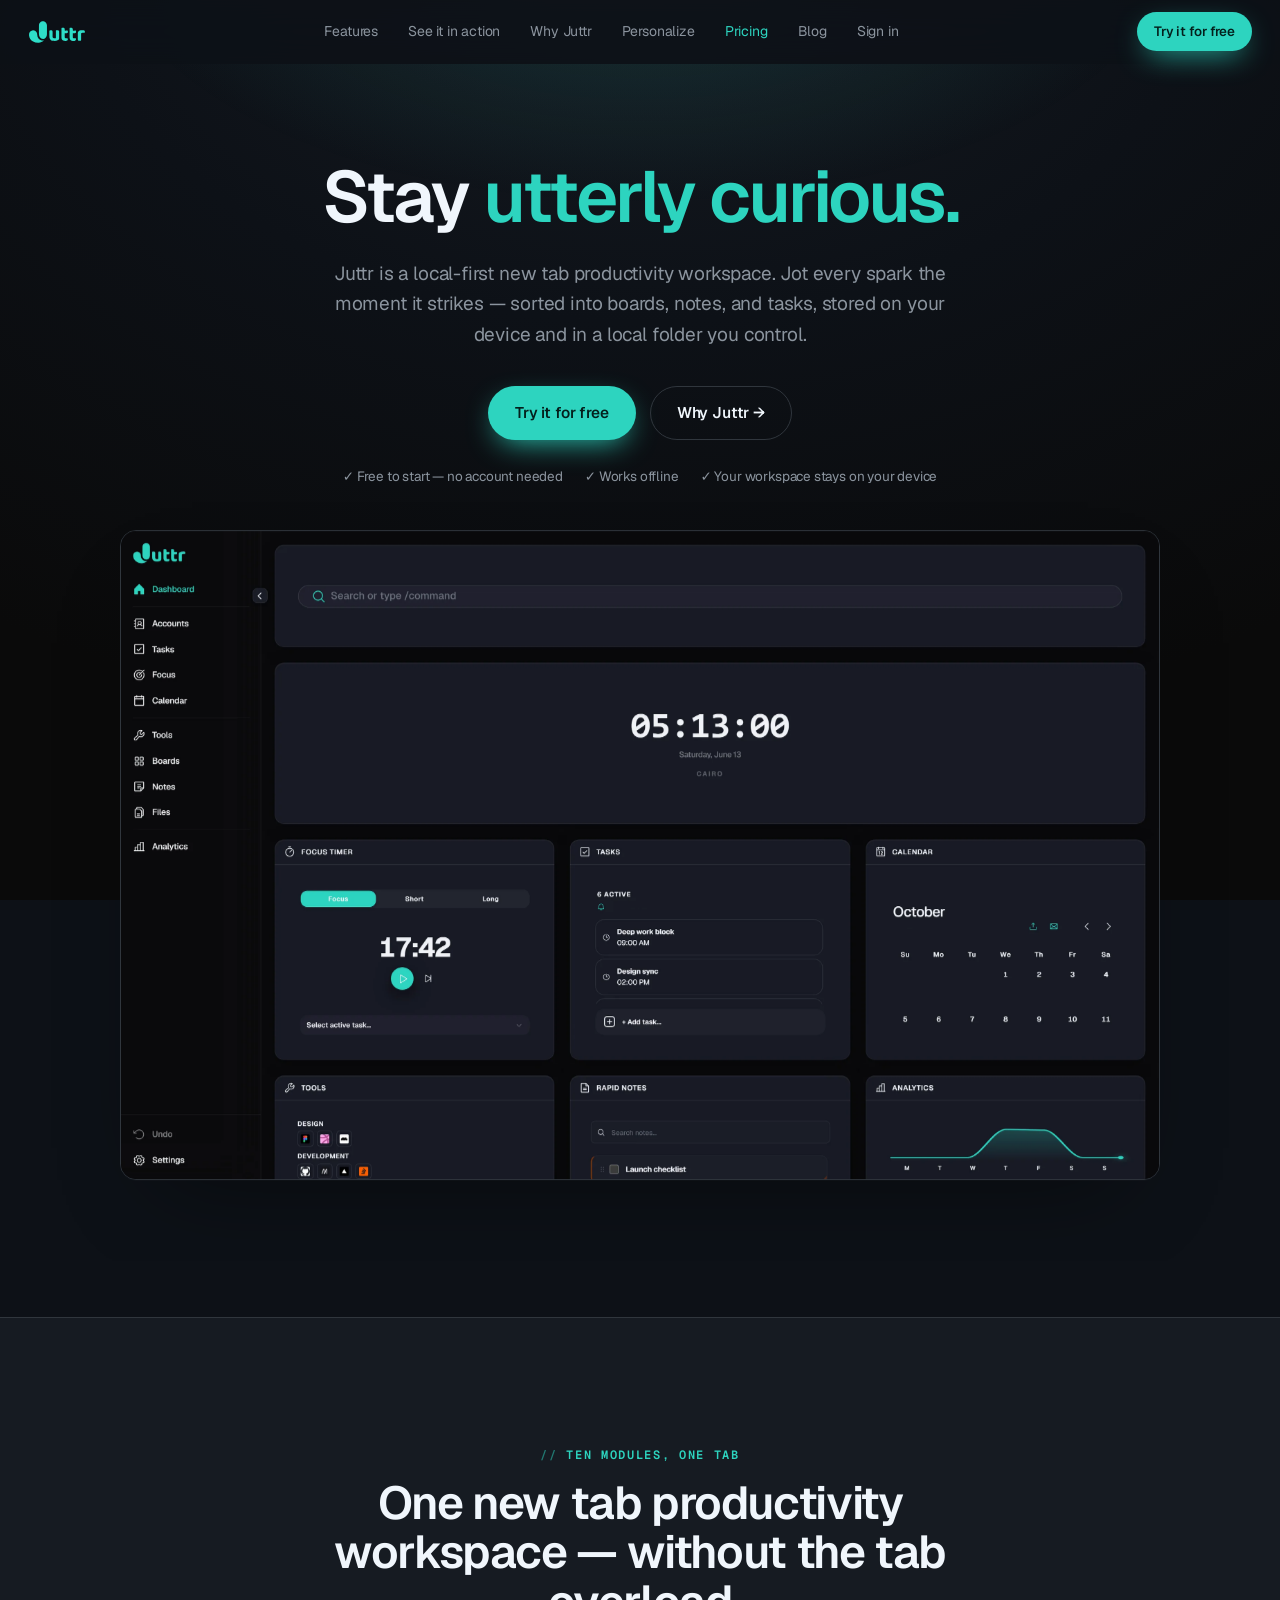
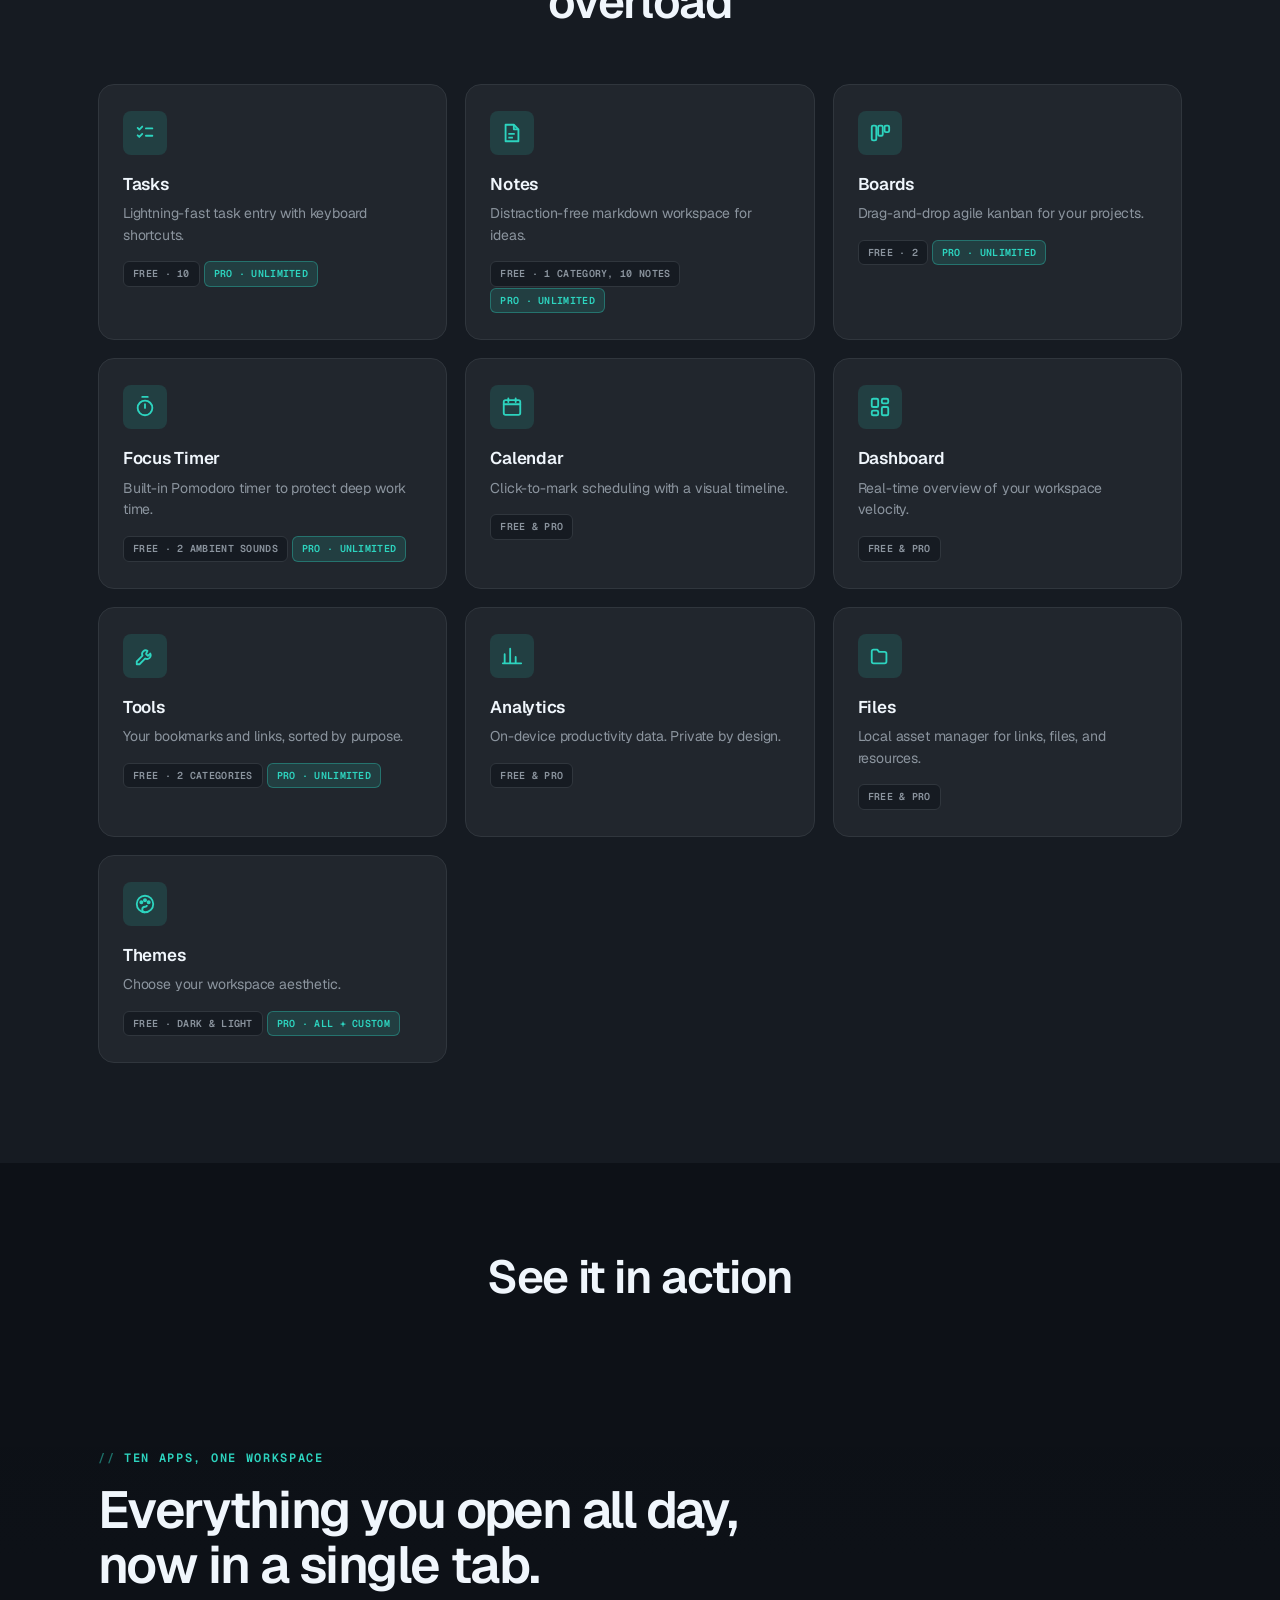
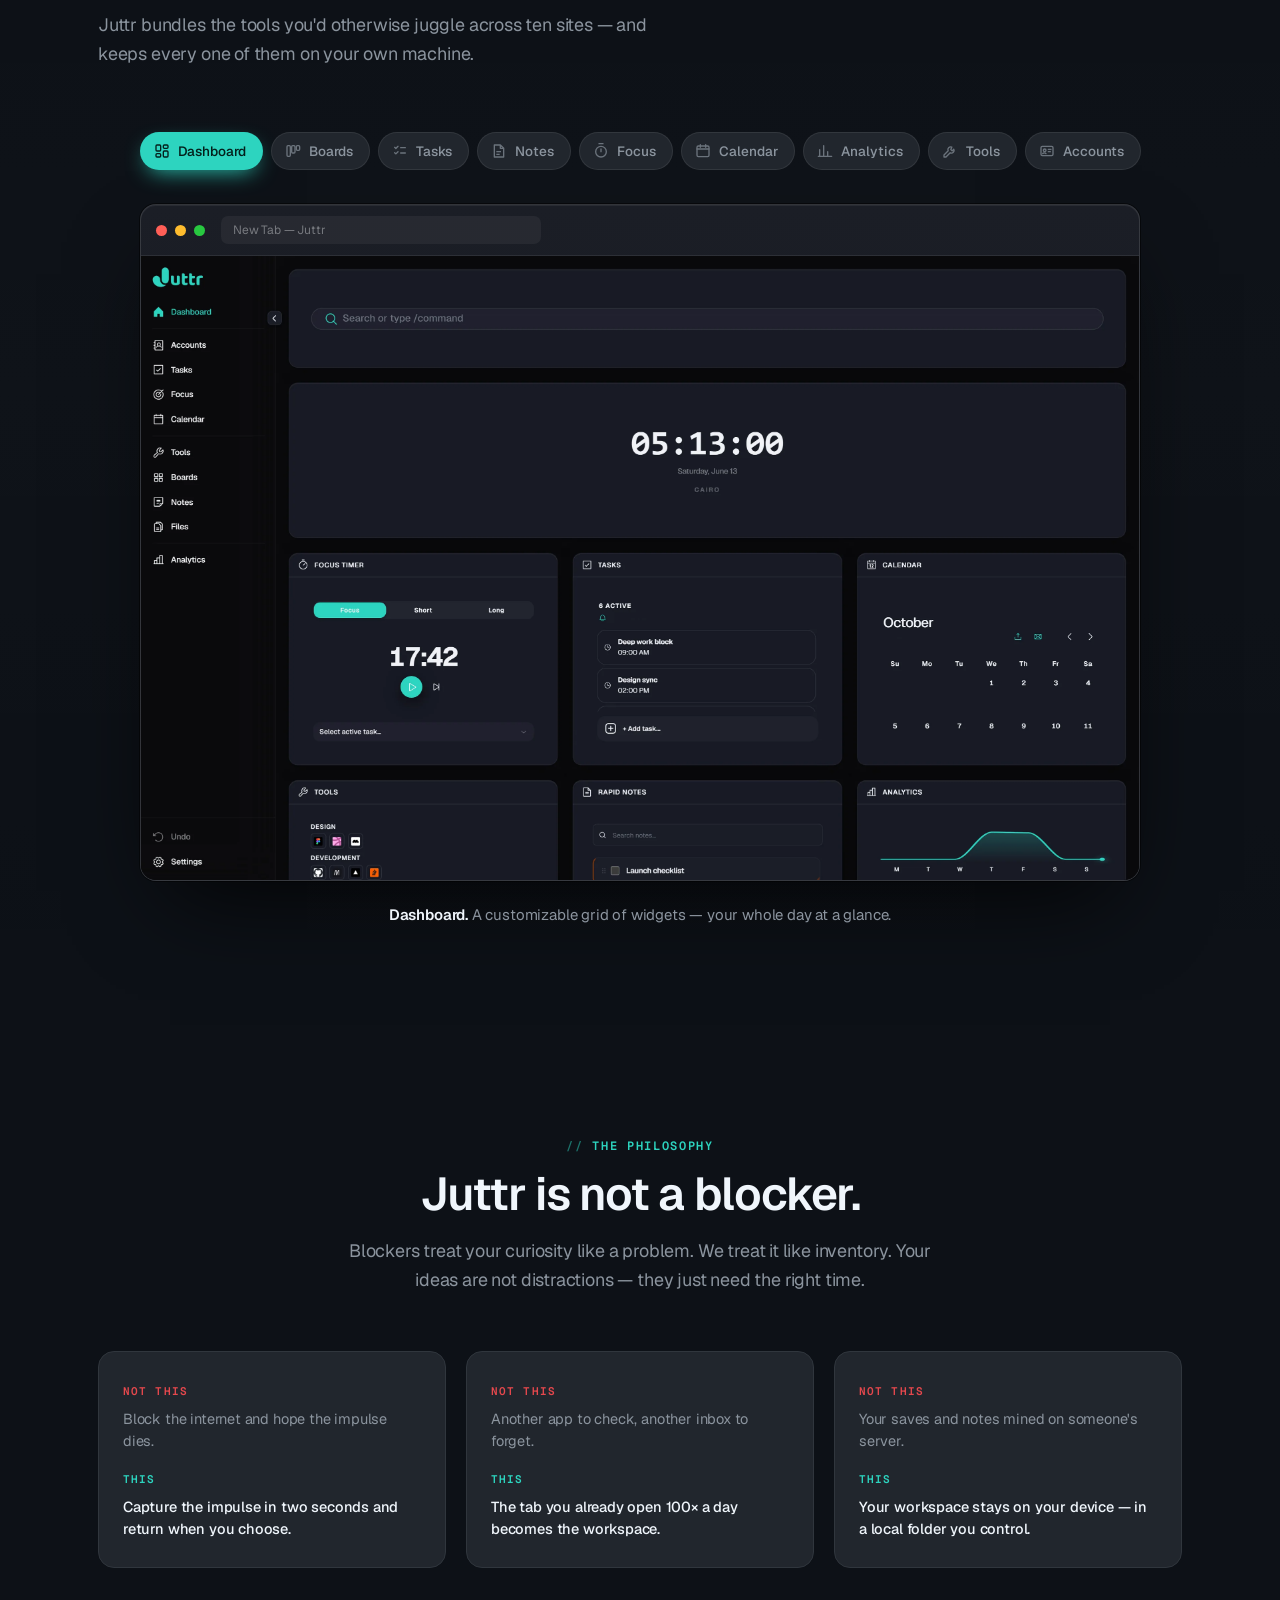
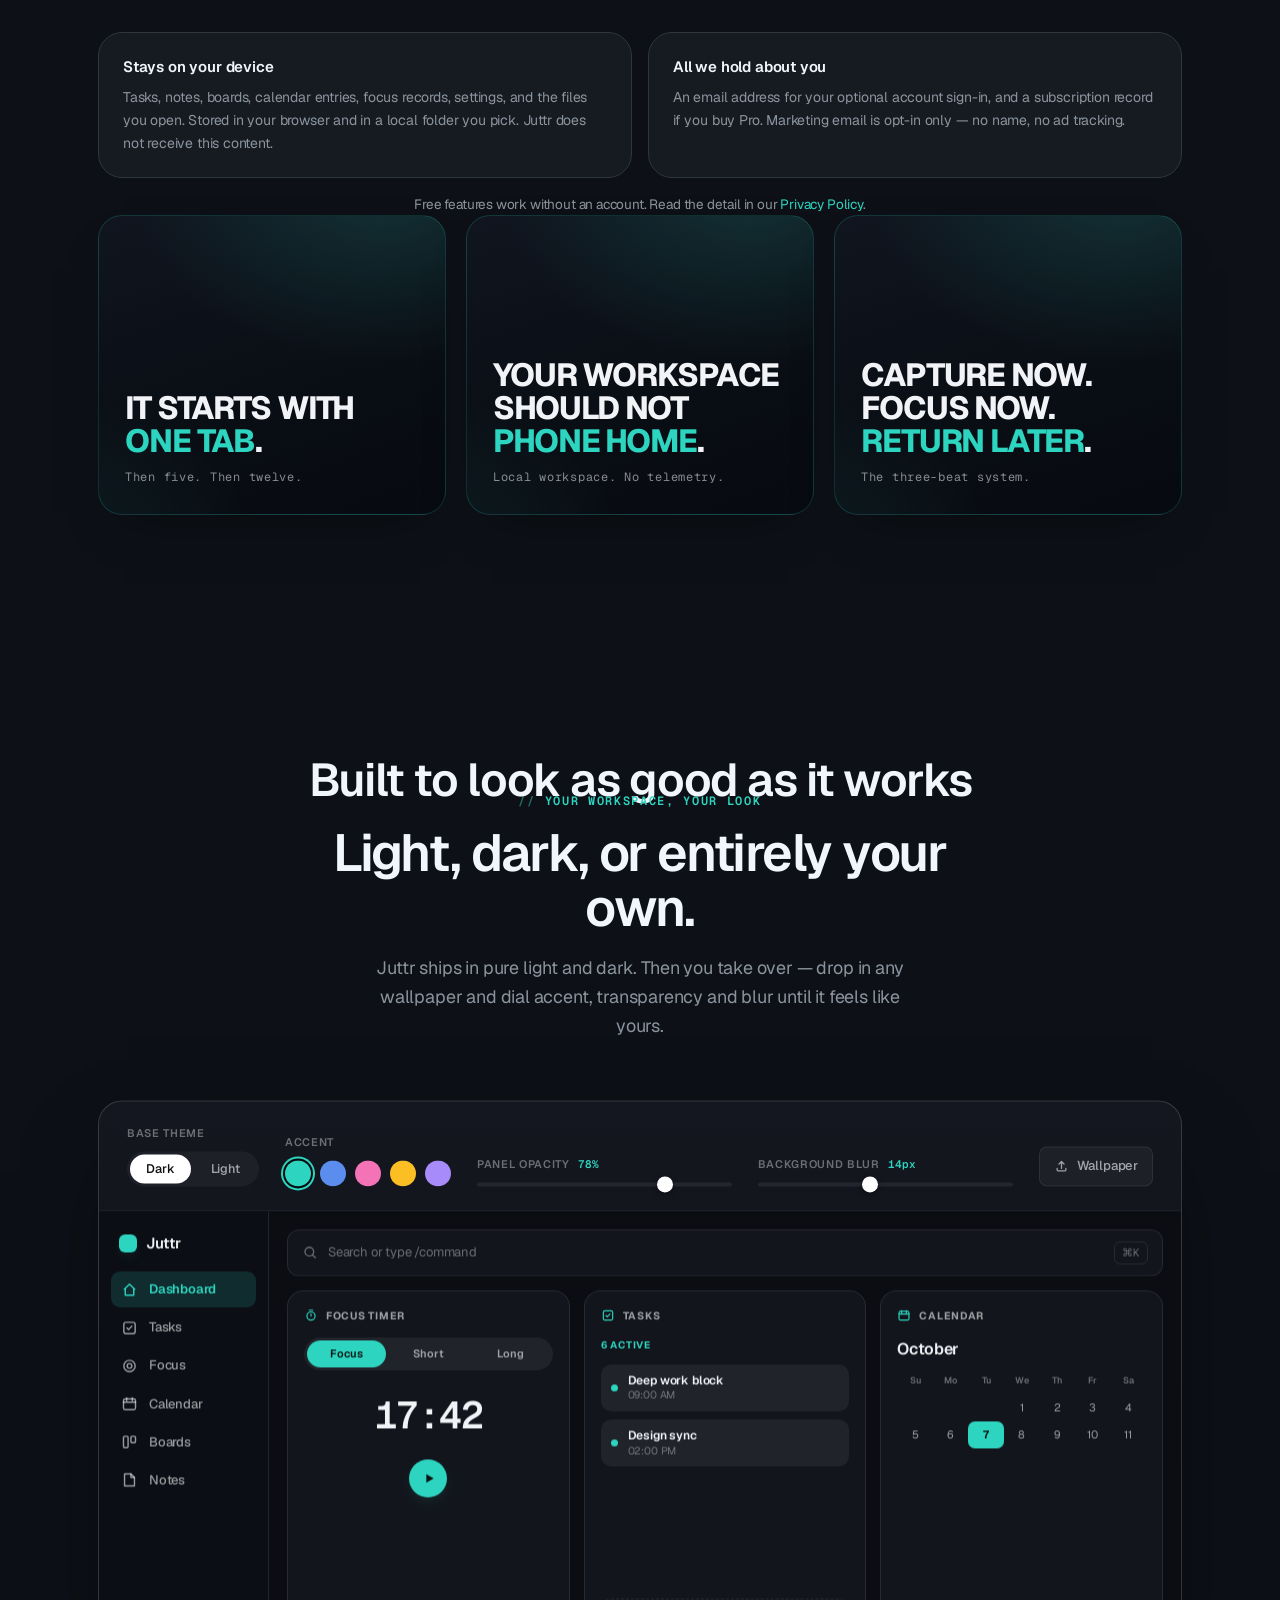
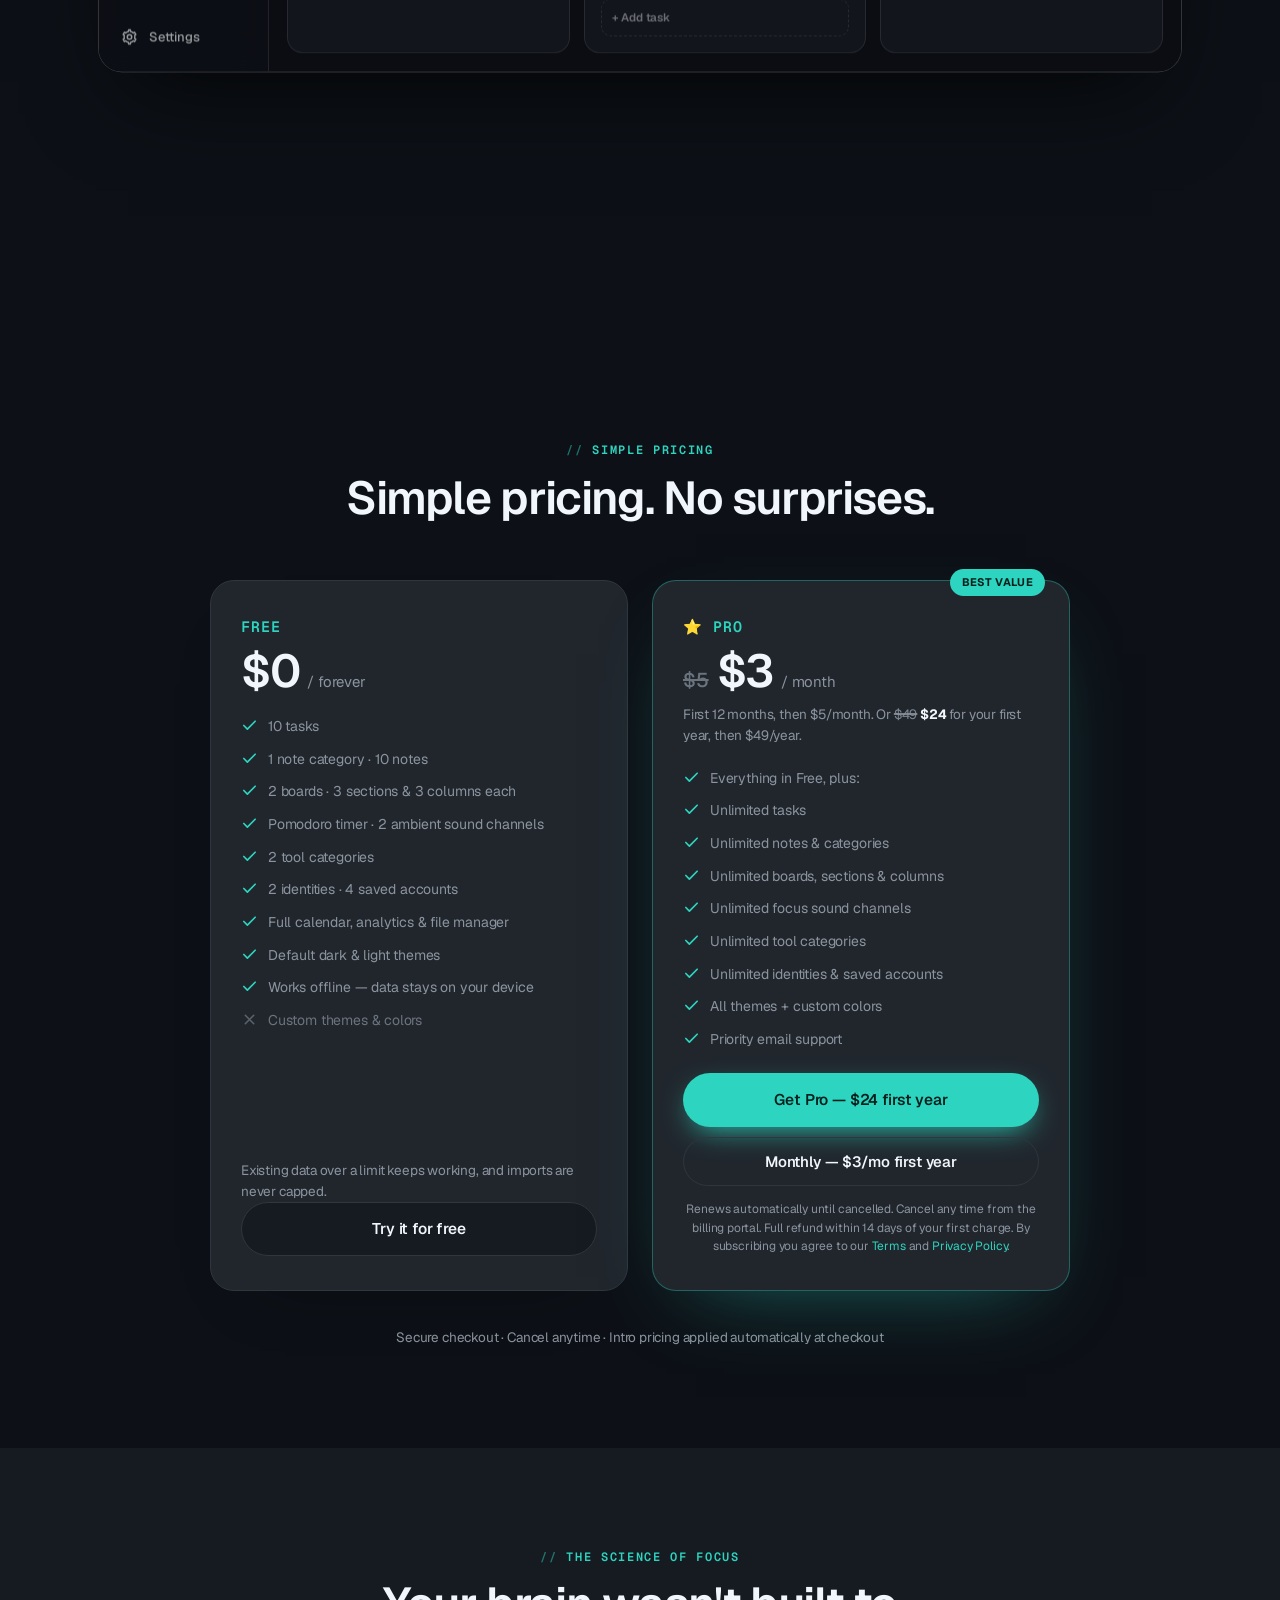
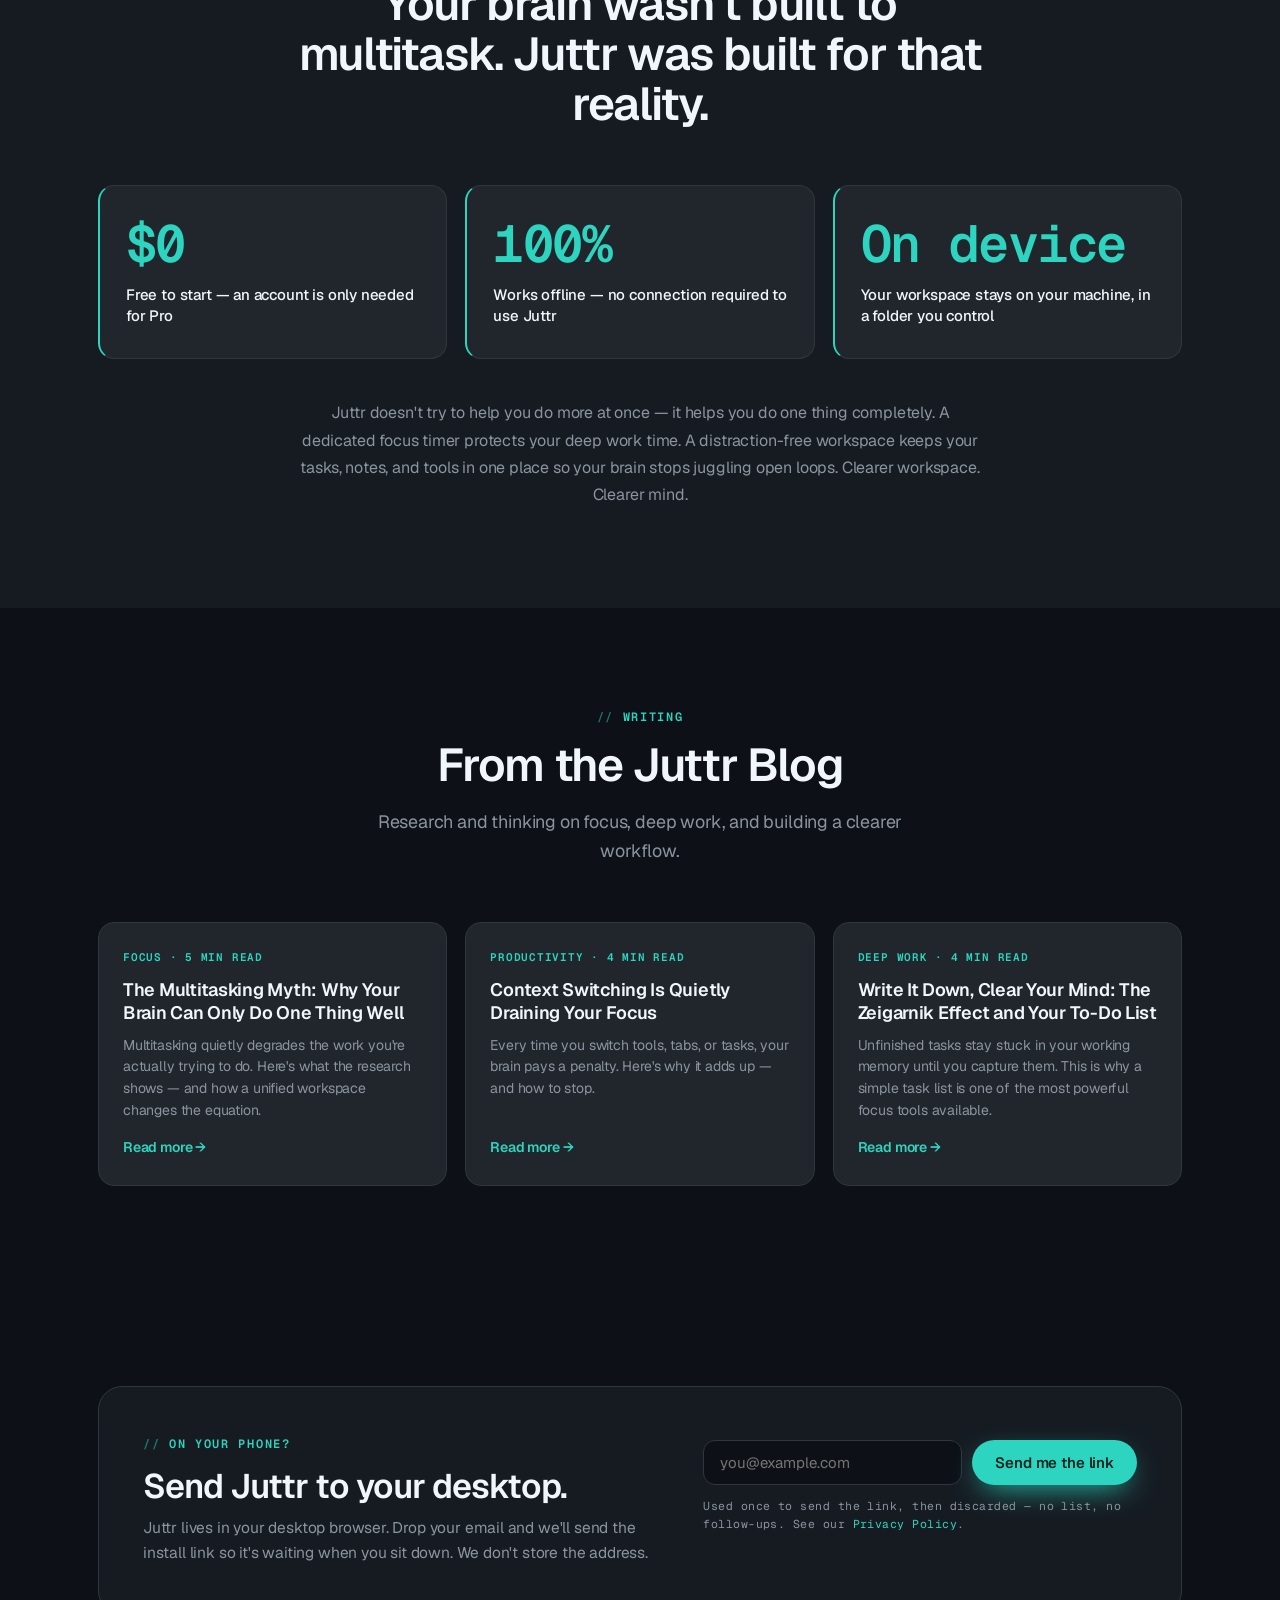
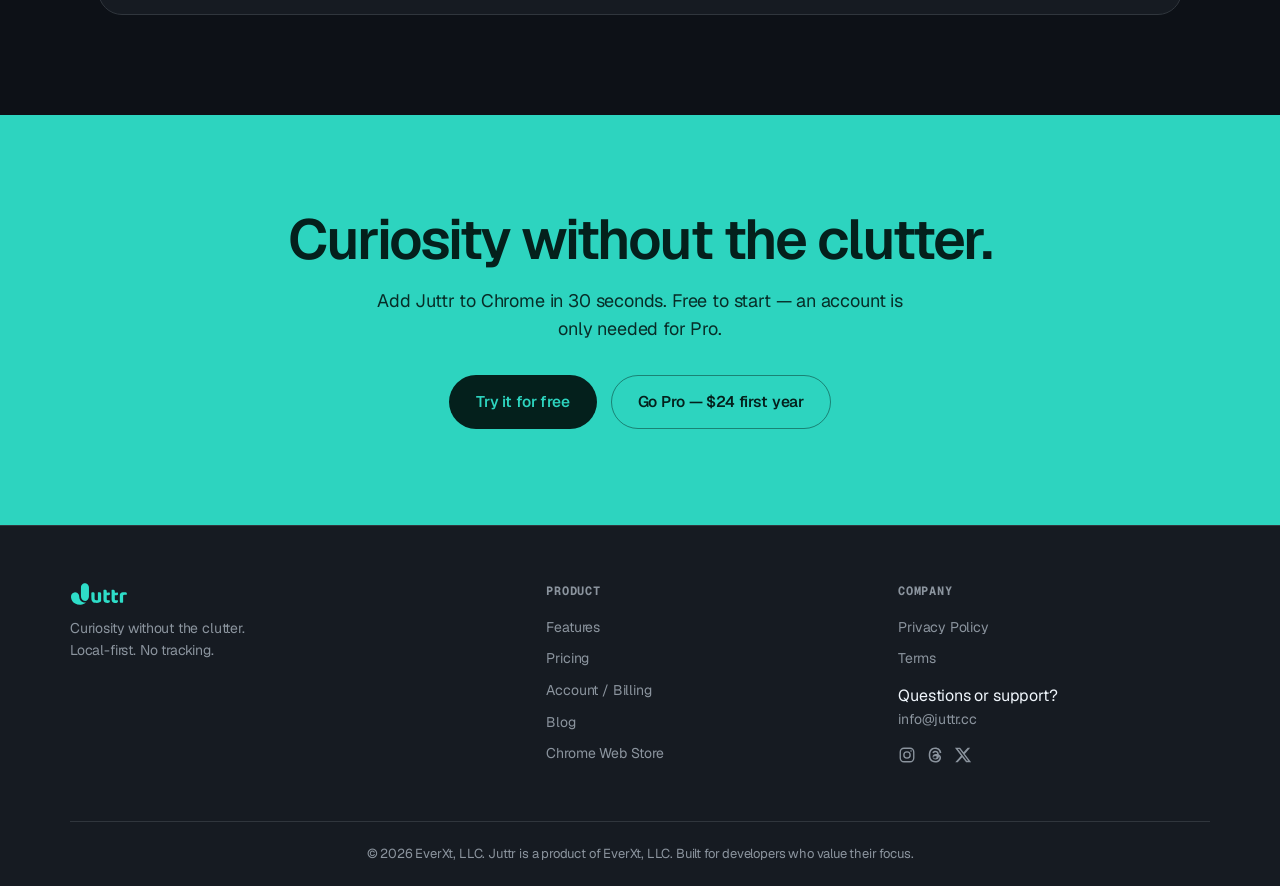
<file: index.html>
<!DOCTYPE html>
<html lang="en">
<head>
  <meta charset="UTF-8" />
  <meta name="viewport" content="width=device-width, initial-scale=1.0" />

  <title>Juttr: Utterly Curious | New Tab Productivity Workspace</title>
<meta name="description" content="Juttr is a local-first new tab productivity workspace with tasks, notes, boards, calendar, focus tools, and local file storage for Chrome." />
  <!-- PREVIEW ONLY — remove this tag at launch. See the checklist in DEPLOY.md.
       Holds juttr-pro-1.vercel.app out of search so it cannot be indexed as a
       duplicate of www.juttr.cc. -->
  <meta name="robots" content="noindex, nofollow" />

  <!-- Open Graph -->
  <meta property="og:title" content="Juttr: Utterly Curious | New Tab Productivity Workspace" />
  <meta property="og:description" content="A local-first new tab productivity workspace for tasks, notes, boards, calendar and focus — stored on your device and in a local folder you control."/>
  <meta property="og:image" content="https://www.juttr.cc/assets/screens/og-cover.jpg" />
  <meta property="og:url" content="https://www.juttr.cc/" />
  <meta property="og:type" content="website" />

  <!-- Twitter -->
  <meta name="twitter:card" content="summary_large_image" />
  <meta name="twitter:site" content="@Juttr_Ext" />
  <meta name="twitter:title" content="Juttr: Utterly Curious | New Tab Productivity Workspace" />
  <meta name="twitter:description" content="A local-first new tab productivity workspace for tasks, notes, boards, calendar and focus — stored on your device." />
  <meta name="twitter:image" content="https://www.juttr.cc/assets/screens/og-cover.jpg" />

  <link rel="canonical" href="https://www.juttr.cc/" />
  <meta name="theme-color" content="#0d1117" />
  <link rel="icon" type="image/png" href="assets/logo.png" />

  <!-- Set theme before paint (no flash). Dark is the only theme the site ships;
       site.js re-asserts it, so this must agree or the page flashes light. -->
  <script>
    document.documentElement.setAttribute('data-theme', 'dark');
  </script>

  <link rel="preload" href="assets/fonts/Geist-Variable.woff2" as="font" type="font/woff2" crossorigin />
  <link rel="stylesheet" href="css/theme.css" />
  <link rel="stylesheet" href="css/preserved.css" />
  <link rel="stylesheet" href="css/site.css" />

  <!-- Schema.org structured data -->
  <script type="application/ld+json">
  {
    "@context": "https://schema.org",
    "@type": "SoftwareApplication",
    "name": "Juttr",
    "applicationCategory": "ProductivityApplication",
    "operatingSystem": "Chrome",
    "offers": [
      { "@type": "Offer", "name": "Free", "price": "0", "priceCurrency": "USD" },
      { "@type": "Offer", "name": "Pro (monthly)", "price": "5", "priceCurrency": "USD" },
      { "@type": "Offer", "name": "Pro (yearly)", "price": "49", "priceCurrency": "USD" },
      { "@type": "Offer", "name": "Pro (monthly, first year)", "price": "3", "priceCurrency": "USD" },
      { "@type": "Offer", "name": "Pro (yearly, first year)", "price": "24", "priceCurrency": "USD" }
    ],
    "description": "A local-first new tab productivity workspace for Chrome with tasks, notes, boards, calendar, focus tools and local file storage. Workspace content is stored on your device and in a local folder you control; a Juttr account is required only for a Pro subscription.",
    "url": "https://www.juttr.cc/",
    "publisher": {
      "@type": "Organization",
      "name": "EverXt, LLC",
      "url": "https://www.juttr.cc/"
    }
  }
  </script>
</head>
<body>

<!-- ════════════════ NAV (C) ════════════════ -->
<nav class="jx-nav" id="nav">
  <a href="#top" class="jx-logo" aria-label="Juttr"><img class="jx-wordmark" src="assets/juttr-wordmark.svg" alt="Juttr" /></a>
  <div class="jx-nav-links" id="nav-links">
    <a href="#features">Features</a>
    <a href="#see-it">See it in action</a>
    <a href="#philosophy">Why Juttr</a>
    <a href="#personalize">Personalize</a>
    <a href="#pricing">Pricing</a>
    <a href="#blog">Blog</a>
    <a href="/account">Sign in</a>
    <a class="jx-btn jx-btn-accent jx-btn-sm jx-nav-cta-m" href="/account?next=install">Try it for free</a>
  </div>
  <div class="jx-nav-right">
    <button class="jx-toggle" id="theme-toggle" type="button" aria-label="Toggle light or dark mode">
      <span class="jx-toggle-icon jx-moon" aria-hidden="true">🌙</span>
      <span class="jx-toggle-icon jx-sun" aria-hidden="true">☀️</span>
      <span class="jx-lbl jx-lbl-dark">Dark</span>
      <span class="jx-lbl jx-lbl-light">Light</span>
    </button>
    <a class="jx-btn jx-btn-accent jx-btn-sm jx-nav-cta-d" href="/account?next=install">Try it for free</a>
    <button class="jx-nav-toggle" id="nav-toggle" type="button" aria-label="Open menu" aria-expanded="false" aria-controls="nav-links">
      <span></span><span></span><span></span>
    </button>
  </div>
</nav>

<span id="top"></span>

<main>

<!-- ════════════════ HERO (D) ════════════════ -->
<header class="jx-hero">
  <div class="jx-hero-inner reveal">
    <h1>Stay <em>utterly curious.</em></h1>
    <p class="jx-hero-sub">
      Juttr is a local-first new tab productivity workspace. Jot every spark the moment it
      strikes — sorted into boards, notes, and tasks, stored on your device and in a local
      folder you control.
    </p>
    <div class="jx-hero-actions">
      <a class="jx-btn jx-btn-accent jx-btn-lg" href="/account?next=install">Try it for free</a>
      <a class="jx-btn jx-btn-outline jx-btn-lg" href="#philosophy">Why Juttr →</a>
    </div>
    <div class="jx-trust">
      <span>✓ Free to start — no account needed</span>
      <span>✓ Works offline</span>
      <span>✓ Your workspace stays on your device</span>
    </div>
  </div>
  <div class="jx-hero-visual reveal">
    <img src="assets/screens/dark-dashboard.webp" width="1600" height="1000" data-parallax="0.05"
         alt="Juttr new tab productivity workspace showing the dashboard with tasks, calendar and focus timer in a Chrome new tab" />
  </div>
</header>

<!-- ════════════════ FEATURES (E) ════════════════ -->
<section class="jx-section jx-features" id="features">
  <div class="jx-wrap">
    <div class="jx-section-head reveal">
      <p class="jx-eyebrow">Ten modules, one tab</p>
      <h2 class="jx-h2">One new tab productivity workspace — without the tab overload</h2>
    </div>
    <div class="jx-feature-grid reveal">

      <div class="jx-feature-card">
        <div class="jx-feature-ico"><svg viewBox="0 0 24 24" fill="none" stroke="currentColor" stroke-width="2" stroke-linecap="round" stroke-linejoin="round"><path d="M4 6.5l1.8 1.8L9 5"/><path d="M4 14.5l1.8 1.8L9 13"/><path d="M13 7h7M13 15h7"/></svg></div>
        <h3>Tasks</h3>
        <p>Lightning-fast task entry with keyboard shortcuts.</p>
        <span class="jx-badge">Free · 10</span> <span class="jx-badge jx-badge-pro">Pro · Unlimited</span>
      </div>

      <div class="jx-feature-card">
        <div class="jx-feature-ico"><svg viewBox="0 0 24 24" fill="none" stroke="currentColor" stroke-width="2" stroke-linejoin="round"><path d="M5 3h9l5 5v13H5z"/><path d="M14 3v5h5"/><path d="M8 13h7M8 17h5"/></svg></div>
        <h3>Notes</h3>
        <p>Distraction-free markdown workspace for ideas.</p>
        <span class="jx-badge">Free · 1 category, 10 notes</span> <span class="jx-badge jx-badge-pro">Pro · Unlimited</span>
      </div>

      <div class="jx-feature-card">
        <div class="jx-feature-ico"><svg viewBox="0 0 24 24" fill="none" stroke="currentColor" stroke-width="2"><rect x="3" y="4" width="5" height="16" rx="1.5"/><rect x="10" y="4" width="5" height="11" rx="1.5"/><rect x="17" y="4" width="5" height="7" rx="1.5"/></svg></div>
        <h3>Boards</h3>
        <p>Drag-and-drop agile kanban for your projects.</p>
        <span class="jx-badge">Free · 2</span> <span class="jx-badge jx-badge-pro">Pro · Unlimited</span>
      </div>

      <div class="jx-feature-card">
        <div class="jx-feature-ico"><svg viewBox="0 0 24 24" fill="none" stroke="currentColor" stroke-width="2"><circle cx="12" cy="13" r="8"/><path d="M12 13V9M9 1h6" stroke-linecap="round"/></svg></div>
        <h3>Focus Timer</h3>
        <p>Built-in Pomodoro timer to protect deep work time.</p>
        <span class="jx-badge">Free · 2 ambient sounds</span> <span class="jx-badge jx-badge-pro">Pro · Unlimited</span>
      </div>

      <div class="jx-feature-card">
        <div class="jx-feature-ico"><svg viewBox="0 0 24 24" fill="none" stroke="currentColor" stroke-width="2"><rect x="3" y="4.5" width="18" height="16" rx="2"/><path d="M3 9h18M8 2.5v4M16 2.5v4" stroke-linecap="round"/></svg></div>
        <h3>Calendar</h3>
        <p>Click-to-mark scheduling with a visual timeline.</p>
        <span class="jx-badge">Free &amp; Pro</span>
      </div>

      <div class="jx-feature-card">
        <div class="jx-feature-ico"><svg viewBox="0 0 24 24" fill="none" stroke="currentColor" stroke-width="2"><rect x="3" y="3" width="7" height="9" rx="1.5"/><rect x="14" y="3" width="7" height="5" rx="1.5"/><rect x="14" y="12" width="7" height="9" rx="1.5"/><rect x="3" y="16" width="7" height="5" rx="1.5"/></svg></div>
        <h3>Dashboard</h3>
        <p>Real-time overview of your workspace velocity.</p>
        <span class="jx-badge">Free &amp; Pro</span>
      </div>

      <div class="jx-feature-card">
        <div class="jx-feature-ico"><svg viewBox="0 0 24 24" fill="none" stroke="currentColor" stroke-width="2" stroke-linecap="round" stroke-linejoin="round"><path d="M14.7 6.3a4 4 0 0 0-5.4 5.4L3 18v3h3l6.3-6.3a4 4 0 0 0 5.4-5.4l-2.5 2.5-2-2z"/></svg></div>
        <h3>Tools</h3>
        <p>Your bookmarks and links, sorted by purpose.</p>
        <span class="jx-badge">Free · 2 categories</span> <span class="jx-badge jx-badge-pro">Pro · Unlimited</span>
      </div>

      <div class="jx-feature-card">
        <div class="jx-feature-ico"><svg viewBox="0 0 24 24" fill="none" stroke="currentColor" stroke-width="2" stroke-linecap="round"><path d="M4 20V10M10 20V4M16 20v-7M22 20H2"/></svg></div>
        <h3>Analytics</h3>
        <p>On-device productivity data. Private by design.</p>
        <span class="jx-badge">Free &amp; Pro</span>
      </div>

      <div class="jx-feature-card">
        <div class="jx-feature-ico"><svg viewBox="0 0 24 24" fill="none" stroke="currentColor" stroke-width="2" stroke-linejoin="round"><path d="M3 7a2 2 0 0 1 2-2h4l2 2.5h6a2 2 0 0 1 2 2V18a2 2 0 0 1-2 2H5a2 2 0 0 1-2-2z"/></svg></div>
        <h3>Files</h3>
        <p>Local asset manager for links, files, and resources.</p>
        <span class="jx-badge">Free &amp; Pro</span>
      </div>

      <div class="jx-feature-card">
        <div class="jx-feature-ico"><svg viewBox="0 0 24 24" fill="none" stroke="currentColor" stroke-width="2"><circle cx="12" cy="12" r="9"/><circle cx="8" cy="10" r="1.2" fill="currentColor"/><circle cx="12" cy="8" r="1.2" fill="currentColor"/><circle cx="16" cy="10" r="1.2" fill="currentColor"/><path d="M12 21a3 3 0 0 1 0-6 2 2 0 0 0 2-2"/></svg></div>
        <h3>Themes</h3>
        <p>Choose your workspace aesthetic.</p>
        <span class="jx-badge">Free · Dark &amp; light</span> <span class="jx-badge jx-badge-pro">Pro · All + custom</span>
      </div>

    </div>
  </div>
</section>

<!-- ════════════════ SEE IT IN ACTION (F — preserved #apps) ════════════════ -->
<div class="jx-island-head reveal" id="see-it">
  <h2 class="jx-h2">See it in action</h2>
</div>
<div class="juttr-island">
  <section class="section apps" id="apps">
    <div class="wrap">
      <div class="section-head reveal">
        <p class="eyebrow">Ten apps, one workspace</p>
        <h2 class="section-title">Everything you open all day,<br />now in a single tab.</h2>
        <p class="section-sub">Juttr bundles the tools you'd otherwise juggle across ten sites — and keeps every one of them on your own machine.</p>
      </div>
      <div class="showcase reveal">
        <div class="showcase-rail" id="showcaseRail" role="tablist" aria-label="Juttr apps">
          <!-- buttons injected by widgets.js -->
        </div>
        <div class="showcase-stage">
          <div class="browser-frame">
            <div class="bf-bar">
              <span class="bf-dot bf-r"></span><span class="bf-dot bf-y"></span><span class="bf-dot bf-g"></span>
              <span class="bf-url" id="showcaseUrl">New Tab — Juttr</span>
            </div>
            <div class="bf-shot showcase-shot" id="showcaseShot">
              <!-- images injected by widgets.js -->
            </div>
          </div>
          <p class="showcase-caption" id="showcaseCaption"></p>
        </div>
      </div>
    </div>
  </section>
</div>

<!-- ════════════════ PHILOSOPHY (§6.4 — "Juttr is not a blocker") ════════════════ -->
<section class="jx-section jx-philosophy" id="philosophy">
  <div class="jx-wrap">
    <div class="jx-section-head reveal">
      <p class="jx-eyebrow">The philosophy</p>
      <h2 class="jx-h2">Juttr is not a blocker.</h2>
      <p class="jx-sub">
        Blockers treat your curiosity like a problem. We treat it like inventory.
        Your ideas are not distractions — they just need the right time.
      </p>
    </div>

    <div class="jx-vs-grid reveal">
      <div class="jx-vs-card">
        <span class="jx-vs-no">Not this</span>
        <p>Block the internet and hope the impulse dies.</p>
        <span class="jx-vs-yes">This</span>
        <p class="jx-vs-right">Capture the impulse in two seconds and return when you choose.</p>
      </div>
      <div class="jx-vs-card">
        <span class="jx-vs-no">Not this</span>
        <p>Another app to check, another inbox to forget.</p>
        <span class="jx-vs-yes">This</span>
        <p class="jx-vs-right">The tab you already open 100&times; a day becomes the workspace.</p>
      </div>
      <div class="jx-vs-card">
        <span class="jx-vs-no">Not this</span>
        <p>Your saves and notes mined on someone's server.</p>
        <span class="jx-vs-yes">This</span>
        <p class="jx-vs-right">Your workspace stays on your device — in a local folder you control.</p>
      </div>
    </div>

    <!-- What is local, and what is not — the honest split. -->
    <div class="jx-split reveal">
      <div class="jx-split-card">
        <h3>Stays on your device</h3>
        <p>Tasks, notes, boards, calendar entries, focus records, settings, and the files you open. Stored in your browser and in a local folder you pick. Juttr does not receive this content.</p>
      </div>
      <div class="jx-split-card">
        <h3>All we hold about you</h3>
        <p>An email address for your optional account sign-in, and a subscription record if you buy Pro. Marketing email is opt-in only — no name, no ad tracking.</p>
      </div>
    </div>
    <p class="jx-split-note reveal">
      Free features work without an account. Read the detail in our <a href="/privacy">Privacy Policy</a>.
    </p>

    <!-- Campaign band (§6.3) — links to Instagram -->
    <div class="jx-poster-band reveal">
      <a class="jx-poster" href="https://www.instagram.com/juttr_ext/" target="_blank" rel="noopener" aria-label="Juttr on Instagram — It starts with one tab">
        <span class="jx-poster-head">It starts with <em>one tab</em>.</span>
        <span class="jx-poster-sub">Then five. Then twelve.</span>
      </a>
      <a class="jx-poster" href="https://www.instagram.com/juttr_ext/" target="_blank" rel="noopener" aria-label="Juttr on Instagram — Your workspace should not phone home">
        <span class="jx-poster-head">Your workspace should not <em>phone home</em>.</span>
        <span class="jx-poster-sub">Local workspace. No telemetry.</span>
      </a>
      <a class="jx-poster" href="https://www.instagram.com/juttr_ext/" target="_blank" rel="noopener" aria-label="Juttr on Instagram — Capture now, focus now, return later">
        <span class="jx-poster-head">Capture now. Focus now. <em>Return later</em>.</span>
        <span class="jx-poster-sub">The three-beat system.</span>
      </a>
    </div>
    <p class="jx-poster-follow reveal">
      One idea like this, every day →
      <a href="https://www.instagram.com/juttr_ext/" target="_blank" rel="noopener">Follow @juttr_ext</a>
    </p>
  </div>
</section>

<!-- ════════════════ PERSONALIZE / THEMES (H — preserved #themes) ════════════════ -->
<div class="jx-island-head reveal" id="personalize">
  <h2 class="jx-h2">Built to look as good as it works</h2>
</div>
<div class="juttr-island" data-parallax="0.03">
  <section class="section themes" id="themes">
    <div class="wrap">
      <div class="section-head center reveal">
        <p class="eyebrow">Your workspace, your look</p>
        <h2 class="section-title">Light, dark, or entirely your own.</h2>
        <p class="section-sub">Juttr ships in pure light and dark. Then you take over — drop in any wallpaper and dial accent, transparency and blur until it feels like yours.</p>
      </div>
      <div class="theme-demo reveal">
        <div class="theme-controls">
          <div class="ctrl">
            <span class="ctrl-label">Base theme</span>
            <div class="seg" id="modePills">
              <button class="seg-btn active" data-mode="dark">Dark</button>
              <button class="seg-btn" data-mode="light">Light</button>
            </div>
          </div>
          <div class="ctrl">
            <span class="ctrl-label">Accent</span>
            <div class="swatches" id="swatches" role="group" aria-label="Accent colour">
              <button class="swatch active" type="button" data-color="#2dd4bf" style="--c:#2dd4bf" aria-label="Teal accent"></button>
              <button class="swatch" type="button" data-color="#5b8def" style="--c:#5b8def" aria-label="Blue accent"></button>
              <button class="swatch" type="button" data-color="#f472b6" style="--c:#f472b6" aria-label="Pink accent"></button>
              <button class="swatch" type="button" data-color="#fbbf24" style="--c:#fbbf24" aria-label="Amber accent"></button>
              <button class="swatch" type="button" data-color="#a78bfa" style="--c:#a78bfa" aria-label="Violet accent"></button>
            </div>
          </div>
          <div class="ctrl grow">
            <label class="ctrl-label" for="opacitySlider">Panel opacity <em id="opacityVal">78%</em></label>
            <input type="range" id="opacitySlider" min="10" max="100" value="78" />
          </div>
          <div class="ctrl grow">
            <label class="ctrl-label" for="blurSlider">Background blur <em id="blurVal">14px</em></label>
            <input type="range" id="blurSlider" min="0" max="32" value="14" />
          </div>
          <label class="upload-btn">
            <svg viewBox="0 0 24 24" width="15" height="15"><path d="M12 16V5m0 0L8 9m4-4 4 4" stroke="currentColor" stroke-width="2" fill="none" stroke-linecap="round" stroke-linejoin="round"/><path d="M5 16v2a2 2 0 0 0 2 2h10a2 2 0 0 0 2-2v-2" fill="none" stroke="currentColor" stroke-width="2" stroke-linecap="round"/></svg>
            Wallpaper
            <input type="file" id="bgUpload" accept="image/*" hidden />
          </label>
        </div>

        <div class="theme-preview" id="themePreview">
          <div class="tp-bg" id="tpBg"></div>
          <div class="tp-overlay" id="tpOverlay"></div>
          <div class="tp-ui" id="tpUi">
            <aside class="tp-side">
              <div class="tp-brand">
                <span class="tp-brand-mark"></span>
                <span class="tp-brand-name">Juttr</span>
              </div>
              <nav class="tp-nav">
                <span class="tp-nav-item active">
                  <svg viewBox="0 0 24 24" fill="none" stroke="currentColor" stroke-width="2" stroke-linejoin="round"><path d="M4 11.5 12 4l8 7.5"/><path d="M6 10v9.5h12V10"/></svg>
                  <span>Dashboard</span>
                </span>
                <span class="tp-nav-item">
                  <svg viewBox="0 0 24 24" fill="none" stroke="currentColor" stroke-width="2" stroke-linecap="round" stroke-linejoin="round"><rect x="4" y="4" width="16" height="16" rx="3"/><path d="M8.4 12l2.3 2.3 4.6-4.8"/></svg>
                  <span>Tasks</span>
                </span>
                <span class="tp-nav-item">
                  <svg viewBox="0 0 24 24" fill="none" stroke="currentColor" stroke-width="2"><circle cx="12" cy="12" r="8"/><circle cx="12" cy="12" r="3.3"/></svg>
                  <span>Focus</span>
                </span>
                <span class="tp-nav-item">
                  <svg viewBox="0 0 24 24" fill="none" stroke="currentColor" stroke-width="2"><rect x="3.5" y="5" width="17" height="15" rx="2.5"/><path d="M3.5 9.5h17M8 3.5v4M16 3.5v4" stroke-linecap="round"/></svg>
                  <span>Calendar</span>
                </span>
                <span class="tp-nav-item">
                  <svg viewBox="0 0 24 24" fill="none" stroke="currentColor" stroke-width="2"><rect x="3.5" y="4" width="6.5" height="16" rx="1.6"/><rect x="14" y="4" width="6.5" height="9" rx="1.6"/></svg>
                  <span>Boards</span>
                </span>
                <span class="tp-nav-item">
                  <svg viewBox="0 0 24 24" fill="none" stroke="currentColor" stroke-width="2" stroke-linejoin="round"><path d="M5 3.5h9l5 5V20.5H5z"/><path d="M14 3.5v5h5" stroke-linecap="round"/></svg>
                  <span>Notes</span>
                </span>
              </nav>
              <span class="tp-nav-item tp-nav-foot">
                <svg viewBox="0 0 24 24" fill="none" stroke="currentColor" stroke-width="2"><circle cx="12" cy="12" r="3.2"/><path d="M19.3 14.2a7.4 7.4 0 0 0 0-4.4l1.6-1.3-1.7-2.9-1.9.8a7.4 7.4 0 0 0-3.8-2.2L13.1 2h-2.2l-.4 2.2a7.4 7.4 0 0 0-3.8 2.2l-1.9-.8L3.1 8.5l1.6 1.3a7.4 7.4 0 0 0 0 4.4l-1.6 1.3 1.7 2.9 1.9-.8a7.4 7.4 0 0 0 3.8 2.2l.4 2.2h2.2l.4-2.2a7.4 7.4 0 0 0 3.8-2.2l1.9.8 1.7-2.9z"/></svg>
                <span>Settings</span>
              </span>
            </aside>
            <div class="tp-main">
              <div class="tp-search">
                <svg viewBox="0 0 24 24" fill="none" stroke="currentColor" stroke-width="2"><circle cx="11" cy="11" r="6.5"/><path d="M20 20l-3.6-3.6" stroke-linecap="round"/></svg>
                <span class="tp-search-text">Search or type /command</span>
                <span class="tp-kbd">⌘K</span>
              </div>
              <div class="tp-grid">
                <div class="tp-card tp-w">
                  <div class="tp-w-head">
                    <svg viewBox="0 0 24 24" fill="none" stroke="currentColor" stroke-width="2"><circle cx="12" cy="13" r="7"/><path d="M12 13V9.5M9 3h6" stroke-linecap="round"/></svg>
                    Focus Timer
                  </div>
                  <div class="tp-seg">
                    <span class="tp-seg-btn active">Focus</span>
                    <span class="tp-seg-btn">Short</span>
                    <span class="tp-seg-btn">Long</span>
                  </div>
                  <span class="tp-timer">17:42</span>
                  <span class="tp-play">
                    <svg viewBox="0 0 24 24" fill="currentColor"><path d="M8 5.5v13l11-6.5z"/></svg>
                  </span>
                </div>

                <div class="tp-card tp-w">
                  <div class="tp-w-head">
                    <svg viewBox="0 0 24 24" fill="none" stroke="currentColor" stroke-width="2" stroke-linecap="round" stroke-linejoin="round"><rect x="4" y="4" width="16" height="16" rx="3"/><path d="M8.4 12l2.3 2.3 4.6-4.8"/></svg>
                    Tasks
                  </div>
                  <span class="tp-count">6 Active</span>
                  <div class="tp-task">
                    <span class="tp-task-dot"></span>
                    <span class="tp-task-body"><b>Deep work block</b><i>09:00 AM</i></span>
                  </div>
                  <div class="tp-task">
                    <span class="tp-task-dot"></span>
                    <span class="tp-task-body"><b>Design sync</b><i>02:00 PM</i></span>
                  </div>
                  <div class="tp-add">+ Add task</div>
                </div>

                <div class="tp-card tp-w tp-cal">
                  <div class="tp-w-head">
                    <svg viewBox="0 0 24 24" fill="none" stroke="currentColor" stroke-width="2"><rect x="3.5" y="5" width="17" height="15" rx="2.5"/><path d="M3.5 9.5h17M8 3.5v4M16 3.5v4" stroke-linecap="round"/></svg>
                    Calendar
                  </div>
                  <span class="tp-month">October</span>
                  <div class="tp-week"><span>Su</span><span>Mo</span><span>Tu</span><span>We</span><span>Th</span><span>Fr</span><span>Sa</span></div>
                  <div class="tp-days">
                    <span></span><span></span><span></span><span>1</span><span>2</span><span>3</span><span>4</span>
                    <span>5</span><span>6</span><span class="today">7</span><span>8</span><span>9</span><span>10</span><span>11</span>
                  </div>
                </div>
              </div>
            </div>
          </div>
        </div>
      </div>
    </div>
  </section>
</div>

<!-- ════════════════ PRICING (G) ════════════════ -->
<section class="jx-section" id="pricing">
  <div class="jx-wrap">
    <div class="jx-section-head reveal">
      <p class="jx-eyebrow">Simple pricing</p>
      <h2 class="jx-h2">Simple pricing. No surprises.</h2>
    </div>
    <div class="jx-price-grid reveal">

      <!-- Free -->
      <div class="jx-price-card">
        <p class="jx-price-name">Free</p>
        <p class="jx-price-amount"><span class="jx-price-num">$0</span><span class="jx-price-per">/ forever</span></p>
        <ul class="jx-price-list">
          <li class="yes"><svg viewBox="0 0 24 24" fill="none" stroke="currentColor" stroke-width="2.4" stroke-linecap="round" stroke-linejoin="round"><polyline points="20 6 9 17 4 12"/></svg> 10 tasks</li>
          <li class="yes"><svg viewBox="0 0 24 24" fill="none" stroke="currentColor" stroke-width="2.4" stroke-linecap="round" stroke-linejoin="round"><polyline points="20 6 9 17 4 12"/></svg> 1 note category · 10 notes</li>
          <li class="yes"><svg viewBox="0 0 24 24" fill="none" stroke="currentColor" stroke-width="2.4" stroke-linecap="round" stroke-linejoin="round"><polyline points="20 6 9 17 4 12"/></svg> 2 boards · 3 sections &amp; 3 columns each</li>
          <li class="yes"><svg viewBox="0 0 24 24" fill="none" stroke="currentColor" stroke-width="2.4" stroke-linecap="round" stroke-linejoin="round"><polyline points="20 6 9 17 4 12"/></svg> Pomodoro timer · 2 ambient sound channels</li>
          <li class="yes"><svg viewBox="0 0 24 24" fill="none" stroke="currentColor" stroke-width="2.4" stroke-linecap="round" stroke-linejoin="round"><polyline points="20 6 9 17 4 12"/></svg> 2 tool categories</li>
          <li class="yes"><svg viewBox="0 0 24 24" fill="none" stroke="currentColor" stroke-width="2.4" stroke-linecap="round" stroke-linejoin="round"><polyline points="20 6 9 17 4 12"/></svg> 2 identities · 4 saved accounts</li>
          <li class="yes"><svg viewBox="0 0 24 24" fill="none" stroke="currentColor" stroke-width="2.4" stroke-linecap="round" stroke-linejoin="round"><polyline points="20 6 9 17 4 12"/></svg> Full calendar, analytics &amp; file manager</li>
          <li class="yes"><svg viewBox="0 0 24 24" fill="none" stroke="currentColor" stroke-width="2.4" stroke-linecap="round" stroke-linejoin="round"><polyline points="20 6 9 17 4 12"/></svg> Default dark &amp; light themes</li>
          <li class="yes"><svg viewBox="0 0 24 24" fill="none" stroke="currentColor" stroke-width="2.4" stroke-linecap="round" stroke-linejoin="round"><polyline points="20 6 9 17 4 12"/></svg> Works offline — data stays on your device</li>
          <li class="no"><svg viewBox="0 0 24 24" fill="none" stroke="currentColor" stroke-width="2.2" stroke-linecap="round"><path d="M6 6l12 12M18 6L6 18"/></svg> Custom themes &amp; colors</li>
        </ul>
        <p class="jx-price-note">Existing data over a limit keeps working, and imports are never capped.</p>
        <div class="jx-price-actions">
          <a class="jx-btn jx-btn-ghost jx-btn-lg" href="/account?next=install">Try it for free</a>
        </div>
      </div>

      <!-- Pro -->
      <div class="jx-price-card jx-price-card-pro">
        <span class="jx-price-badge">BEST VALUE</span>
        <p class="jx-price-name">⭐ Pro</p>
        <p class="jx-price-amount">
          <span class="jx-price-was"><span class="jx-sr-only">Regular price </span><s>$5</s></span>
          <span class="jx-price-num">$3</span><span class="jx-price-per">/ month</span>
        </p>
        <p class="jx-price-note">
          First 12 months, then $5/month. Or
          <strong><s>$49</s> $24</strong> for your first year, then $49/year.
        </p>
        <ul class="jx-price-list">
          <li class="yes"><svg viewBox="0 0 24 24" fill="none" stroke="currentColor" stroke-width="2.4" stroke-linecap="round" stroke-linejoin="round"><polyline points="20 6 9 17 4 12"/></svg> Everything in Free, plus:</li>
          <li class="yes"><svg viewBox="0 0 24 24" fill="none" stroke="currentColor" stroke-width="2.4" stroke-linecap="round" stroke-linejoin="round"><polyline points="20 6 9 17 4 12"/></svg> Unlimited tasks</li>
          <li class="yes"><svg viewBox="0 0 24 24" fill="none" stroke="currentColor" stroke-width="2.4" stroke-linecap="round" stroke-linejoin="round"><polyline points="20 6 9 17 4 12"/></svg> Unlimited notes &amp; categories</li>
          <li class="yes"><svg viewBox="0 0 24 24" fill="none" stroke="currentColor" stroke-width="2.4" stroke-linecap="round" stroke-linejoin="round"><polyline points="20 6 9 17 4 12"/></svg> Unlimited boards, sections &amp; columns</li>
          <li class="yes"><svg viewBox="0 0 24 24" fill="none" stroke="currentColor" stroke-width="2.4" stroke-linecap="round" stroke-linejoin="round"><polyline points="20 6 9 17 4 12"/></svg> Unlimited focus sound channels</li>
          <li class="yes"><svg viewBox="0 0 24 24" fill="none" stroke="currentColor" stroke-width="2.4" stroke-linecap="round" stroke-linejoin="round"><polyline points="20 6 9 17 4 12"/></svg> Unlimited tool categories</li>
          <li class="yes"><svg viewBox="0 0 24 24" fill="none" stroke="currentColor" stroke-width="2.4" stroke-linecap="round" stroke-linejoin="round"><polyline points="20 6 9 17 4 12"/></svg> Unlimited identities &amp; saved accounts</li>
          <li class="yes"><svg viewBox="0 0 24 24" fill="none" stroke="currentColor" stroke-width="2.4" stroke-linecap="round" stroke-linejoin="round"><polyline points="20 6 9 17 4 12"/></svg> All themes + custom colors</li>
          <li class="yes"><svg viewBox="0 0 24 24" fill="none" stroke="currentColor" stroke-width="2.4" stroke-linecap="round" stroke-linejoin="round"><polyline points="20 6 9 17 4 12"/></svg> Priority email support</li>
        </ul>
        <div class="jx-price-actions">
          <a class="jx-btn jx-btn-accent jx-btn-lg" href="/account?next=checkout&amp;plan=yearly">Get Pro — $24 first year</a>
          <a class="jx-btn jx-btn-outline" href="/account?next=checkout&amp;plan=monthly">Monthly — $3/mo first year</a>
        </div>
        <!-- Terms of sale must be visible before checkout (Chrome Web Store
             program policy + EU consumer law). Keep in sync with /terms §5–§6. -->
        <p class="jx-price-terms">
          Renews automatically until cancelled. Cancel any time from the billing portal.
          Full refund within 14 days of your first charge. By subscribing you agree to our
          <a href="/terms">Terms</a> and <a href="/privacy">Privacy Policy</a>.
        </p>
        <p class="jx-price-err" data-checkout-error role="alert" hidden></p>
      </div>

    </div>
    <p class="jx-price-foot">Secure checkout · Cancel anytime · Intro pricing applied automatically at checkout</p>
  </div>
</section>

<!-- ════════════════ THE SCIENCE (I) ════════════════ -->
<section class="jx-section jx-science">
  <div class="jx-wrap">
    <div class="jx-section-head reveal">
      <p class="jx-eyebrow">The science of focus</p>
      <h2 class="jx-h2">Your brain wasn't built to multitask. Juttr was built for that reality.</h2>
    </div>
    <div class="jx-stat-grid reveal">
      <div class="jx-stat-card">
        <div class="jx-stat-num">$0</div>
        <p class="jx-stat-label">Free to start — an account is only needed for Pro</p>
      </div>
      <div class="jx-stat-card">
        <div class="jx-stat-num">100%</div>
        <p class="jx-stat-label">Works offline — no connection required to use Juttr</p>
      </div>
      <div class="jx-stat-card">
        <div class="jx-stat-num">On device</div>
        <p class="jx-stat-label">Your workspace stays on your machine, in a folder you control</p>
      </div>
    </div>
    <p class="jx-science-body reveal">
      Juttr doesn't try to help you do more at once — it helps you do one thing completely.
      A dedicated focus timer protects your deep work time. A distraction-free workspace keeps
      your tasks, notes, and tools in one place so your brain stops juggling open loops.
      Clearer workspace. Clearer mind.
    </p>
  </div>
</section>

<!-- ════════════════ BLOG (J) ════════════════ -->
<section class="jx-section" id="blog">
  <div class="jx-wrap">
    <div class="jx-section-head reveal">
      <p class="jx-eyebrow">Writing</p>
      <h2 class="jx-h2">From the Juttr Blog</h2>
      <p class="jx-sub">Research and thinking on focus, deep work, and building a clearer workflow.</p>
    </div>
    <div class="jx-blog-grid reveal">
      <a class="jx-blog-card" href="blog/multitasking-myth.html">
        <span class="jx-blog-tag">Focus · 5 min read</span>
        <h3>The Multitasking Myth: Why Your Brain Can Only Do One Thing Well</h3>
        <p>Multitasking quietly degrades the work you're actually trying to do. Here's what the research shows — and how a unified workspace changes the equation.</p>
        <span class="jx-blog-more">Read more →</span>
      </a>
      <a class="jx-blog-card" href="blog/context-switching.html">
        <span class="jx-blog-tag">Productivity · 4 min read</span>
        <h3>Context Switching Is Quietly Draining Your Focus</h3>
        <p>Every time you switch tools, tabs, or tasks, your brain pays a penalty. Here's why it adds up — and how to stop.</p>
        <span class="jx-blog-more">Read more →</span>
      </a>
      <a class="jx-blog-card" href="blog/clear-your-mind.html">
        <span class="jx-blog-tag">Deep Work · 4 min read</span>
        <h3>Write It Down, Clear Your Mind: The Zeigarnik Effect and Your To-Do List</h3>
        <p>Unfinished tasks stay stuck in your working memory until you capture them. This is why a simple task list is one of the most powerful focus tools available.</p>
        <span class="jx-blog-more">Read more →</span>
      </a>
    </div>
  </div>
</section>

<!-- ════════════════ SEND TO DESKTOP (§6.2 — mobile → desktop email bridge) ════════════════ -->
<section class="jx-section jx-std" id="send-to-desktop">
  <div class="jx-wrap">
    <div class="jx-std-card reveal">
      <div class="jx-std-copy">
        <p class="jx-eyebrow">On your phone?</p>
        <h2 class="jx-h2">Send Juttr to your desktop.</h2>
        <p class="jx-sub">Juttr lives in your desktop browser. Drop your email and we'll send the install link so it's waiting when you sit down. We don't store the address.</p>
      </div>
      <!-- Declarative WebMCP: lets an AI browsing agent fill this form. There is no
           toolautosubmit, so the visitor still reviews the address and clicks Submit. -->
      <form class="jx-std-form" id="stdForm" novalidate
            toolname="send_juttr_install_link"
            tooldescription="Email the Juttr Chrome installation link to the user.">
        <div class="jx-std-row">
          <label class="jx-sr-only" for="stdEmail">Email address</label>
          <input type="email" id="stdEmail" name="email" autocomplete="email" placeholder="you@example.com" required
                 toolparamdescription="Email address that should receive the Juttr installation link." />
          <button type="submit" class="jx-btn jx-btn-accent" id="stdSubmit">Send me the link</button>
        </div>
        <!-- Honeypot -->
        <div class="lead-hp" aria-hidden="true">
          <label>Company<input type="text" id="stdCompany" tabindex="-1" autocomplete="off" /></label>
        </div>
        <p class="jx-std-note">
          Used once to send the link, then discarded — no list, no follow-ups.
          See our <a href="/privacy">Privacy Policy</a>.
        </p>
        <p class="jx-std-msg" id="stdMsg" role="status"></p>
      </form>
    </div>
  </div>
</section>

</main>

<!-- ════════════════ FINAL CTA (K) ════════════════ -->
<section class="jx-cta">
  <div class="reveal">
    <h2>Curiosity without the clutter.</h2>
    <p>Add Juttr to Chrome in 30 seconds. Free to start — an account is only needed for Pro.</p>
    <div class="jx-hero-actions">
      <a class="jx-btn jx-btn-accent jx-btn-lg" href="/account?next=install">Try it for free</a>
      <a class="jx-btn jx-btn-outline jx-btn-lg" href="/account?next=checkout&amp;plan=yearly">Go Pro — $24 first year</a>
    </div>
  </div>
</section>

<!-- ════════════════ FOOTER (L) ════════════════ -->
<footer class="jx-footer">
  <div class="jx-footer-grid">
    <div class="jx-footer-brand">
      <span class="jx-logo"><img class="jx-wordmark" src="assets/juttr-wordmark.svg" alt="Juttr" /></span>
      <p>Curiosity without the clutter.<br />Local-first. No tracking.</p>
    </div>
    <div class="jx-footer-col">
      <h4>Product</h4>
      <a href="#features">Features</a>
      <a href="#pricing">Pricing</a>
      <a href="/account">Account / Billing</a>
      <a href="#blog">Blog</a>
      <a data-store-link="footer" target="_blank" rel="noopener">Chrome Web Store</a>
    </div>
    <div class="jx-footer-col">
      <h4>Company</h4>
      <a href="/privacy">Privacy Policy</a>
      <a href="/terms">Terms</a>
      <p style="margin-top:14px;">Questions or support?</p>
      <a href="mailto:info@juttr.cc">info@juttr.cc</a>
      <span class="jx-social">
        <a href="https://www.instagram.com/juttr_ext/" target="_blank" rel="noopener" aria-label="Juttr on Instagram">
          <svg viewBox="0 0 24 24" width="18" height="18" fill="none" stroke="currentColor" stroke-width="1.8"><rect x="3" y="3" width="18" height="18" rx="5"/><circle cx="12" cy="12" r="4.2"/><circle cx="17.4" cy="6.6" r="1.1" fill="currentColor" stroke="none"/></svg>
        </a>
        <a href="https://www.threads.net/@juttr_ext" target="_blank" rel="noopener" aria-label="Juttr on Threads">
          <svg viewBox="0 0 24 24" width="18" height="18" fill="currentColor"><path d="M12.2 22c-2.9 0-5.1-.97-6.6-2.88C4.27 17.4 3.6 15 3.6 12.01c0-3 .67-5.4 2-7.12C7.1 2.97 9.32 2 12.2 2c2.36 0 4.3.68 5.77 2.03 1.3 1.2 2.16 2.87 2.57 4.98l-2.08.5c-.62-3.2-2.72-5.36-6.26-5.36-2.22 0-3.88.72-4.94 2.08-1.02 1.31-1.53 3.25-1.53 5.78 0 2.52.51 4.45 1.53 5.77 1.06 1.37 2.72 2.08 4.94 2.08 2 0 3.42-.53 4.5-1.6.83-.83 1.25-1.8 1.25-2.73 0-.62-.18-1.16-.52-1.6a4.8 4.8 0 0 0-.4 1.03c-.55 1.86-2.03 3.05-4.1 3.05-1.17 0-2.2-.35-2.94-1-.78-.68-1.2-1.63-1.2-2.68 0-2.1 1.72-3.68 4.32-3.68.62 0 1.22.06 1.78.18-.13-1.52-.9-2.34-2.34-2.34-1.03 0-1.9.4-2.35 1.24l-1.85-.94c.82-1.5 2.35-2.36 4.2-2.36 1.42 0 2.55.44 3.36 1.3.8.86 1.22 2.08 1.26 3.63.9.42 1.62 1 2.1 1.72.5.75.76 1.65.76 2.63 0 1.5-.65 3-1.87 4.2C16.9 21.3 14.9 22 12.2 22zm-.27-8.5c-1.35 0-2.24.63-2.24 1.6 0 .95.8 1.6 2.06 1.6 1.24 0 2.1-.72 2.4-2.1.05-.24.1-.5.12-.76a6.5 6.5 0 0 0-2.34-.34z"/></svg>
        </a>
        <a href="https://x.com/Juttr_Ext" target="_blank" rel="noopener" aria-label="Juttr on X">
          <svg viewBox="0 0 24 24" width="18" height="18" fill="currentColor"><path d="M18.244 2.25h3.308l-7.227 8.26 8.502 11.24H16.17l-5.214-6.817L4.99 21.75H1.68l7.73-8.835L1.254 2.25H8.08l4.713 6.231zm-1.161 17.52h1.833L7.084 4.126H5.117z"/></svg>
        </a>
      </span>
    </div>
  </div>
  <div class="jx-footer-bottom">
    © 2026 EverXt, LLC. Juttr is a product of EverXt, LLC. Built for developers who value their focus.
  </div>
</footer>

<script src="js/site.js"></script>
<script src="js/widgets.js"></script>
</body>
</html>
</file>
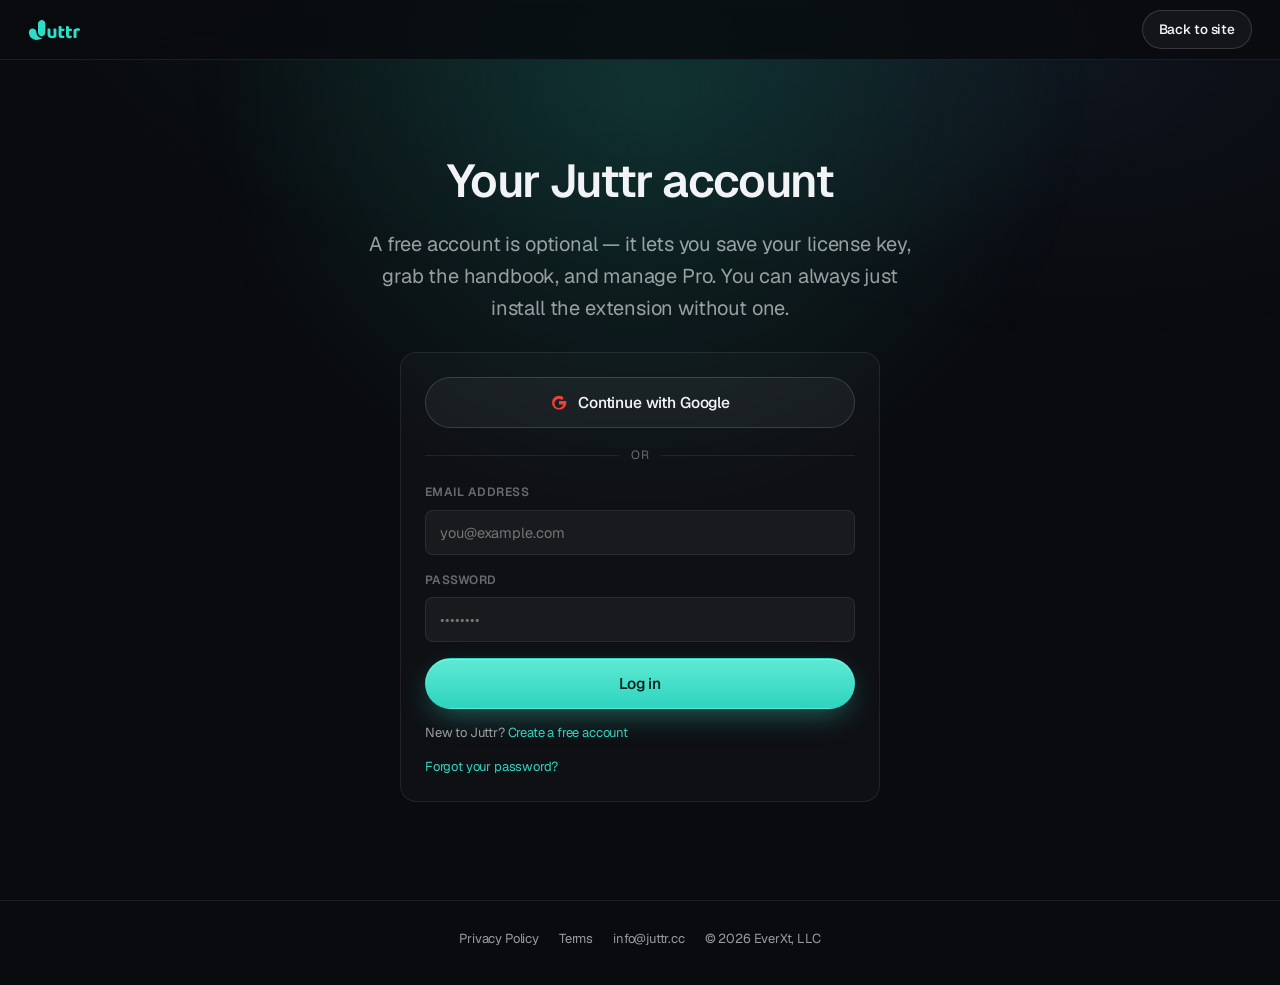
<file: account.html>
<!DOCTYPE html>
<html lang="en">
<head>
  <meta charset="UTF-8" />
  <meta name="viewport" content="width=device-width, initial-scale=1.0" />
  <title>Account — Juttr</title>
  <meta name="robots" content="noindex, nofollow" />
  <meta name="theme-color" content="#0f1117" />
  <link rel="icon" type="image/png" href="assets/logo.png" />
  <link rel="preload" href="assets/fonts/Geist-Variable.woff2" as="font" type="font/woff2" crossorigin />
  <link rel="stylesheet" href="styles.css" />
</head>
<body>

<header class="nav scrolled" id="nav">
  <a href="/" class="nav-logo" aria-label="Juttr">
    <img class="jx-wordmark" src="assets/juttr-wordmark.svg" alt="Juttr" />
  </a>
  <a class="btn btn-ghost btn-sm" href="/">Back to site</a>
</header>

<section class="hero" style="min-height: 100vh; justify-content: center; padding-top: 120px;">
  <div class="hero-glow"></div>
  <div class="hero-inner" style="max-width: 560px;">
    <h1 class="hero-title" id="pageTitle" style="font-size: clamp(30px, 5vw, 46px);">Your Juttr account</h1>
    <p class="hero-sub" id="pageSub" style="margin-bottom: 28px;">
      A free account is optional — it lets you save your license key, grab the handbook, and manage Pro.
      You can always just install the extension without one.
    </p>

    <!-- ── Auth card: Google + email/password login or sign-up ─────────────── -->
    <div class="account-box" id="authCard">
      <button class="btn btn-ghost btn-lg gbtn" id="googleBtn" type="button" style="width: 100%;">
        <svg viewBox="0 0 24 24" width="18" height="18" aria-hidden="true"><path fill="#EA4335" d="M12 10.2v3.9h5.5c-.24 1.5-1.7 4.4-5.5 4.4-3.3 0-6-2.7-6-6s2.7-6 6-6c1.9 0 3.1.8 3.8 1.5l2.6-2.5C16.7 3.4 14.6 2.4 12 2.4 6.9 2.4 2.8 6.5 2.8 11.6S6.9 20.8 12 20.8c5.9 0 9.8-4.1 9.8-9.9 0-.7-.1-1.2-.2-1.7H12z"/></svg>
        Continue with Google
      </button>

      <div class="or"><span>or</span></div>

      <!-- Login (default) -->
      <form id="loginForm">
        <div class="field">
          <label for="email">Email address</label>
          <input id="email" name="email" type="email" placeholder="you@example.com"
                 autocomplete="email" required />
        </div>
        <div class="field">
          <label for="password">Password</label>
          <input id="password" name="password" type="password" placeholder="••••••••"
                 autocomplete="current-password" required />
        </div>
        <button class="btn btn-accent btn-lg" id="loginBtn" type="submit" style="width: 100%;">Log in</button>
        <p class="account-error" id="error" hidden></p>
      </form>

      <!-- Sign up -->
      <form id="signupForm" hidden>
        <div class="field">
          <label for="suEmail">Email address</label>
          <input id="suEmail" type="email" placeholder="you@example.com" autocomplete="email" required />
        </div>
        <div class="field">
          <label for="suPassword">Choose a password</label>
          <input id="suPassword" type="password" placeholder="At least 8 characters"
                 autocomplete="new-password" minlength="8" required />
        </div>
        <label class="check">
          <input type="checkbox" id="optIn" />
          <span>Email me occasional Juttr updates. Unsubscribe anytime — optional.</span>
        </label>
        <button class="btn btn-accent btn-lg" id="signupBtn" type="submit" style="width: 100%;">Create free account</button>
        <p class="account-error" id="suError" hidden></p>
      </form>

      <p class="switch">
        <span id="toSignupLine">New to Juttr? <a href="#" id="toSignup">Create a free account</a></span>
        <span id="toLoginLine" hidden>Have an account? <a href="#" id="toLogin">Log in</a></span>
      </p>
      <p class="switch"><a href="#" id="resetLink">Forgot your password?</a></p>
    </div>

    <div id="skipLine" style="margin-top: 16px;" hidden>
      <a href="#" class="btn btn-ghost btn-lg" id="skipInstall" style="width: 100%;">Skip — just install the extension →</a>
      <p class="hero-sub" style="font-size: 12.5px; margin-top: 8px; opacity: 0.7;">No account needed to use Juttr free.</p>
    </div>

    <!-- Set password (arriving from a reset / set-password email link) -->
    <form class="account-box" id="setPwForm" hidden>
      <div class="field">
        <label for="newPassword">Choose a password</label>
        <input id="newPassword" type="password" placeholder="At least 8 characters"
               autocomplete="new-password" minlength="8" required />
      </div>
      <button class="btn btn-accent btn-lg" id="setPwBtn" type="submit" style="width: 100%;">
        Set password &amp; continue
      </button>
      <p class="account-error" id="setPwError" hidden></p>
    </form>

    <!-- ── Member hub (after sign-in) ──────────────────────────────────────── -->
    <div class="account-box" id="result" hidden>
      <div class="detail-head"><span class="status-badge" id="statusBadge" hidden>Active</span></div>
      <p class="hero-sub" id="resultMsg" style="margin: 0;"></p>
      <div class="key-box" id="keyBox" hidden>
        <p class="key-label">Your activation key</p>
        <div class="key-row">
          <code id="keyValue"></code>
          <button class="btn btn-accent btn-sm" id="copyKeyBtn" type="button">Copy</button>
        </div>
        <p class="key-hint">Paste this into Juttr → Settings → Subscription to unlock Pro.</p>
      </div>
      <div class="hero-actions" style="justify-content: flex-start; margin-top: 20px;" id="resultActions"></div>
      <p class="hub-signout" style="margin-top: 18px;"><a href="#" id="signOutLink">Sign out</a></p>
    </div>
  </div>
</section>

<style>
  .account-box {
    background: var(--surface); border: 1px solid var(--border);
    border-radius: var(--radius-lg); padding: 24px; text-align: left;
    max-width: 480px; margin: 0 auto;
  }
  .account-box + .account-box { margin-top: 20px; }
  .field { margin-bottom: 16px; }
  .field label {
    display: block; font-size: 12px; font-weight: 600; letter-spacing: 0.04em;
    text-transform: uppercase; color: var(--text-faint); margin-bottom: 8px;
  }
  .field input {
    width: 100%; box-sizing: border-box; font-family: inherit; font-size: 14.5px;
    color: var(--text); background: var(--surface-2); border: 1px solid var(--border);
    border-radius: var(--radius-sm); padding: 12px 14px; outline: none;
    transition: border-color 0.15s;
  }
  .field input:focus { border-color: var(--teal); }
  .account-error { margin: 12px 0 0; font-size: 13px; color: #fb7185; }
  .gbtn { display: inline-flex; align-items: center; justify-content: center; gap: 10px; }
  .or {
    display: flex; align-items: center; gap: 12px; margin: 18px 0; color: var(--text-faint);
    font-size: 12px; text-transform: uppercase; letter-spacing: 0.06em;
  }
  .or::before, .or::after { content: ""; flex: 1; height: 1px; background: var(--border); }
  .check {
    display: flex; gap: 10px; align-items: flex-start; margin: 4px 0 16px;
    font-size: 13px; color: var(--text-dim); cursor: pointer; line-height: 1.4;
  }
  .check input { margin-top: 2px; width: 16px; height: 16px; accent-color: var(--teal); flex: 0 0 auto; }
  .switch { margin: 14px 0 0; font-size: 13px; color: var(--text-dim); }
  .switch a { color: var(--teal); }
  .hub-signout { font-size: 13px; } .hub-signout a { color: var(--text-dim); }
  .detail-head:empty { display: none; }
  .status-badge {
    display: inline-block; font-size: 12px; font-weight: 700; letter-spacing: 0.04em;
    text-transform: uppercase; color: var(--teal-bright); background: var(--teal-soft);
    border: 1px solid rgba(45, 212, 191, 0.28); border-radius: 999px; padding: 5px 12px;
    margin-bottom: 14px;
  }
  .key-box {
    background: var(--surface-2); border: 1px solid var(--border);
    border-radius: var(--radius-sm); padding: 16px; margin-top: 18px; text-align: left;
  }
  .key-label {
    font-size: 12px; font-weight: 600; letter-spacing: 0.04em; text-transform: uppercase;
    color: var(--text-faint); margin: 0 0 10px;
  }
  .key-row { display: flex; align-items: center; gap: 10px; }
  .key-row code {
    flex: 1 1 auto; font-family: var(--mono); font-size: 13.5px; color: var(--teal-bright);
    background: var(--teal-soft); padding: 10px 12px; border-radius: var(--radius-sm);
    word-break: break-all; user-select: all;
  }
  .key-hint { font-size: 12.5px; color: var(--text-dim); margin: 12px 0 0; }
</style>

<script type="module">
  import { createClient } from 'https://esm.sh/@supabase/supabase-js@2';

  // ── Public Supabase config (safe to expose in the browser) ──────────────────
  // The anon key is designed to be public; Row Level Security protects your data.
  const SUPABASE_URL = 'https://ctypqmdlwlssgilusdsf.supabase.co';
  const SUPABASE_ANON_KEY = 'eyJhbGciOiJIUzI1NiIsInR5cCI6IkpXVCJ9.eyJpc3MiOiJzdXBhYmFzZSIsInJlZiI6ImN0eXBxbWRsd2xzc2dpbHVzZHNmIiwicm9sZSI6ImFub24iLCJpYXQiOjE3ODMxNzgyOTAsImV4cCI6MjA5ODc1NDI5MH0.rf3HzwknqJTA-Zv_vnsA8dpRxqaXQV1ThXg8edBWe5A';

  const DASHBOARD_URL = '/';
  const CHROME_STORE_URL =
    'https://chromewebstore.google.com/detail/juttr/ekhlnpabcklhbbkilicfeiepcgdiklef';
  const HANDBOOK_URL = 'assets/Juttr-Handbook.pdf';
  const GENERIC_PORTAL = '/account';

  const supabase = createClient(SUPABASE_URL, SUPABASE_ANON_KEY);

  // Optional continuation: an "Add to Chrome" / "Get Pro" CTA can send the visitor
  // here first with ?next=install|checkout(&plan=). After auth we resume it.
  const params = new URLSearchParams(location.search);
  const nextAction = params.get('next');            // 'install' | 'checkout' | null
  const nextPlan = params.get('plan') === 'yearly' ? 'yearly' : 'monthly';

  // Elements
  const pageTitle = document.getElementById('pageTitle');
  const pageSub = document.getElementById('pageSub');
  const authCard = document.getElementById('authCard');
  const loginForm = document.getElementById('loginForm');
  const signupForm = document.getElementById('signupForm');
  const emailEl = document.getElementById('email');
  const passwordEl = document.getElementById('password');
  const loginBtn = document.getElementById('loginBtn');
  const errorEl = document.getElementById('error');
  const suEmail = document.getElementById('suEmail');
  const suPassword = document.getElementById('suPassword');
  const optIn = document.getElementById('optIn');
  const signupBtn = document.getElementById('signupBtn');
  const suError = document.getElementById('suError');
  const toSignup = document.getElementById('toSignup');
  const toLogin = document.getElementById('toLogin');
  const toSignupLine = document.getElementById('toSignupLine');
  const toLoginLine = document.getElementById('toLoginLine');
  const resetLink = document.getElementById('resetLink');
  const skipLine = document.getElementById('skipLine');
  const skipInstall = document.getElementById('skipInstall');
  const googleBtn = document.getElementById('googleBtn');
  const resultEl = document.getElementById('result');
  const badgeEl = document.getElementById('statusBadge');
  const resultMsg = document.getElementById('resultMsg');
  const resultActions = document.getElementById('resultActions');
  const keyBox = document.getElementById('keyBox');
  const keyValue = document.getElementById('keyValue');
  const copyKeyBtn = document.getElementById('copyKeyBtn');
  const signOutLink = document.getElementById('signOutLink');
  const setPwForm = document.getElementById('setPwForm');
  const newPasswordEl = document.getElementById('newPassword');
  const setPwBtn = document.getElementById('setPwBtn');
  const setPwError = document.getElementById('setPwError');

  // Arriving from a CTA (?next=): default to sign-up and tailor the copy. Free
  // ("install") also gets a prominent Skip so no account is ever forced. Pro
  // ("checkout") requires the account first, then continues to checkout.
  if (nextAction === 'install') {
    skipLine.hidden = false;
    setMode('signup');
    pageTitle.textContent = 'Create your free account';
    pageSub.textContent = 'Save your license key, download the handbook, and manage Pro — or skip and just install.';
  } else if (nextAction === 'checkout') {
    setMode('signup');
    pageTitle.textContent = 'Create your account to go Pro';
    pageSub.textContent = 'Set up your account with an email and password, then continue to secure checkout.';
  }
  skipInstall.addEventListener('click', function (e) {
    e.preventDefault(); window.location.href = CHROME_STORE_URL;
  });

  function showError(el, msg) { el.textContent = msg; el.hidden = false; }
  function hideAuth() { authCard.hidden = true; skipLine.hidden = true; }

  // ── Login / sign-up mode toggle ─────────────────────────────────────────────
  function setMode(mode) {
    const signup = mode === 'signup';
    loginForm.hidden = signup;
    signupForm.hidden = !signup;
    toSignupLine.hidden = signup;
    toLoginLine.hidden = !signup;
    errorEl.hidden = true; suError.hidden = true;
  }
  toSignup.addEventListener('click', (e) => { e.preventDefault(); setMode('signup'); });
  toLogin.addEventListener('click', (e) => { e.preventDefault(); setMode('login'); });

  // ── Session helpers ─────────────────────────────────────────────────────────
  async function sessionToken() {
    try { const s = await supabase.auth.getSession(); return s.data?.session?.access_token || ''; }
    catch (e) { return ''; }
  }

  async function startCheckout(plan, email) {
    try {
      const res = await fetch('/api/create-checkout', {
        method: 'POST', headers: { 'Content-Type': 'application/json' },
        body: JSON.stringify({ plan, email }),
      });
      const d = await res.json().catch(() => ({}));
      if (d.url) { window.location.href = d.url; return; }
    } catch (e) { /* fall through */ }
    showError(errorEl, 'Could not start checkout. Please try again.');
  }

  async function openPortal(email) {
    try {
      const r = await fetch('/api/create-portal', {
        method: 'POST', headers: { 'Content-Type': 'application/json' },
        body: JSON.stringify({ email: email, access_token: await sessionToken() }),
      });
      const d = await r.json().catch(() => ({}));
      window.location.href = (r.ok && d.url) ? d.url : GENERIC_PORTAL;
    } catch (e) { window.location.href = GENERIC_PORTAL; }
  }

  function fmtDate(unix) {
    return new Date(unix * 1000).toLocaleDateString(undefined, { year: 'numeric', month: 'long', day: 'numeric' });
  }
  function daysLeft(unix) { return Math.max(0, Math.ceil((unix * 1000 - Date.now()) / 86400000)); }

  // ── Hub buttons ─────────────────────────────────────────────────────────────
  function installBtn() {
    return '<a class="btn btn-accent btn-lg" href="' + CHROME_STORE_URL +
      '" target="_blank" rel="noopener">Add to Chrome — Free</a>';
  }
  function handbookBtn() {
    return '<a class="btn btn-ghost btn-lg" href="' + HANDBOOK_URL +
      '" download>Download the Handbook</a>';
  }
  function upgradeBtns() {
    return '<button class="btn btn-accent btn-lg" data-plan="yearly" type="button">Get Pro — $24 first year</button>' +
      '<button class="btn btn-outline" data-plan="monthly" type="button">Monthly — $3/mo</button>';
  }

  function renderKey(subId) {
    if (!subId) { keyBox.hidden = true; return; }
    keyValue.textContent = subId;
    keyBox.hidden = false;
    copyKeyBtn.onclick = async function () {
      try {
        await navigator.clipboard.writeText(subId);
        copyKeyBtn.textContent = 'Copied!';
        setTimeout(function () { copyKeyBtn.textContent = 'Copy'; }, 1800);
      } catch (e) { /* clipboard blocked — the code is selectable */ }
    };
  }

  function wireCheckoutButtons(email) {
    resultActions.querySelectorAll('[data-plan]').forEach(function (b) {
      b.addEventListener('click', function () { startCheckout(b.getAttribute('data-plan'), email); });
    });
  }

  // Pro / lifetime member.
  async function showActive(status, email) {
    resultEl.hidden = false; keyBox.hidden = true; badgeEl.hidden = false;
    badgeEl.textContent = status === 'trialing' ? 'Trial' : status === 'lifetime' ? 'Lifetime' : 'Active';
    resultActions.innerHTML = '';

    if (status === 'lifetime') {
      resultMsg.textContent = 'Lifetime access — your Pro plan never expires.';
      resultActions.innerHTML = installBtn() + handbookBtn();
      return;
    }

    resultMsg.textContent = 'Loading your plan details…';
    let msg = 'Your Juttr Pro subscription is active.';
    let subId = '';
    try {
      const r = await fetch('/api/subscription-status', {
        method: 'POST', headers: { 'Content-Type': 'application/json' },
        body: JSON.stringify({ email: email, access_token: await sessionToken() }),
      });
      const d = await r.json().catch(() => ({}));
      if (r.ok && d.subscription_id) subId = d.subscription_id;
      if (r.ok && d.current_period_end) {
        const interval = d.plan && d.plan.interval;
        const period = interval === 'year' ? 'yearly' : interval === 'month' ? 'monthly' : 'Pro';
        const left = daysLeft(d.current_period_end);
        msg = 'Juttr Pro (' + period + ') — ' +
          (d.cancel_at_period_end ? 'expires' : 'renews') + ' on ' + fmtDate(d.current_period_end) +
          ' · ' + left + ' day' + (left === 1 ? '' : 's') + ' left.';
      }
    } catch (e) { /* keep generic */ }

    resultMsg.textContent = msg;
    renderKey(subId);
    resultActions.innerHTML =
      installBtn() + handbookBtn() +
      '<button class="btn btn-ghost btn-lg" id="portalBtn2" type="button">Manage subscription</button>';
    const pb = document.getElementById('portalBtn2');
    if (pb) pb.addEventListener('click', function () { openPortal(email); });
  }

  // Signed in, no Pro (free plan or lapsed).
  function showInactive(email, status) {
    resultEl.hidden = false; keyBox.hidden = true; badgeEl.hidden = true;
    resultMsg.textContent = (!status || status === 'free' || status === 'none')
      ? 'You’re signed in on the free plan. Install Juttr, grab the handbook, or upgrade to Pro.'
      : 'You’re signed in, but your subscription isn’t active. Renew to restore Pro.';
    resultActions.innerHTML = installBtn() + handbookBtn() + upgradeBtns() +
      '<button class="btn btn-ghost btn-lg" id="portalBtn" type="button">Manage billing</button>';
    wireCheckoutButtons(email);
    document.getElementById('portalBtn').addEventListener('click', function () { openPortal(email); });
  }

  // Verify subscription status and render the hub. Then resume any pending action.
  async function verifyAndShow(email) {
    hideAuth();
    setPwForm.hidden = true;
    try {
      const res = await fetch('/api/check-user', {
        method: 'POST', headers: { 'Content-Type': 'application/json' },
        body: JSON.stringify({ email: email, access_token: await sessionToken() }),
      });
      const info = await res.json().catch(() => ({}));
      if (res.ok && info.active) showActive(info.subscription_status, email);
      else showInactive(email, info.subscription_status);
    } catch (err) {
      showInactive(email, 'free');
    }
    if (nextAction === 'checkout') startCheckout(nextPlan, email);
  }

  // ── Google OAuth ────────────────────────────────────────────────────────────
  googleBtn.addEventListener('click', async function () {
    googleBtn.disabled = true;
    await supabase.auth.signInWithOAuth({
      provider: 'google',
      // Carry ?next through the redirect so we resume after returning.
      options: { redirectTo: window.location.origin + '/account' + window.location.search },
    });
  });

  // ── Login ───────────────────────────────────────────────────────────────────
  loginForm.addEventListener('submit', async function (e) {
    e.preventDefault(); errorEl.hidden = true;
    const email = emailEl.value.trim().toLowerCase();
    const password = passwordEl.value;
    if (!email || !password) return;
    loginBtn.disabled = true; loginBtn.textContent = 'Signing in…';
    const auth = await supabase.auth.signInWithPassword({ email, password });
    loginBtn.disabled = false; loginBtn.textContent = 'Log in';
    if (auth.error) { showError(errorEl, auth.error.message || 'Incorrect email or password.'); return; }
    await verifyAndShow(email);
  });

  // ── Sign up (free account + optional marketing consent) ─────────────────────
  signupForm.addEventListener('submit', async function (e) {
    e.preventDefault(); suError.hidden = true;
    const email = suEmail.value.trim().toLowerCase();
    const password = suPassword.value;
    if (!email || password.length < 8) { showError(suError, 'Use a valid email and an 8+ character password.'); return; }
    signupBtn.disabled = true; signupBtn.textContent = 'Creating…';
    const { data, error } = await supabase.auth.signUp({
      email, password,
      options: {
        data: { marketing_opt_in: optIn.checked },
        emailRedirectTo: window.location.origin + '/account' + window.location.search,
      },
    });
    signupBtn.disabled = false; signupBtn.textContent = 'Create free account';
    if (error) { showError(suError, error.message || 'Could not create your account.'); return; }
    if (data && data.session) {
      // Email confirmation is off → we're signed in immediately.
      await verifyAndShow(email);
    } else {
      // Confirmation on → no session yet. Tell them to confirm.
      hideAuth();
      resultEl.hidden = false; badgeEl.hidden = true; keyBox.hidden = true;
      resultMsg.textContent = 'Almost there — check your email to confirm your account, then come back to sign in.';
      resultActions.innerHTML = '';
      document.querySelector('.hub-signout').hidden = true;
    }
  });

  // ── Password reset (Brevo-delivered via Supabase Auth SMTP) ─────────────────
  resetLink.addEventListener('click', async function (e) {
    e.preventDefault();
    const email = (loginForm.hidden ? suEmail.value : emailEl.value).trim().toLowerCase();
    if (!email) { showError(errorEl, 'Enter your email first, then click the link.'); return; }
    await supabase.auth.resetPasswordForEmail(email, { redirectTo: window.location.origin + '/account' });
    hideAuth();
    resultEl.hidden = false; badgeEl.hidden = true; keyBox.hidden = true;
    resultMsg.textContent = 'Check your email for a link to set your password.';
    resultActions.innerHTML = '';
    document.querySelector('.hub-signout').hidden = true;
  });

  // ── Set password (arriving from a reset / set-password email link) ──────────
  supabase.auth.onAuthStateChange(function (event) {
    if (event === 'PASSWORD_RECOVERY') {
      hideAuth(); resultEl.hidden = true; setPwForm.hidden = false;
    }
  });
  setPwForm.addEventListener('submit', async function (e) {
    e.preventDefault(); setPwError.hidden = true;
    const pw = newPasswordEl.value;
    if (!pw || pw.length < 8) { showError(setPwError, 'Use at least 8 characters.'); return; }
    setPwBtn.disabled = true; setPwBtn.textContent = 'Saving…';
    const upd = await supabase.auth.updateUser({ password: pw });
    if (upd.error) {
      setPwBtn.disabled = false; setPwBtn.textContent = 'Set password & continue';
      showError(setPwError, upd.error.message || 'Could not set your password.'); return;
    }
    const who = await supabase.auth.getUser();
    const email = ((who.data && who.data.user && who.data.user.email) || '').toLowerCase();
    await verifyAndShow(email);
  });

  // ── Sign out ────────────────────────────────────────────────────────────────
  signOutLink.addEventListener('click', async function (e) {
    e.preventDefault();
    await supabase.auth.signOut();
    window.location.href = '/account';
  });

  // ── On load: if already signed in, go straight to the hub ───────────────────
  supabase.auth.getSession().then(async ({ data }) => {
    if (data && data.session && data.session.user) {
      const email = (data.session.user.email || '').toLowerCase();
      await verifyAndShow(email);
    }
  });
</script>

<footer class="legal-foot">
  <a href="/privacy">Privacy Policy</a>
  <a href="/terms">Terms</a>
  <a href="mailto:info@juttr.cc">info@juttr.cc</a>
  <span>© 2026 EverXt, LLC</span>
</footer>

</body>
</html>
</file>
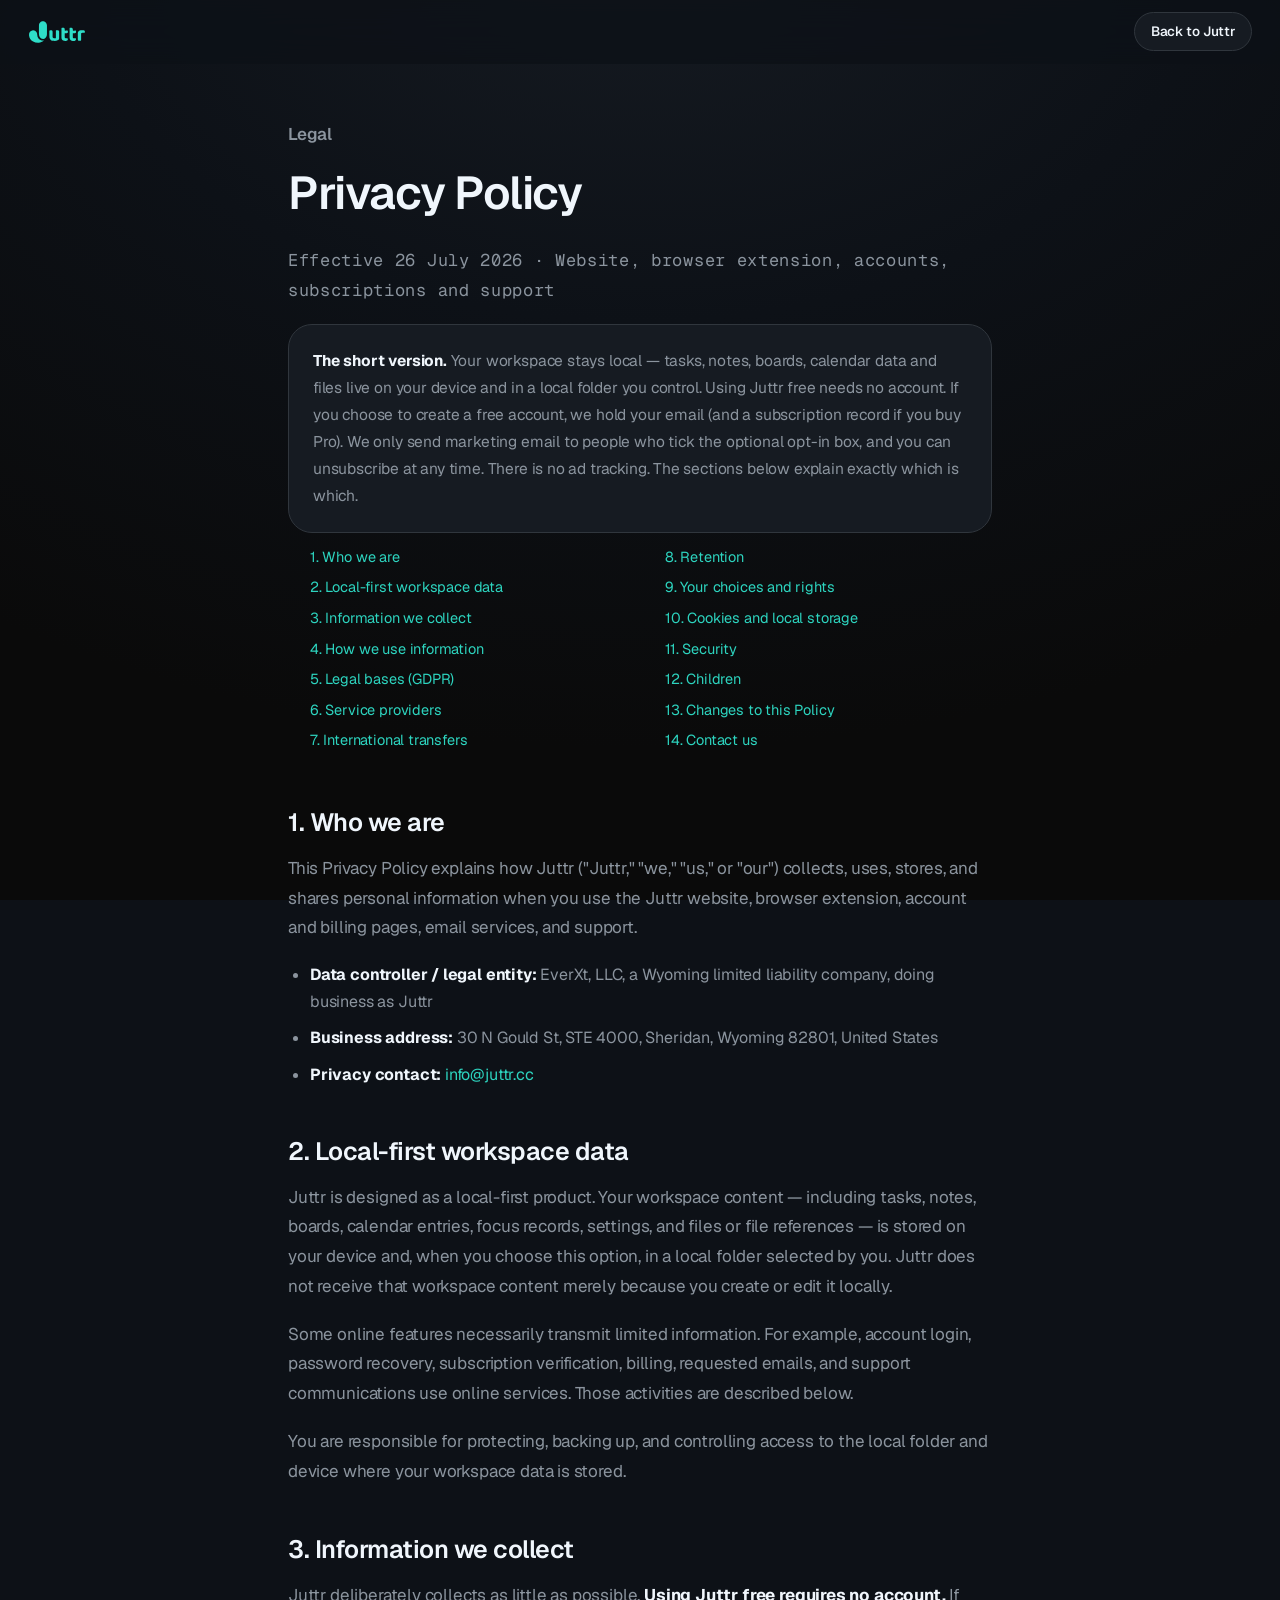
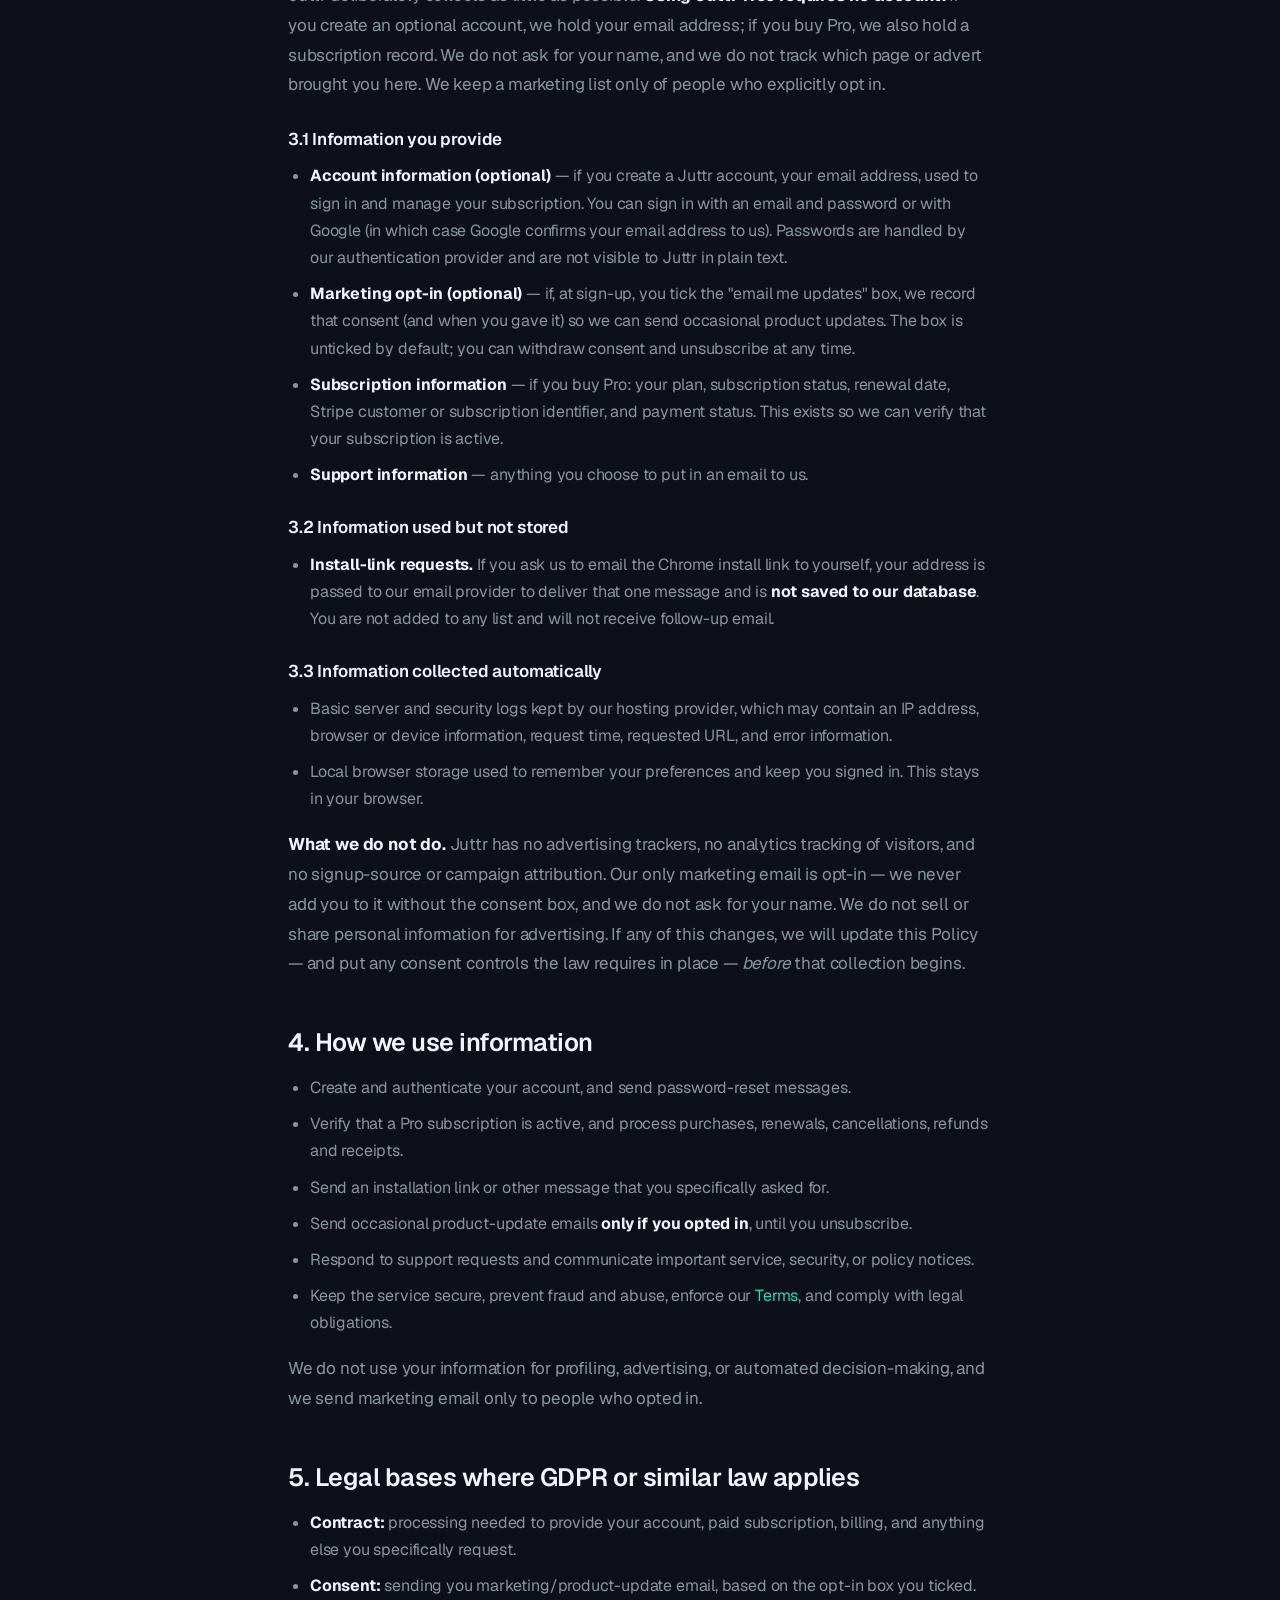
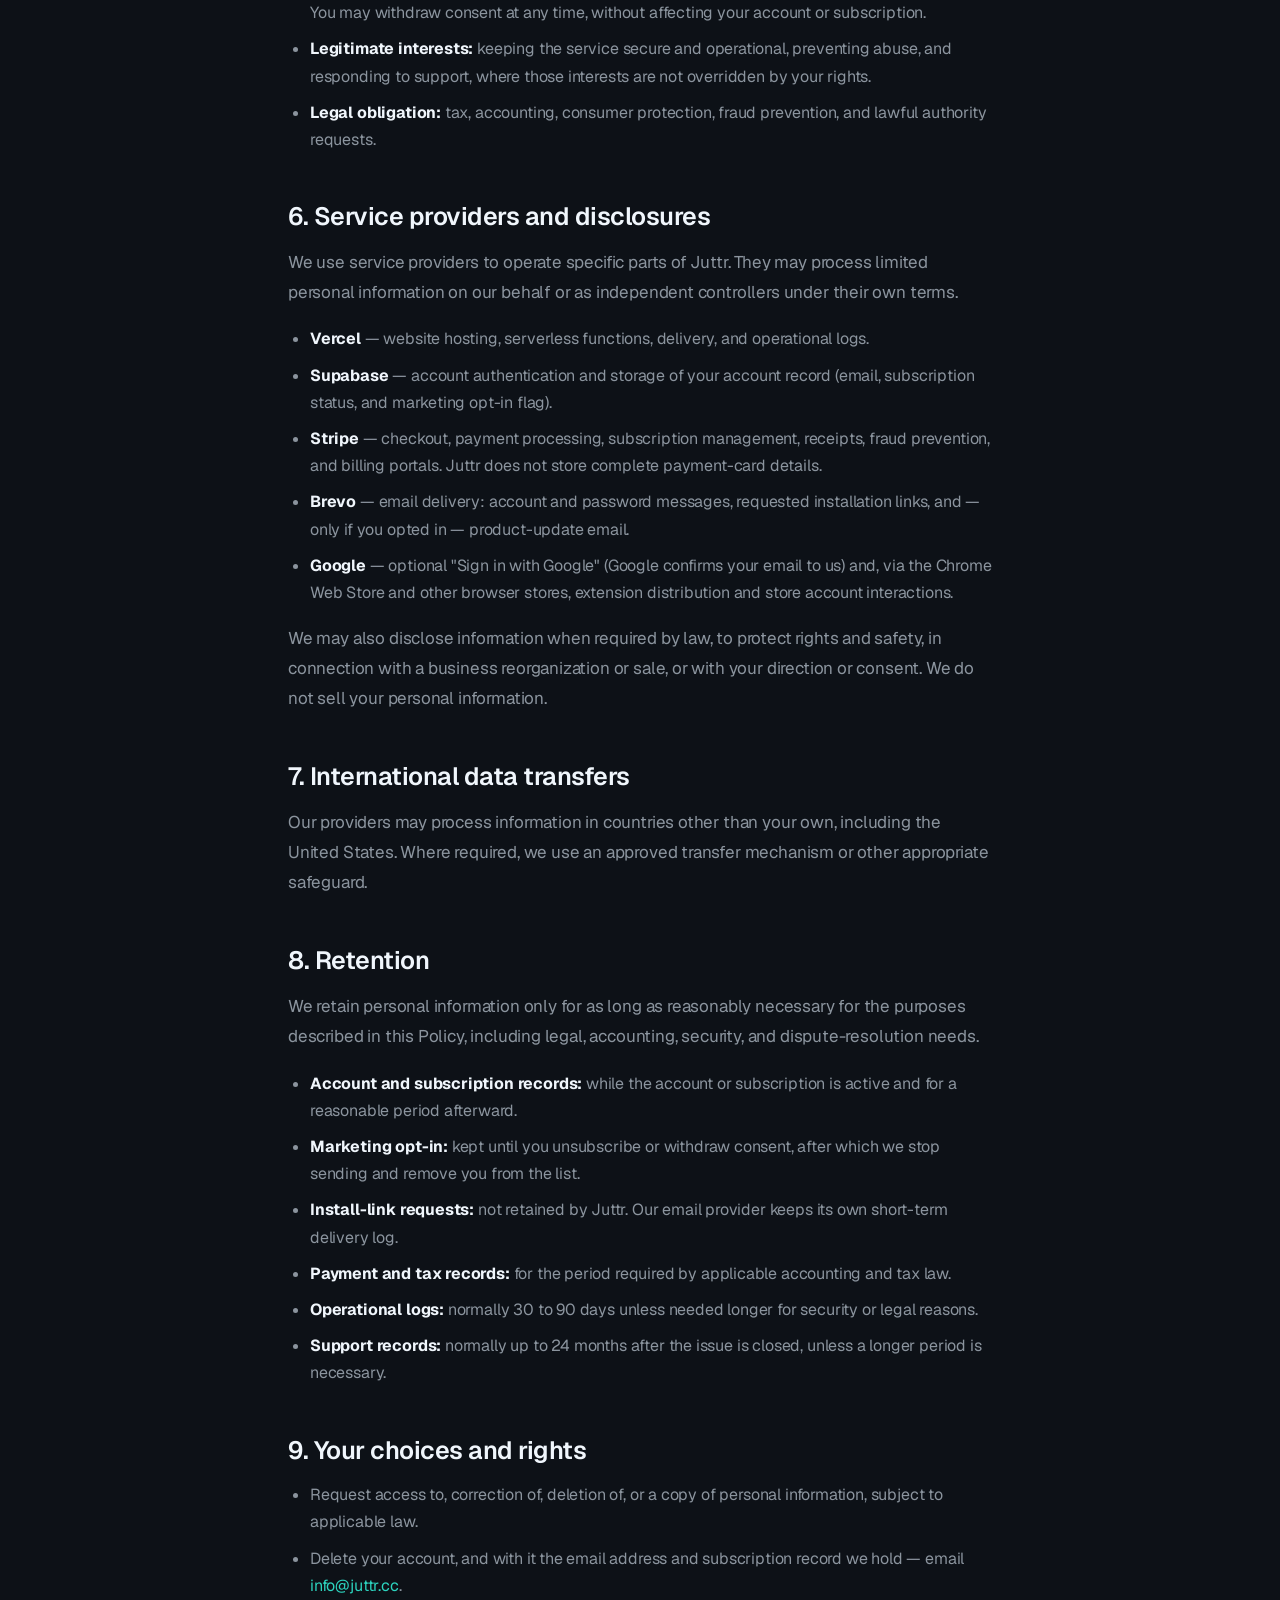
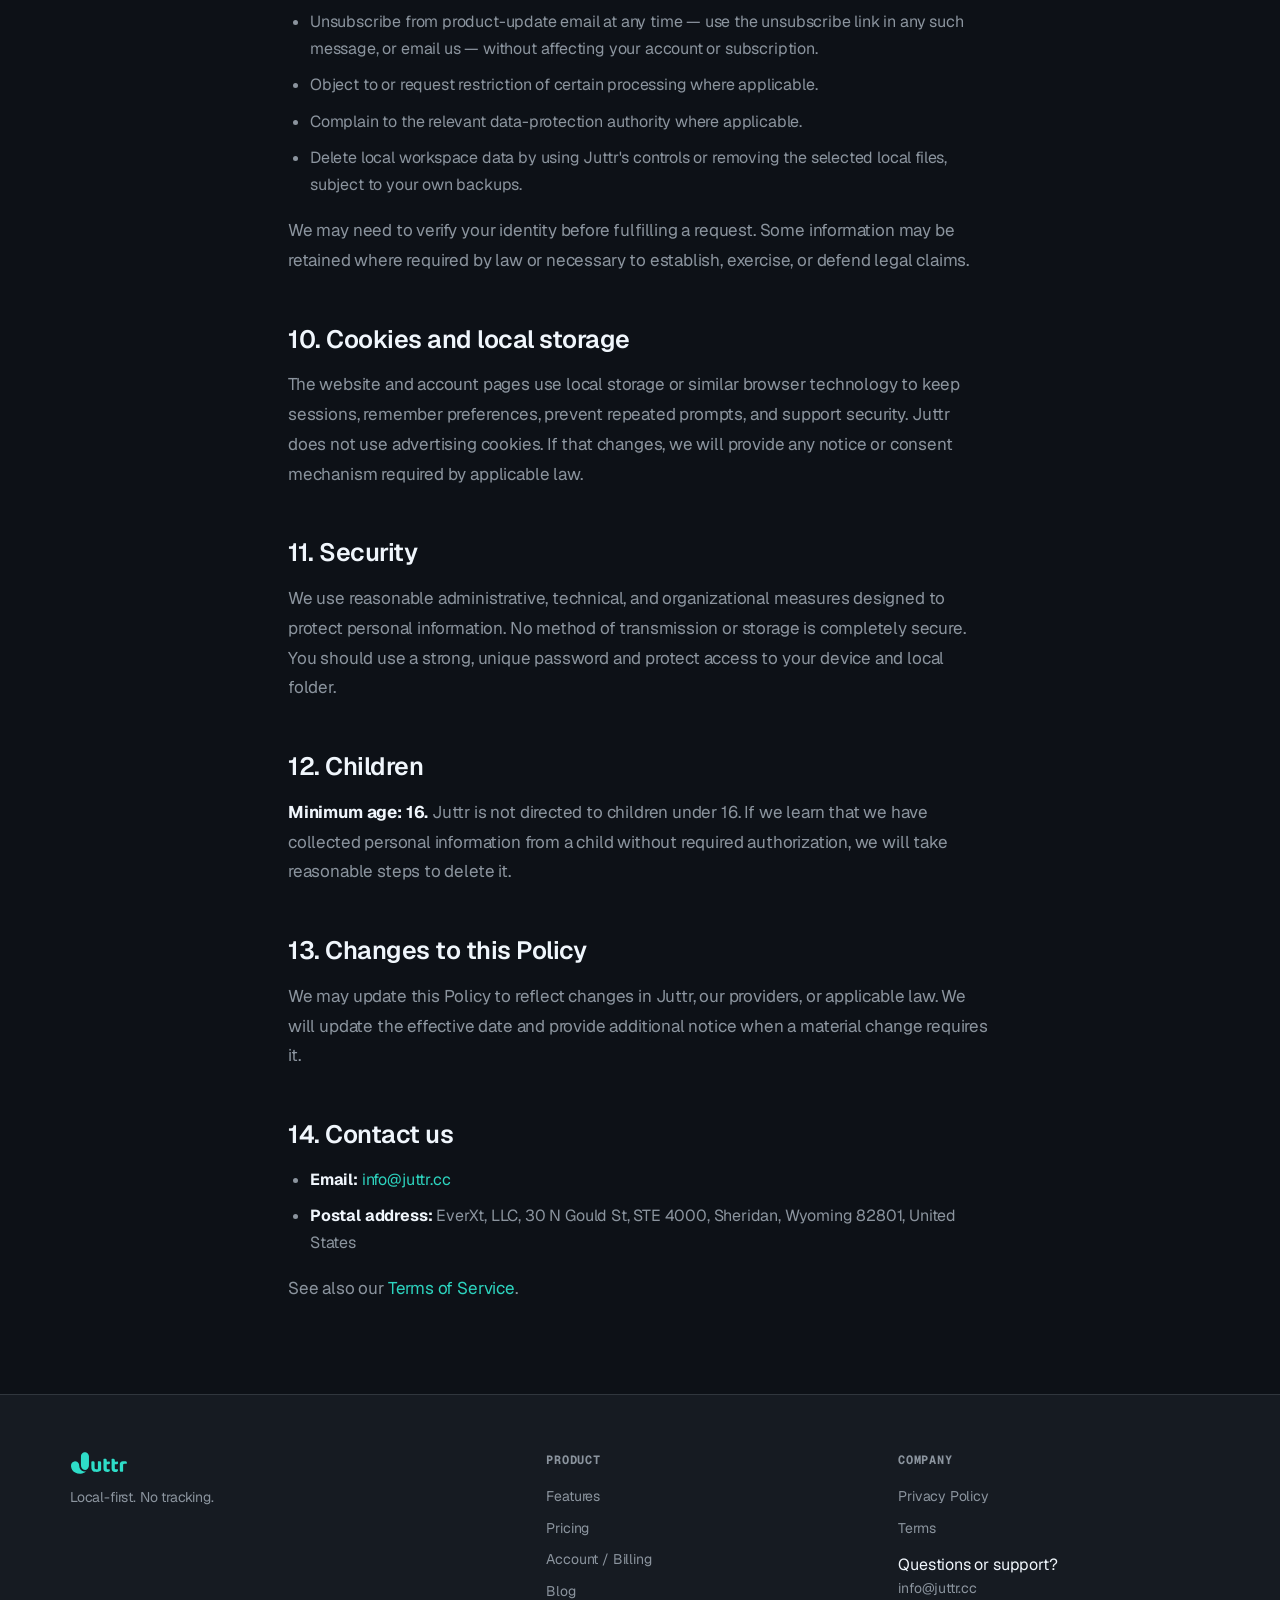
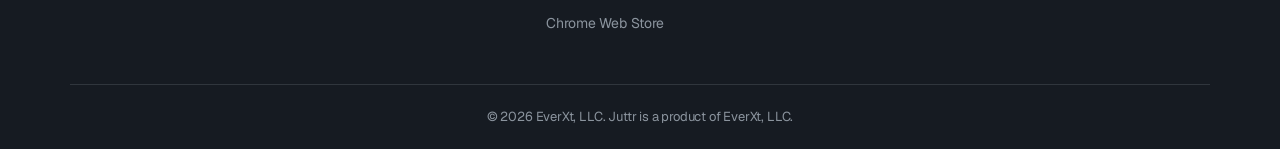
<file: privacy.html>
<!DOCTYPE html>
<!--
  ══════════════════════════════════════════════════════════════════════
  ART. 27 REPRESENTATIVE — REMOVED ON THE OWNER'S INSTRUCTION (26 Jul 2026).
  The owner has determined that EverXt, LLC relies on the GDPR Art. 27(2)
  derogation and will not appoint an EU/UK representative. That is a legal
  judgment made by the owner, not a verified conclusion. Note for whoever
  reviews this next: Art. 27(2)(a) is conjunctive — the processing must be
  "occasional" AND low-risk. The marketing list has since been removed, which
  strengthens that position considerably, but recurring subscription records
  remain. Worth a lawyer's eye.

  RETENTION PERIODS (§8) ARE PUBLIC COMMITMENTS. Verify each one against the
  actual configuration in Supabase, Brevo, Stripe and Vercel — a stated
  period you do not honour is itself a compliance failure.

  §3 NOW DESCRIBES AN OPTIONAL-ACCOUNT MODEL WITH OPT-IN MARKETING:
    • Free use still needs NO account — store CTAs remain plain links, and
      nothing is collected before the store.
    • An OPTIONAL free account (Supabase) stores the user's email; sign-in is
      email+password or Google (OAuth).
    • Sign-up shows an UNTICKED "email me updates" box. Only when ticked is
      profiles.marketing_opt_in set (with marketing_opt_in_at). That is the
      marketing list — consent-based, and unsubscribe must be honoured.
  If the collection model changes again — a name field, analytics, campaign
  attribution, or making the account mandatory — §3 MUST be updated in the same
  change, or this page becomes a false statement.

  This page carries <meta name="robots" content="noindex, nofollow"> and is
  excluded from sitemap.xml. Every page of the preview carries the same tag —
  vercel.json is deliberately left untouched. See the checklist in DEPLOY.md.
  ══════════════════════════════════════════════════════════════════════
-->
<html lang="en">
<head>
  <meta charset="UTF-8" />
  <meta name="viewport" content="width=device-width, initial-scale=1.0" />

  <title>Privacy Policy | Juttr</title>
  <meta name="description" content="How Juttr handles your data: your workspace stays on your device, while account, subscription, billing and requested email data are processed by named service providers." />
  <meta name="robots" content="noindex, nofollow" />

  <link rel="canonical" href="https://www.juttr.cc/privacy" />
  <meta name="theme-color" content="#0d1117" />
  <link rel="icon" type="image/png" href="assets/logo.png" />

  <script>
    document.documentElement.setAttribute('data-theme', 'dark');
  </script>

  <link rel="preload" href="assets/fonts/Geist-Variable.woff2" as="font" type="font/woff2" crossorigin />
  <link rel="stylesheet" href="css/theme.css" />
  <link rel="stylesheet" href="css/site.css" />
</head>
<body>

<nav class="jx-nav scrolled" id="nav">
  <a href="/" class="jx-logo" aria-label="Juttr"><img class="jx-wordmark" src="assets/juttr-wordmark.svg" alt="Juttr" /></a>
  <div class="jx-nav-right">
    <a class="jx-btn jx-btn-ghost jx-btn-sm" href="/">Back to Juttr</a>
  </div>
</nav>

<main>
  <article class="jx-article jx-legal">
    <p class="jx-article-meta">Legal</p>
    <h1>Privacy Policy</h1>
    <p class="jx-legal-updated">Effective 26 July 2026 · Website, browser extension, accounts, subscriptions and support</p>

    <div class="jx-legal-lede">
      <p><strong>The short version.</strong> Your workspace stays local — tasks, notes, boards, calendar data and files live on your device and in a local folder you control. Using Juttr free needs no account. If you choose to create a free account, we hold your email (and a subscription record if you buy Pro). We only send marketing email to people who tick the optional opt-in box, and you can unsubscribe at any time. There is no ad tracking. The sections below explain exactly which is which.</p>
    </div>

    <ul class="jx-legal-toc">
      <li><a href="#who-we-are">1. Who we are</a></li>
      <li><a href="#local-first">2. Local-first workspace data</a></li>
      <li><a href="#what-we-collect">3. Information we collect</a></li>
      <li><a href="#how-we-use">4. How we use information</a></li>
      <li><a href="#legal-bases">5. Legal bases (GDPR)</a></li>
      <li><a href="#providers">6. Service providers</a></li>
      <li><a href="#transfers">7. International transfers</a></li>
      <li><a href="#retention">8. Retention</a></li>
      <li><a href="#your-rights">9. Your choices and rights</a></li>
      <li><a href="#cookies">10. Cookies and local storage</a></li>
      <li><a href="#security">11. Security</a></li>
      <li><a href="#children">12. Children</a></li>
      <li><a href="#changes">13. Changes to this Policy</a></li>
      <li><a href="#contact">14. Contact us</a></li>
    </ul>

    <h2 id="who-we-are">1. Who we are</h2>
    <p>This Privacy Policy explains how Juttr ("Juttr," "we," "us," or "our") collects, uses, stores, and shares personal information when you use the Juttr website, browser extension, account and billing pages, email services, and support.</p>
    <ul>
      <li><strong>Data controller / legal entity:</strong> EverXt, LLC, a Wyoming limited liability company, doing business as Juttr</li>
      <li><strong>Business address:</strong> 30 N Gould St, STE 4000, Sheridan, Wyoming 82801, United States</li>
      <li><strong>Privacy contact:</strong> <a href="mailto:info@juttr.cc">info@juttr.cc</a></li>
    </ul>

    <h2 id="local-first">2. Local-first workspace data</h2>
    <p>Juttr is designed as a local-first product. Your workspace content — including tasks, notes, boards, calendar entries, focus records, settings, and files or file references — is stored on your device and, when you choose this option, in a local folder selected by you. Juttr does not receive that workspace content merely because you create or edit it locally.</p>
    <p>Some online features necessarily transmit limited information. For example, account login, password recovery, subscription verification, billing, requested emails, and support communications use online services. Those activities are described below.</p>
    <p>You are responsible for protecting, backing up, and controlling access to the local folder and device where your workspace data is stored.</p>

    <h2 id="what-we-collect">3. Information we collect</h2>

    <p>Juttr deliberately collects as little as possible. <strong>Using Juttr free requires no account.</strong> If you create an optional account, we hold your email address; if you buy Pro, we also hold a subscription record. We do not ask for your name, and we do not track which page or advert brought you here. We keep a marketing list only of people who explicitly opt in.</p>

    <h3>3.1 Information you provide</h3>
    <ul>
      <li><strong>Account information (optional)</strong> — if you create a Juttr account, your email address, used to sign in and manage your subscription. You can sign in with an email and password or with Google (in which case Google confirms your email address to us). Passwords are handled by our authentication provider and are not visible to Juttr in plain text.</li>
      <li><strong>Marketing opt-in (optional)</strong> — if, at sign-up, you tick the "email me updates" box, we record that consent (and when you gave it) so we can send occasional product updates. The box is unticked by default; you can withdraw consent and unsubscribe at any time.</li>
      <li><strong>Subscription information</strong> — if you buy Pro: your plan, subscription status, renewal date, Stripe customer or subscription identifier, and payment status. This exists so we can verify that your subscription is active.</li>
      <li><strong>Support information</strong> — anything you choose to put in an email to us.</li>
    </ul>

    <h3>3.2 Information used but not stored</h3>
    <ul>
      <li><strong>Install-link requests.</strong> If you ask us to email the Chrome install link to yourself, your address is passed to our email provider to deliver that one message and is <strong>not saved to our database</strong>. You are not added to any list and will not receive follow-up email.</li>
    </ul>

    <h3>3.3 Information collected automatically</h3>
    <ul>
      <li>Basic server and security logs kept by our hosting provider, which may contain an IP address, browser or device information, request time, requested URL, and error information.</li>
      <li>Local browser storage used to remember your preferences and keep you signed in. This stays in your browser.</li>
    </ul>

    <p><strong>What we do not do.</strong> Juttr has no advertising trackers, no analytics tracking of visitors, and no signup-source or campaign attribution. Our only marketing email is opt-in — we never add you to it without the consent box, and we do not ask for your name. We do not sell or share personal information for advertising. If any of this changes, we will update this Policy — and put any consent controls the law requires in place — <em>before</em> that collection begins.</p>

    <h2 id="how-we-use">4. How we use information</h2>
    <ul>
      <li>Create and authenticate your account, and send password-reset messages.</li>
      <li>Verify that a Pro subscription is active, and process purchases, renewals, cancellations, refunds and receipts.</li>
      <li>Send an installation link or other message that you specifically asked for.</li>
      <li>Send occasional product-update emails <strong>only if you opted in</strong>, until you unsubscribe.</li>
      <li>Respond to support requests and communicate important service, security, or policy notices.</li>
      <li>Keep the service secure, prevent fraud and abuse, enforce our <a href="/terms">Terms</a>, and comply with legal obligations.</li>
    </ul>
    <p>We do not use your information for profiling, advertising, or automated decision-making, and we send marketing email only to people who opted in.</p>

    <h2 id="legal-bases">5. Legal bases where GDPR or similar law applies</h2>
    <ul>
      <li><strong>Contract:</strong> processing needed to provide your account, paid subscription, billing, and anything else you specifically request.</li>
      <li><strong>Consent:</strong> sending you marketing/product-update email, based on the opt-in box you ticked. You may withdraw consent at any time, without affecting your account or subscription.</li>
      <li><strong>Legitimate interests:</strong> keeping the service secure and operational, preventing abuse, and responding to support, where those interests are not overridden by your rights.</li>
      <li><strong>Legal obligation:</strong> tax, accounting, consumer protection, fraud prevention, and lawful authority requests.</li>
    </ul>

    <h2 id="providers">6. Service providers and disclosures</h2>
    <p>We use service providers to operate specific parts of Juttr. They may process limited personal information on our behalf or as independent controllers under their own terms.</p>
    <ul>
      <li><strong>Vercel</strong> — website hosting, serverless functions, delivery, and operational logs.</li>
      <li><strong>Supabase</strong> — account authentication and storage of your account record (email, subscription status, and marketing opt-in flag).</li>
      <li><strong>Stripe</strong> — checkout, payment processing, subscription management, receipts, fraud prevention, and billing portals. Juttr does not store complete payment-card details.</li>
      <li><strong>Brevo</strong> — email delivery: account and password messages, requested installation links, and — only if you opted in — product-update email.</li>
      <li><strong>Google</strong> — optional "Sign in with Google" (Google confirms your email to us) and, via the Chrome Web Store and other browser stores, extension distribution and store account interactions.</li>
    </ul>
    <p>We may also disclose information when required by law, to protect rights and safety, in connection with a business reorganization or sale, or with your direction or consent. We do not sell your personal information.</p>

    <h2 id="transfers">7. International data transfers</h2>
    <p>Our providers may process information in countries other than your own, including the United States. Where required, we use an approved transfer mechanism or other appropriate safeguard.</p>

    <h2 id="retention">8. Retention</h2>
    <p>We retain personal information only for as long as reasonably necessary for the purposes described in this Policy, including legal, accounting, security, and dispute-resolution needs.</p>
    <ul>
      <li><strong>Account and subscription records:</strong> while the account or subscription is active and for a reasonable period afterward.</li>
      <li><strong>Marketing opt-in:</strong> kept until you unsubscribe or withdraw consent, after which we stop sending and remove you from the list.</li>
      <li><strong>Install-link requests:</strong> not retained by Juttr. Our email provider keeps its own short-term delivery log.</li>
      <li><strong>Payment and tax records:</strong> for the period required by applicable accounting and tax law.</li>
      <li><strong>Operational logs:</strong> normally 30 to 90 days unless needed longer for security or legal reasons.</li>
      <li><strong>Support records:</strong> normally up to 24 months after the issue is closed, unless a longer period is necessary.</li>
    </ul>

    <h2 id="your-rights">9. Your choices and rights</h2>
    <ul>
      <li>Request access to, correction of, deletion of, or a copy of personal information, subject to applicable law.</li>
      <li>Delete your account, and with it the email address and subscription record we hold — email <a href="mailto:info@juttr.cc">info@juttr.cc</a>.</li>
      <li>Unsubscribe from product-update email at any time — use the unsubscribe link in any such message, or email us — without affecting your account or subscription.</li>
      <li>Object to or request restriction of certain processing where applicable.</li>
      <li>Complain to the relevant data-protection authority where applicable.</li>
      <li>Delete local workspace data by using Juttr's controls or removing the selected local files, subject to your own backups.</li>
    </ul>
    <p>We may need to verify your identity before fulfilling a request. Some information may be retained where required by law or necessary to establish, exercise, or defend legal claims.</p>

    <h2 id="cookies">10. Cookies and local storage</h2>
    <p>The website and account pages use local storage or similar browser technology to keep sessions, remember preferences, prevent repeated prompts, and support security. Juttr does not use advertising cookies. If that changes, we will provide any notice or consent mechanism required by applicable law.</p>

    <h2 id="security">11. Security</h2>
    <p>We use reasonable administrative, technical, and organizational measures designed to protect personal information. No method of transmission or storage is completely secure. You should use a strong, unique password and protect access to your device and local folder.</p>

    <h2 id="children">12. Children</h2>
    <p><strong>Minimum age: 16.</strong> Juttr is not directed to children under 16. If we learn that we have collected personal information from a child without required authorization, we will take reasonable steps to delete it.</p>

    <h2 id="changes">13. Changes to this Policy</h2>
    <p>We may update this Policy to reflect changes in Juttr, our providers, or applicable law. We will update the effective date and provide additional notice when a material change requires it.</p>

    <h2 id="contact">14. Contact us</h2>
    <ul>
      <li><strong>Email:</strong> <a href="mailto:info@juttr.cc">info@juttr.cc</a></li>
      <li><strong>Postal address:</strong> EverXt, LLC, 30 N Gould St, STE 4000, Sheridan, Wyoming 82801, United States</li>
    </ul>

    <p>See also our <a href="/terms">Terms of Service</a>.</p>
  </article>
</main>

<footer class="jx-footer">
  <div class="jx-footer-grid">
    <div class="jx-footer-brand">
      <span class="jx-logo"><img class="jx-wordmark" src="assets/juttr-wordmark.svg" alt="Juttr" /></span>
      <p>Local-first. No tracking.</p>
    </div>
    <div class="jx-footer-col">
      <h4>Product</h4>
      <a href="/#features">Features</a>
      <a href="/#pricing">Pricing</a>
      <a href="/account">Account / Billing</a>
      <a href="/#blog">Blog</a>
      <a data-store-link="footer" target="_blank" rel="noopener">Chrome Web Store</a>
    </div>
    <div class="jx-footer-col">
      <h4>Company</h4>
      <a href="/privacy">Privacy Policy</a>
      <a href="/terms">Terms</a>
      <p style="margin-top:14px;">Questions or support?</p>
      <a href="mailto:info@juttr.cc">info@juttr.cc</a>
    </div>
  </div>
  <div class="jx-footer-bottom">
    © 2026 EverXt, LLC. Juttr is a product of EverXt, LLC.
  </div>
</footer>

<script src="js/site.js"></script>
</body>
</html>
</file>
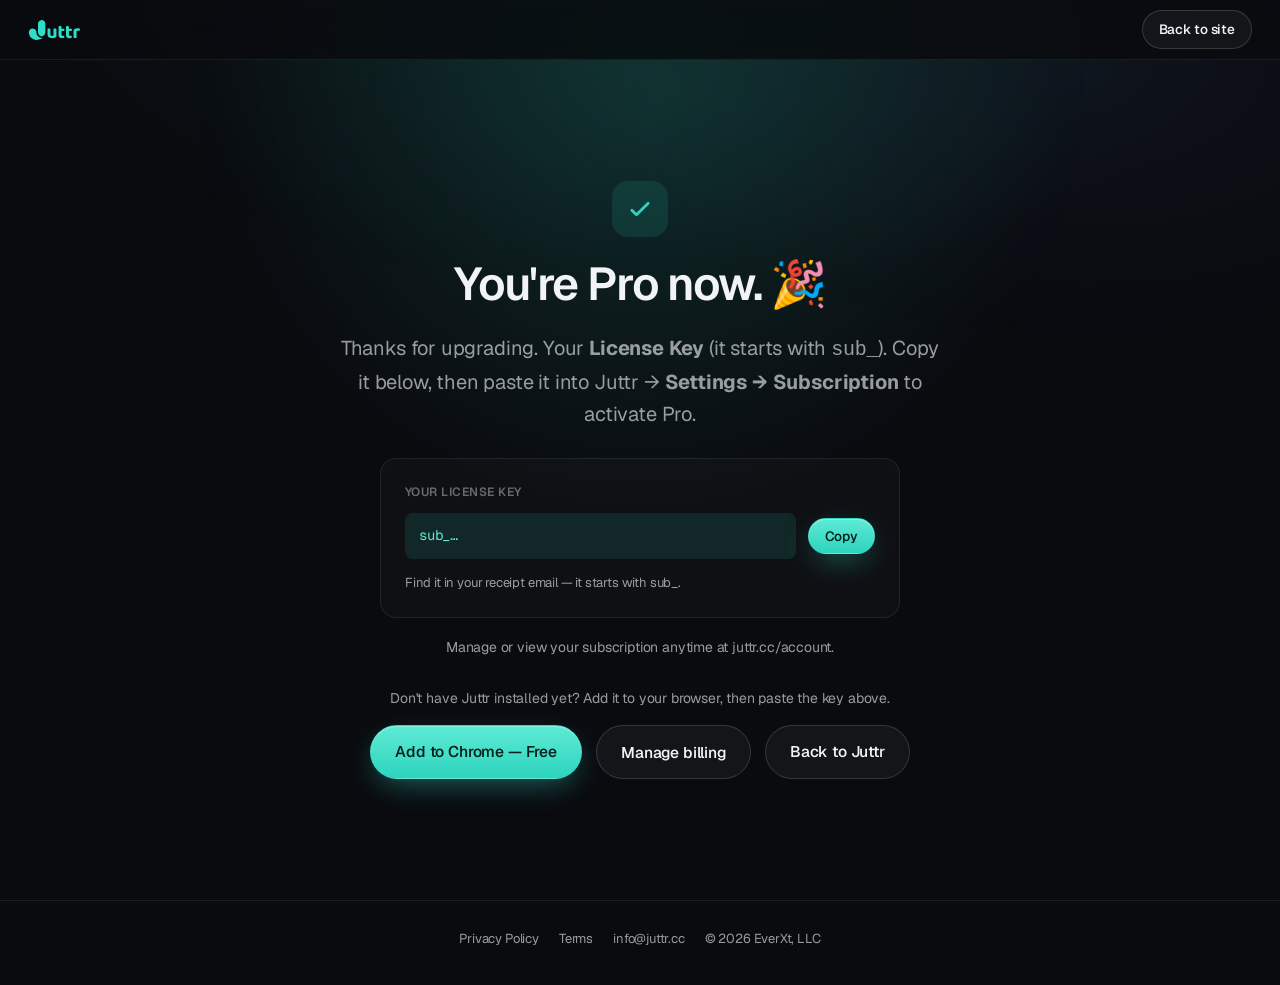
<file: success.html>
<!DOCTYPE html>
<html lang="en">
<head>
  <meta charset="UTF-8" />
  <meta name="viewport" content="width=device-width, initial-scale=1.0" />
  <title>Welcome to Juttr Pro</title>
  <meta name="robots" content="noindex, nofollow" />
  <meta name="theme-color" content="#0f1117" />
  <link rel="icon" type="image/png" href="assets/logo.png" />
  <link rel="preload" href="assets/fonts/Geist-Variable.woff2" as="font" type="font/woff2" crossorigin />
  <link rel="stylesheet" href="styles.css" />
</head>
<body>

<header class="nav scrolled" id="nav">
  <a href="/" class="nav-logo" aria-label="Juttr">
    <img class="jx-wordmark" src="assets/juttr-wordmark.svg" alt="Juttr" />
  </a>
  <a class="btn btn-ghost btn-sm" href="/">Back to site</a>
</header>

<section class="hero" style="min-height: 100vh; justify-content: center; padding-top: 120px;">
  <div class="hero-glow"></div>
  <div class="hero-inner" style="max-width: 600px;">
    <div class="privacy-badge" style="margin: 0 auto 24px;">
      <svg viewBox="0 0 24 24" width="28" height="28"><path d="M5 13l4 4L19 7" fill="none" stroke="currentColor" stroke-width="2.4" stroke-linecap="round" stroke-linejoin="round"/></svg>
    </div>
    <h1 class="hero-title" style="font-size: clamp(30px, 5vw, 46px);">You're Pro now. 🎉</h1>
    <p class="hero-sub" style="margin-bottom: 28px;">
      Thanks for upgrading. Your <strong>License Key</strong>
      (it starts with <code>sub_</code>). Copy it below, then paste it into Juttr →
      <strong>Settings → Subscription</strong> to activate Pro.
    </p>

    <div class="license-box" id="licenseBox">
      <p class="license-label">Your license key</p>
      <div class="license-row">
        <code id="licenseKey">Loading…</code>
        <button class="btn btn-accent btn-sm" id="copyKey" type="button" hidden>Copy</button>
      </div>
      <p class="license-hint" id="licenseHint">
        Also in your receipt email, or anytime at
        <a href="/account">your account</a>.
      </p>
    </div>

    <p class="hero-sub" style="font-size: 14px; margin: 18px auto 0; max-width: 520px;">
      Manage or view your subscription anytime at <a href="/account">juttr.cc/account</a>.
    </p>

    <p class="hero-sub" style="font-size: 14px; margin: 28px auto 0; max-width: 520px;">
      Don't have Juttr installed yet? Add it to your browser, then paste the key above.
    </p>
    <div class="hero-actions center" style="margin-top: 16px;">
      <a class="btn btn-accent btn-lg"
         href="https://chromewebstore.google.com/detail/juttr/ekhlnpabcklhbbkilicfeiepcgdiklef"
         target="_blank" rel="noopener">Add to Chrome — Free</a>
      <button class="btn btn-ghost btn-lg" id="manageBilling" type="button">Manage billing</button>
      <a class="btn btn-ghost btn-lg" href="/">Back to Juttr</a>
    </div>
  </div>
</section>

<style>
  .license-box {
    background: var(--surface); border: 1px solid var(--border);
    border-radius: var(--radius-lg); padding: 24px; text-align: left;
    max-width: 520px; margin: 0 auto;
  }
  .license-label { font-size: 12px; font-weight: 600; letter-spacing: 0.04em; text-transform: uppercase; color: var(--text-faint); margin-bottom: 12px; }
  .license-row { display: flex; align-items: center; gap: 12px; }
  .license-row code {
    flex: 1 1 auto; font-family: var(--mono); font-size: 14px; color: var(--teal-bright);
    background: var(--teal-soft); padding: 12px 14px; border-radius: var(--radius-sm);
    word-break: break-all; user-select: all;
  }
  .license-hint { font-size: 13px; color: var(--text-dim); margin-top: 14px; }
  .license-hint a { color: var(--teal); }
</style>

<script>
  (function () {
    const params = new URLSearchParams(location.search);
    const sessionId = params.get('session_id');
    const keyEl = document.getElementById('licenseKey');
    const copyBtn = document.getElementById('copyKey');
    const hintEl = document.getElementById('licenseHint');
    const manageBtn = document.getElementById('manageBilling');
    let customerEmail = null;

    // Fallback when we can't create a portal session directly (email unknown or
    // /api/create-portal errors). Sending the user to /account lets them log in
    // and open a real portal session.
    const GENERIC_PORTAL = '/account';

    // "Manage billing" → open the hosted billing portal. When we know the
    // customer's email (resolved from the checkout session below) we go straight
    // in via /api/create-portal; otherwise fall back to /account. Same-tab
    // redirect avoids popup blockers, and the portal's return_url brings the
    // user back to the site.
    manageBtn.addEventListener('click', async () => {
      if (!customerEmail) { window.location.href = GENERIC_PORTAL; return; }
      manageBtn.disabled = true;
      manageBtn.textContent = 'Opening…';
      try {
        // /api/create-portal requires proof the caller controls the account.
        // Here that is the checkout session just completed — the only credential
        // the buyer has before they set a password.
        const r = await fetch('/api/create-portal', {
          method: 'POST',
          headers: { 'Content-Type': 'application/json' },
          body: JSON.stringify({ email: customerEmail, session_id: sessionId }),
        });
        const data = await r.json().catch(() => ({}));
        window.location.href = (r.ok && data.url) ? data.url : GENERIC_PORTAL;
      } catch {
        window.location.href = GENERIC_PORTAL;
      }
    });

    function setKey(value) {
      keyEl.textContent = value;
      copyBtn.hidden = false;
      copyBtn.addEventListener('click', async () => {
        try {
          await navigator.clipboard.writeText(value);
          copyBtn.textContent = 'Copied!';
          setTimeout(() => (copyBtn.textContent = 'Copy'), 1800);
        } catch {}
      });
    }

    if (!sessionId) {
      keyEl.textContent = 'sub_…';
      hintEl.textContent = 'Find it in your receipt email — it starts with sub_.';
      return;
    }

    fetch('/api/session?session_id=' + encodeURIComponent(sessionId))
      .then((r) => r.json())
      .then((data) => {
        if (data && data.subscription_id) setKey(data.subscription_id);
        else { keyEl.textContent = 'sub_…'; }
        if (data && data.email) customerEmail = data.email;
      })
      .catch(() => { keyEl.textContent = 'sub_…'; });
  })();
</script>

<footer class="legal-foot">
  <a href="/privacy">Privacy Policy</a>
  <a href="/terms">Terms</a>
  <a href="mailto:info@juttr.cc">info@juttr.cc</a>
  <span>© 2026 EverXt, LLC</span>
</footer>

</body>
</html>
</file>
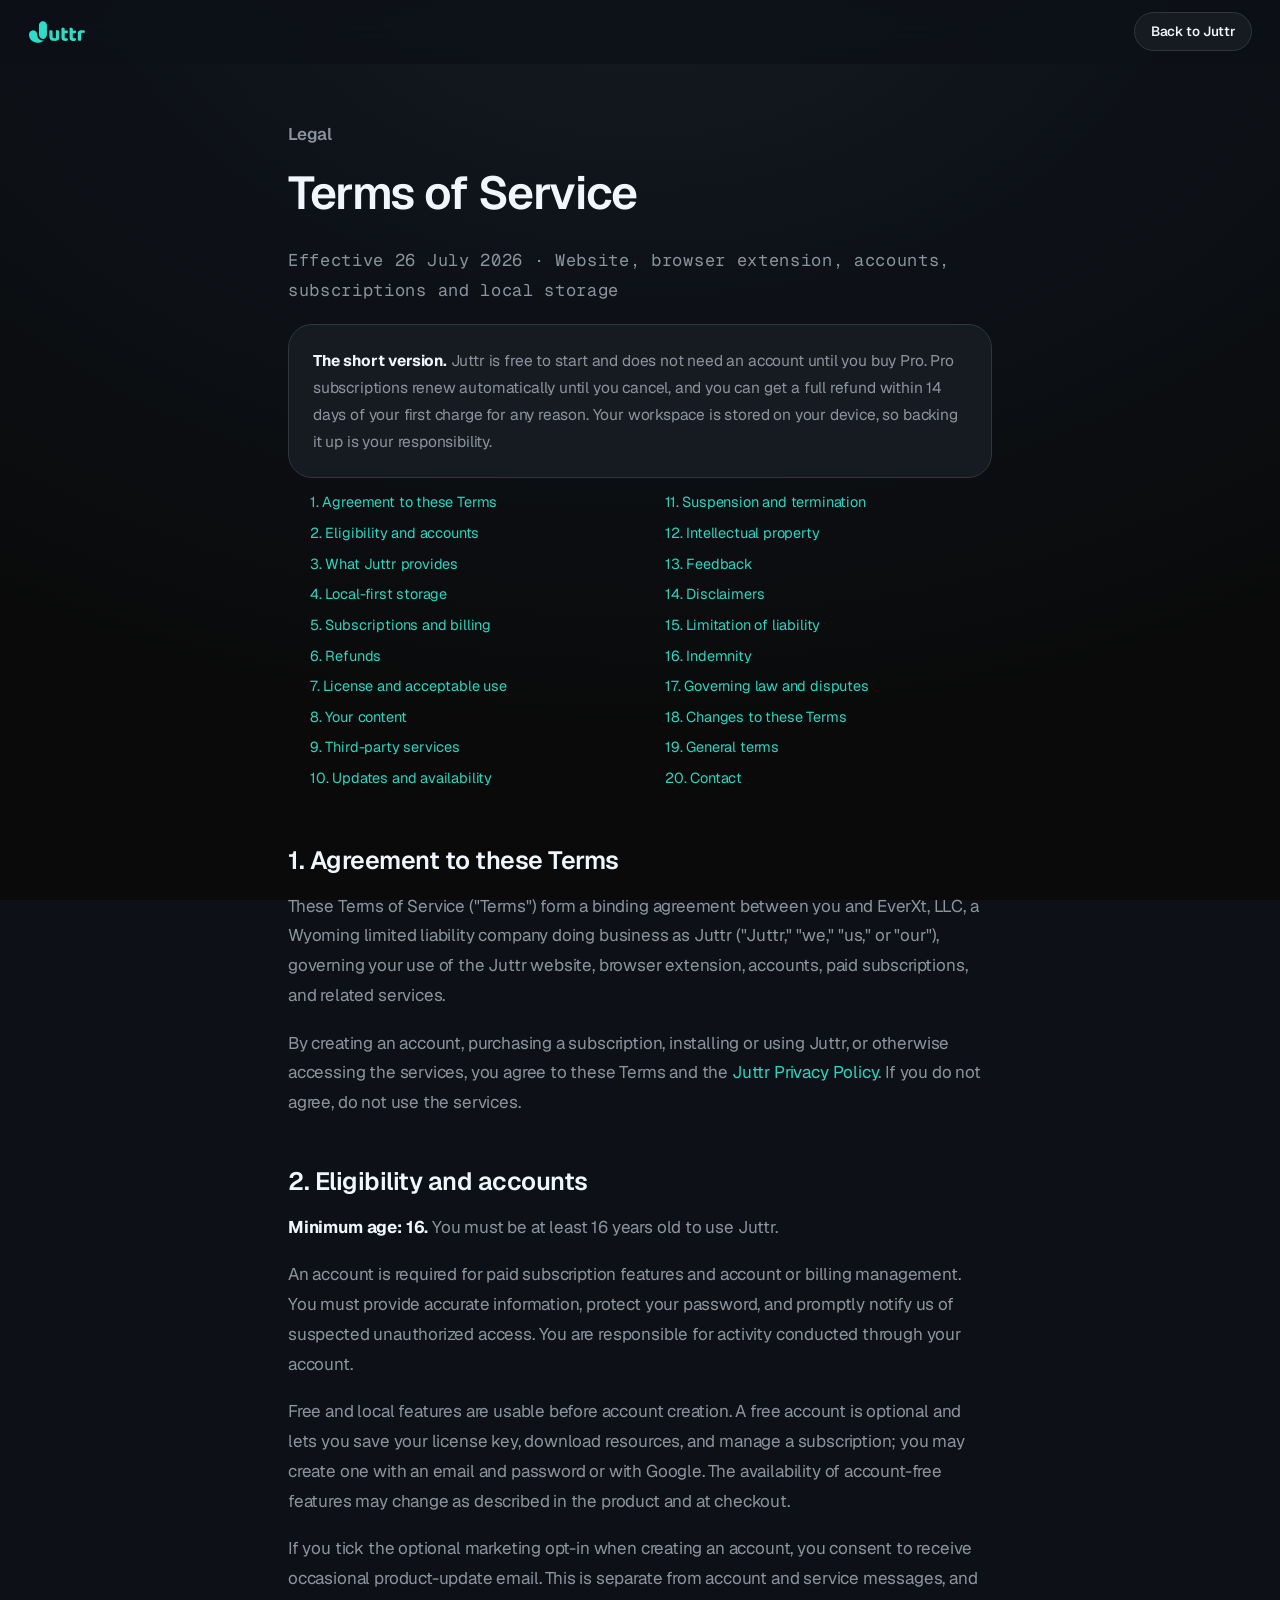
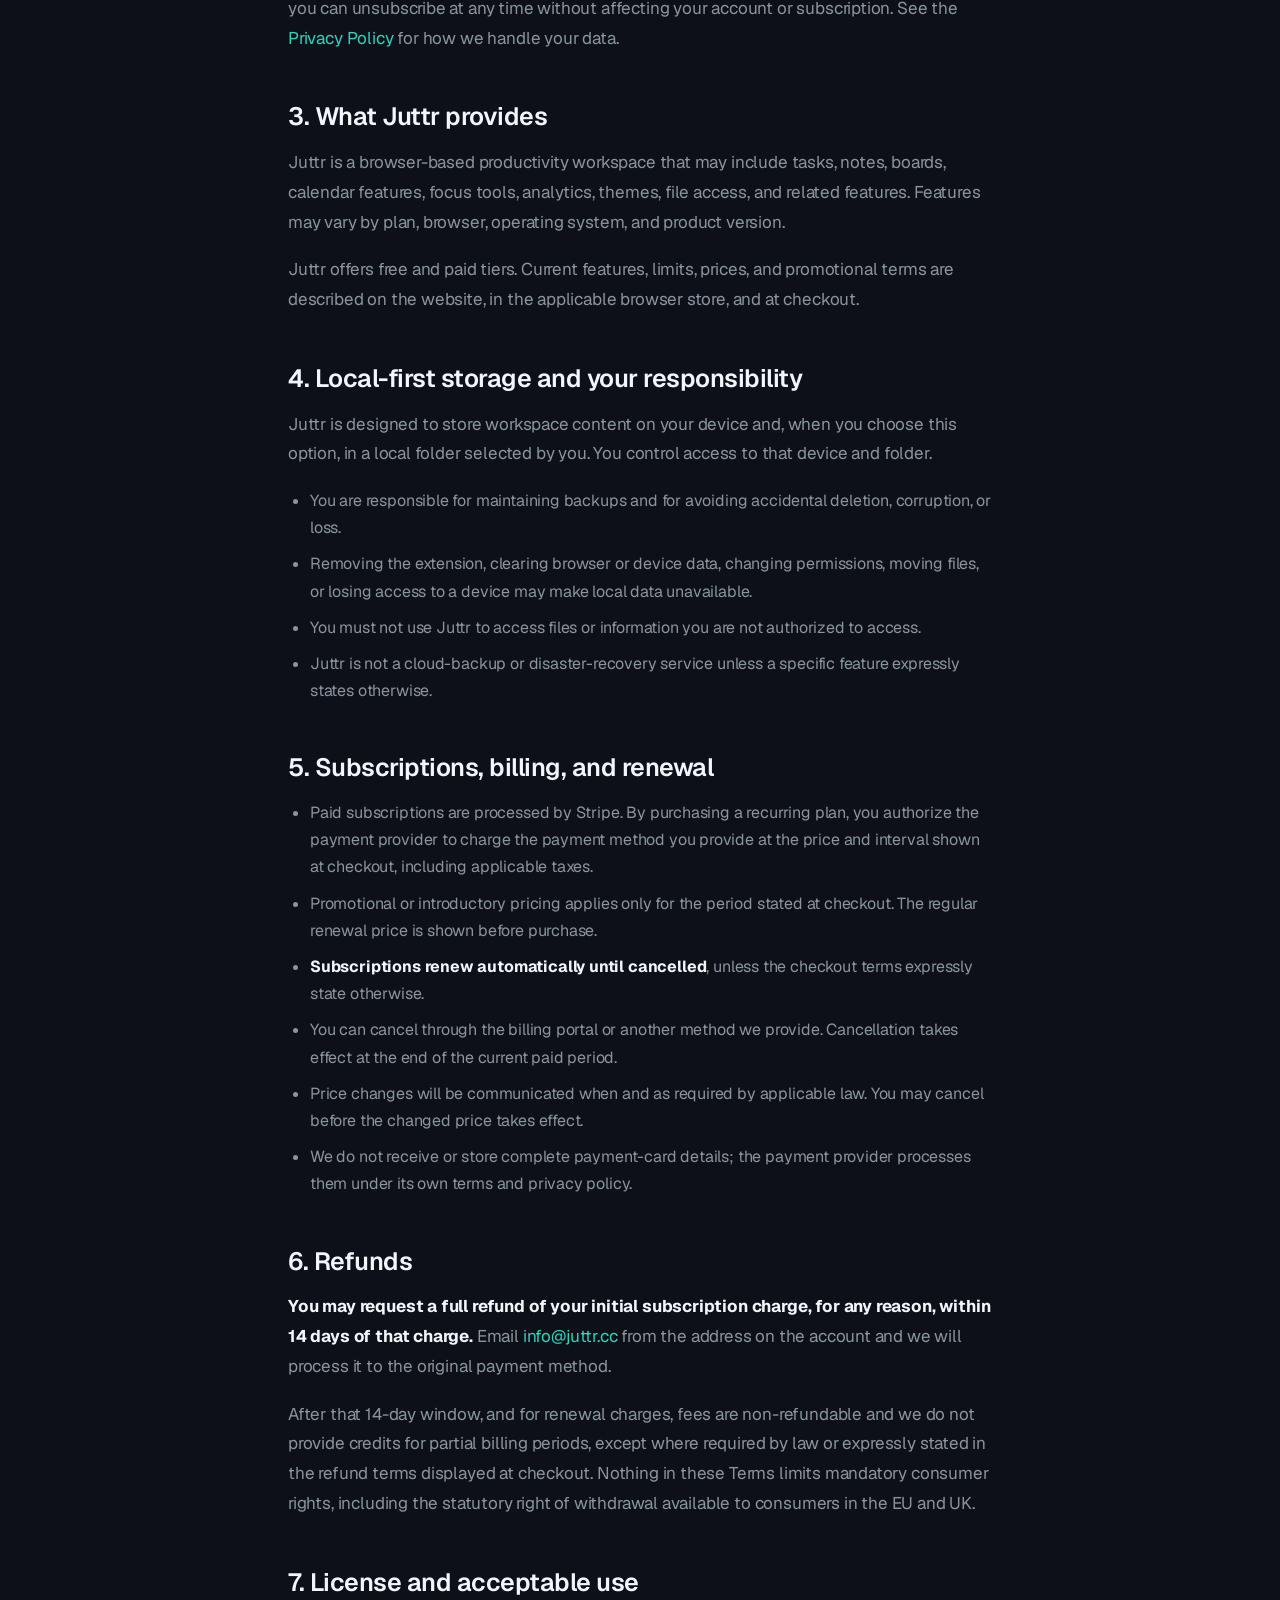
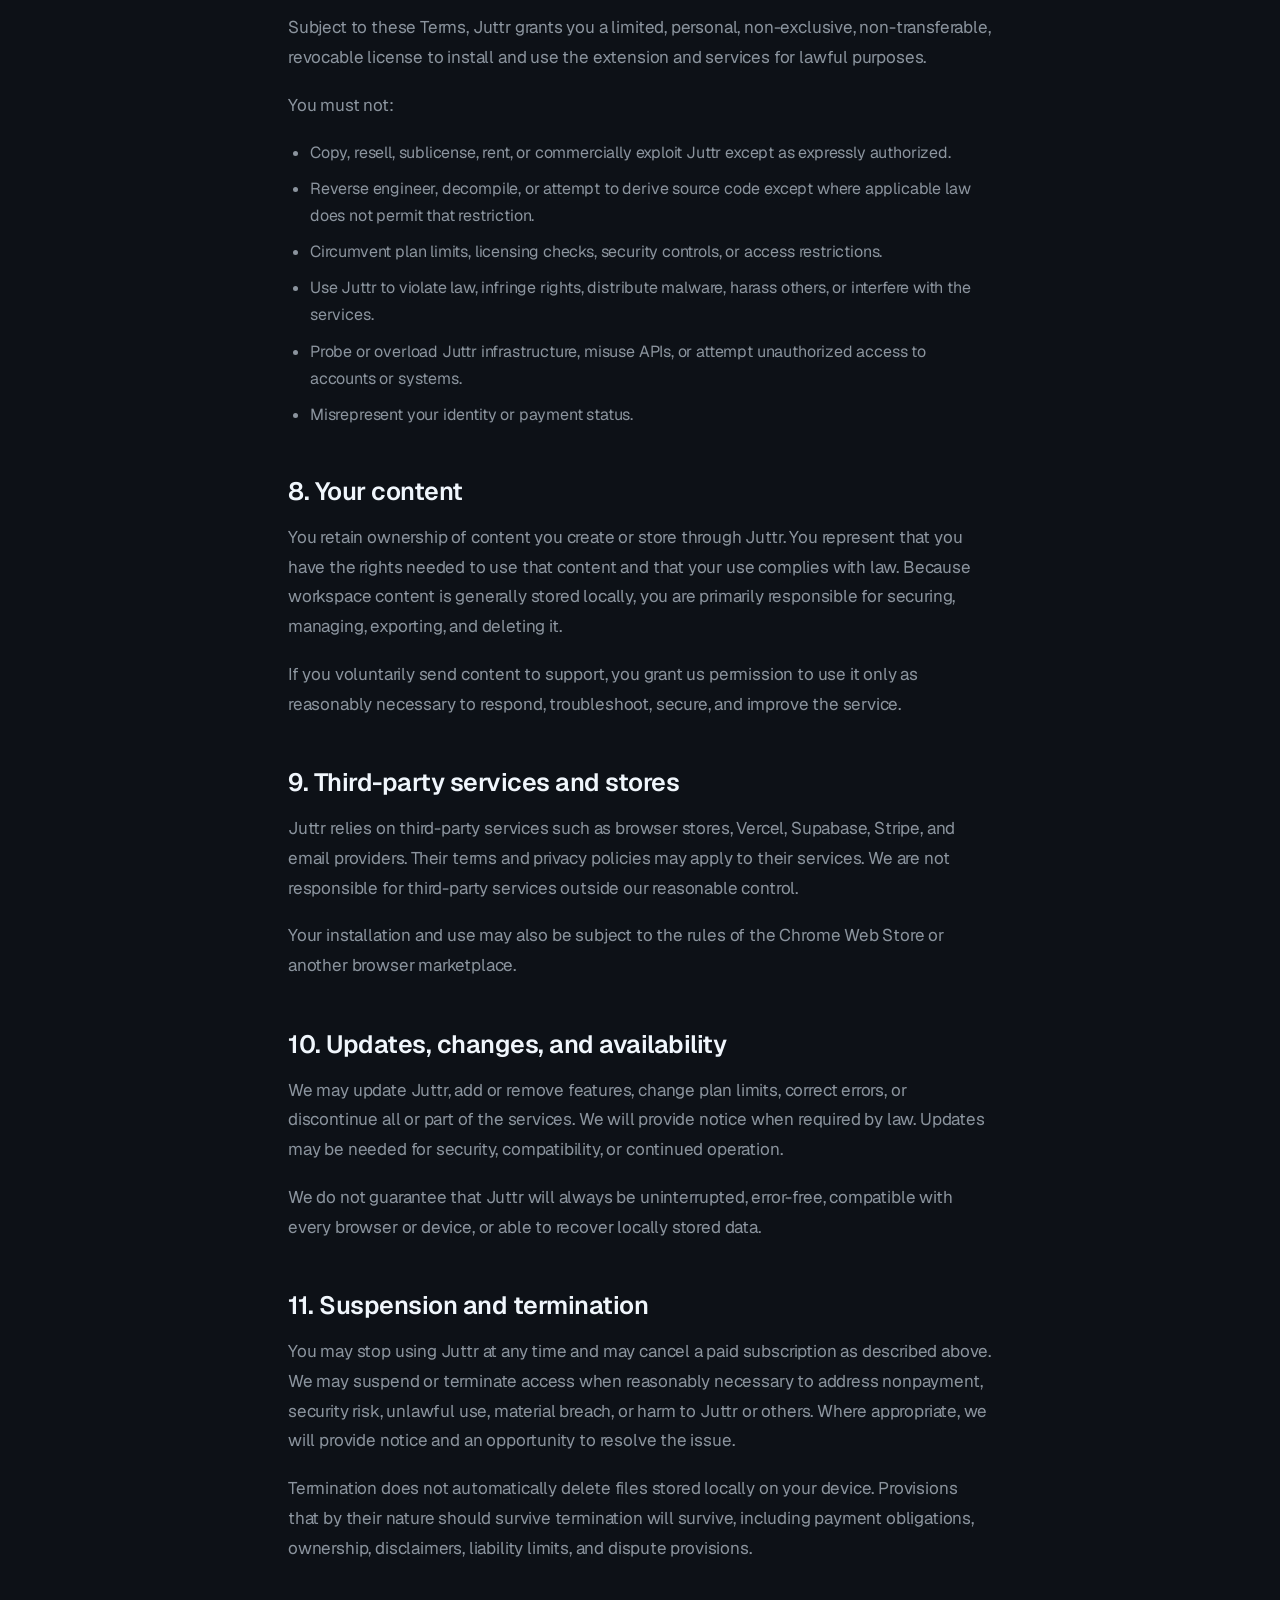
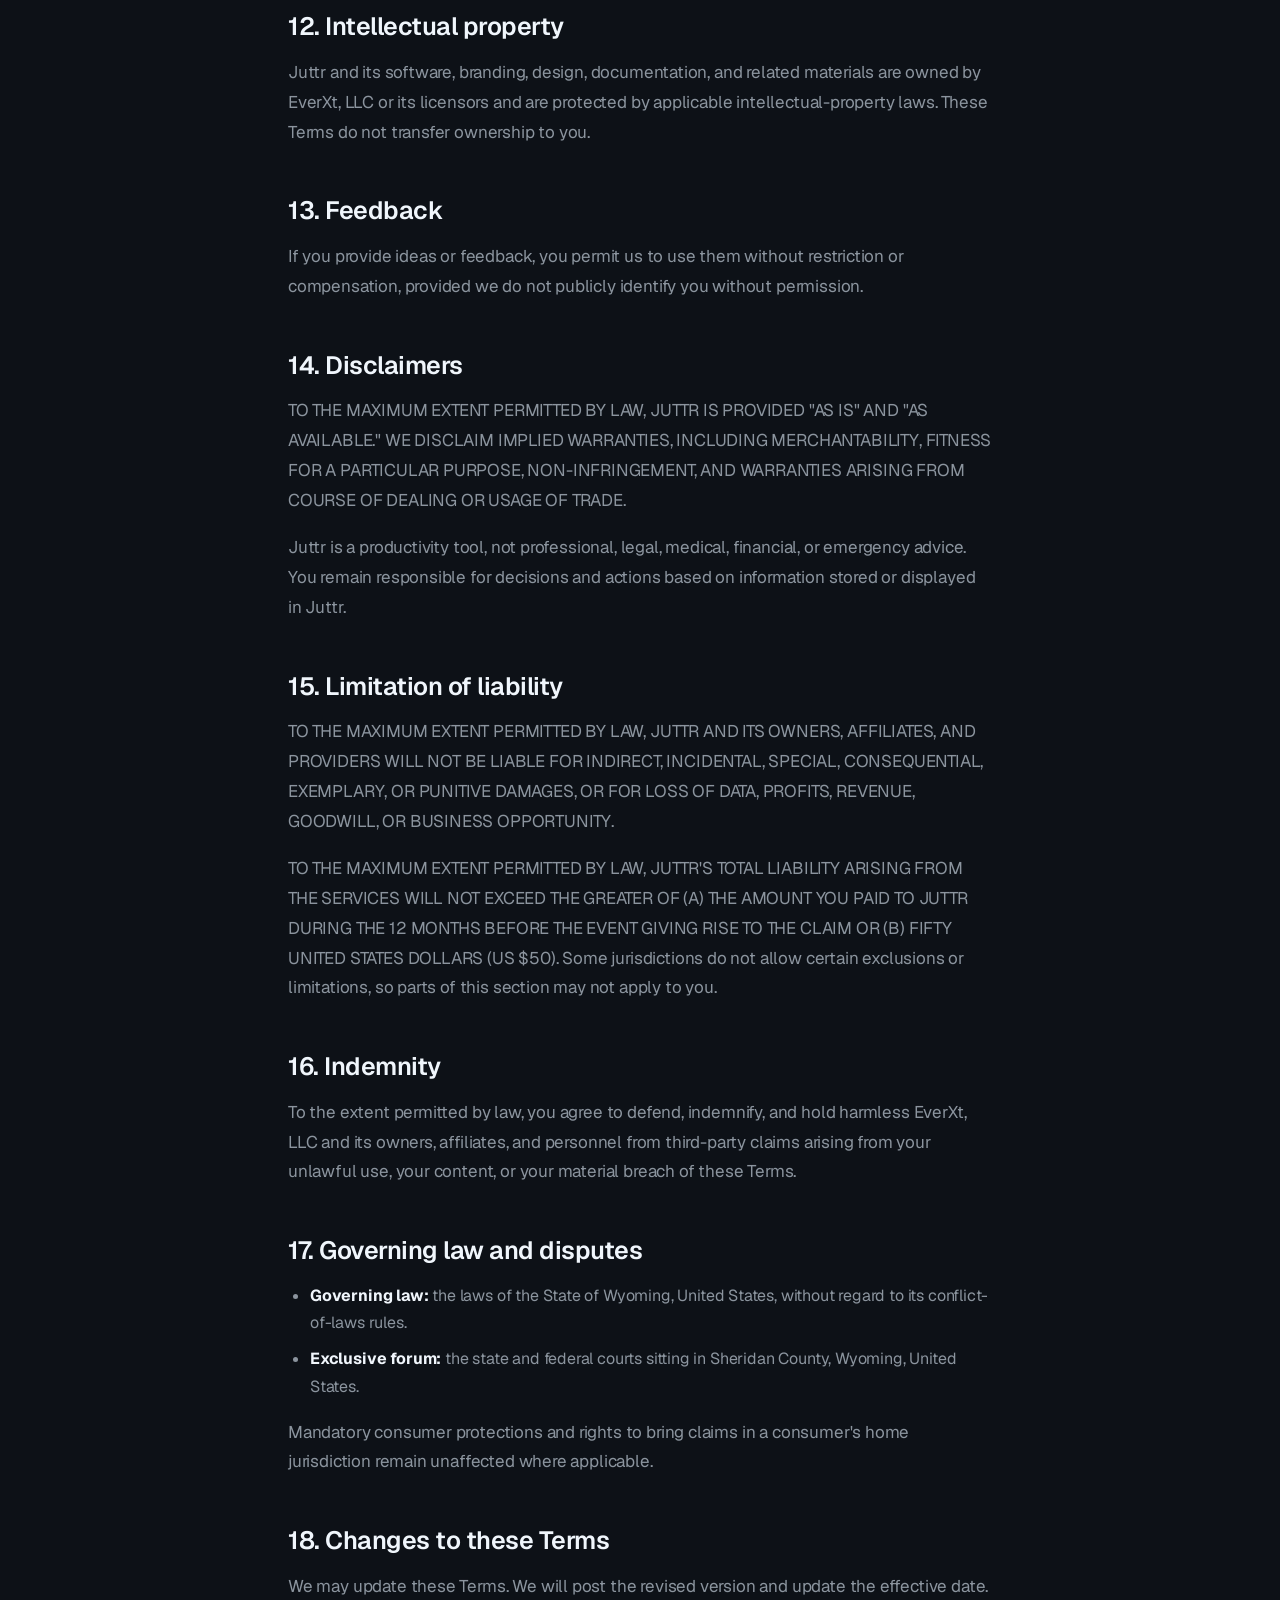
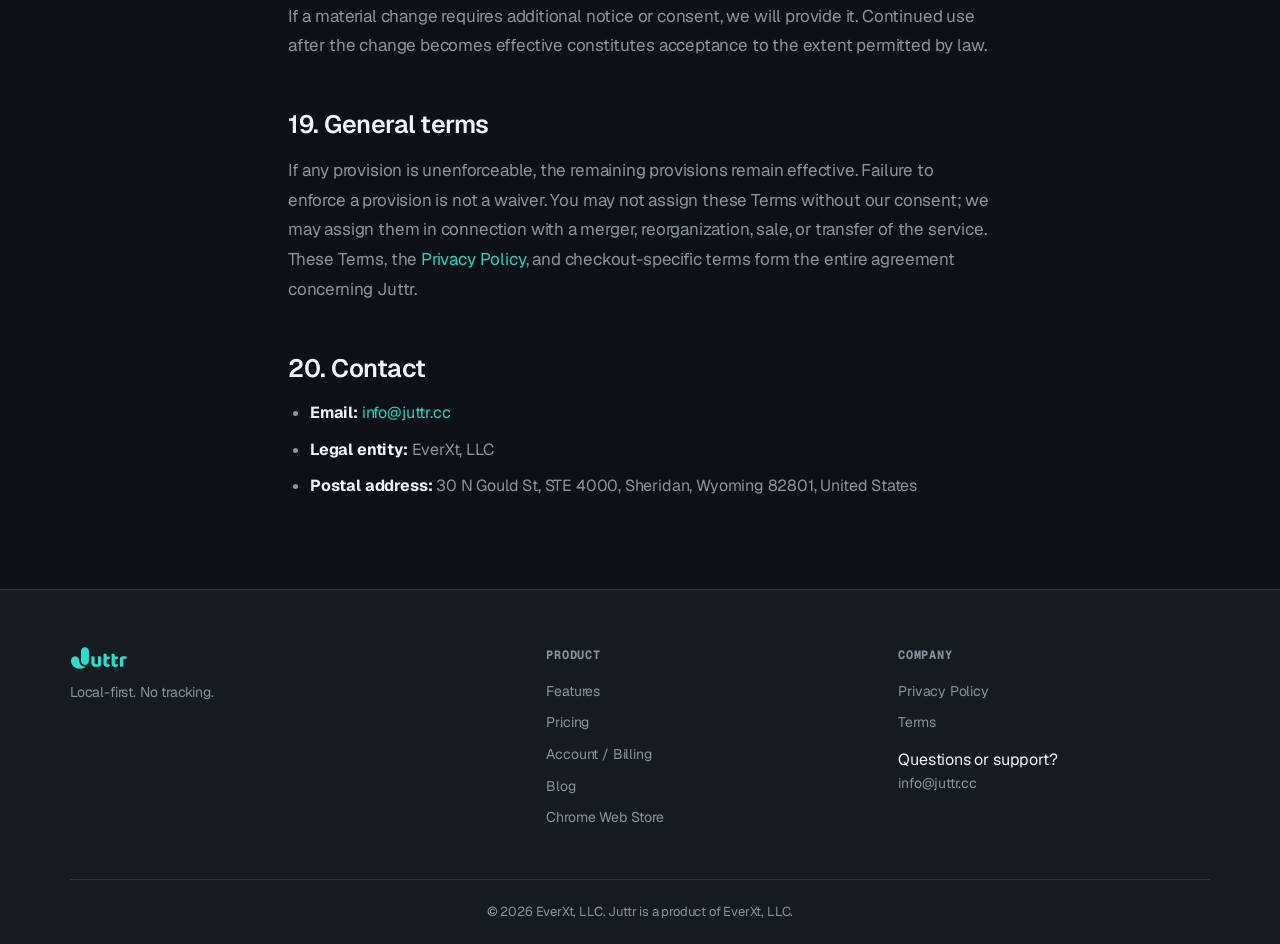
<file: terms.html>
<!DOCTYPE html>
<!--
  ══════════════════════════════════════════════════════════════════════
  UNRESOLVED LEGAL FIELDS — must be empty before this page is indexed.
  Search this file for "jx-legal-todo" to find every one on-page.

    (none outstanding — see the note below)

  RESOLVED BY THE OWNER, 26 July 2026:
    • Legal entity ............ EverXt, LLC (Wyoming)
    • Business address ........ 30 N Gould St, STE 4000, Sheridan, WY 82801
    • Minimum age ............. 16
    • Governing law / forum ... Wyoming; state and federal courts sitting
                                in Sheridan County, Wyoming
    • Refund window ........... 14 days from the initial charge, any reason
    • Liability floor ......... US $50

  The GDPR Art. 27 EU/UK representative requirement was removed on the
  owner's instruction (26 Jul 2026); they rely on the Art. 27(2) derogation.
  See the note at the top of privacy.html.

  Both legal pages carry <meta name="robots" content="noindex, nofollow"> and
  are excluded from sitemap.xml, as does every other page of the preview.
  Remove the tags and add both URLs to the sitemap at launch. See DEPLOY.md.

  The 14-day refund window and the $50 liability floor are now binding
  public commitments. Ensure the Stripe refund process and the checkout
  copy match §6 before launch.
  ══════════════════════════════════════════════════════════════════════
-->
<html lang="en">
<head>
  <meta charset="UTF-8" />
  <meta name="viewport" content="width=device-width, initial-scale=1.0" />

  <title>Terms of Service | Juttr</title>
  <meta name="description" content="The terms governing Juttr accounts, Pro subscriptions, automatic renewal, cancellation, refunds, and your responsibility for locally stored workspace data." />
  <meta name="robots" content="noindex, nofollow" />

  <link rel="canonical" href="https://www.juttr.cc/terms" />
  <meta name="theme-color" content="#0d1117" />
  <link rel="icon" type="image/png" href="assets/logo.png" />

  <script>
    document.documentElement.setAttribute('data-theme', 'dark');
  </script>

  <link rel="preload" href="assets/fonts/Geist-Variable.woff2" as="font" type="font/woff2" crossorigin />
  <link rel="stylesheet" href="css/theme.css" />
  <link rel="stylesheet" href="css/site.css" />
</head>
<body>

<nav class="jx-nav scrolled" id="nav">
  <a href="/" class="jx-logo" aria-label="Juttr"><img class="jx-wordmark" src="assets/juttr-wordmark.svg" alt="Juttr" /></a>
  <div class="jx-nav-right">
    <a class="jx-btn jx-btn-ghost jx-btn-sm" href="/">Back to Juttr</a>
  </div>
</nav>

<main>
  <article class="jx-article jx-legal">
    <p class="jx-article-meta">Legal</p>
    <h1>Terms of Service</h1>
    <p class="jx-legal-updated">Effective 26 July 2026 · Website, browser extension, accounts, subscriptions and local storage</p>

    <div class="jx-legal-lede">
      <p><strong>The short version.</strong> Juttr is free to start and does not need an account until you buy Pro. Pro subscriptions renew automatically until you cancel, and you can get a full refund within 14 days of your first charge for any reason. Your workspace is stored on your device, so backing it up is your responsibility.</p>
    </div>

    <ul class="jx-legal-toc">
      <li><a href="#agreement">1. Agreement to these Terms</a></li>
      <li><a href="#eligibility">2. Eligibility and accounts</a></li>
      <li><a href="#what-juttr-provides">3. What Juttr provides</a></li>
      <li><a href="#local-storage">4. Local-first storage</a></li>
      <li><a href="#billing">5. Subscriptions and billing</a></li>
      <li><a href="#refunds">6. Refunds</a></li>
      <li><a href="#license">7. License and acceptable use</a></li>
      <li><a href="#your-content">8. Your content</a></li>
      <li><a href="#third-party">9. Third-party services</a></li>
      <li><a href="#updates">10. Updates and availability</a></li>
      <li><a href="#termination">11. Suspension and termination</a></li>
      <li><a href="#ip">12. Intellectual property</a></li>
      <li><a href="#feedback">13. Feedback</a></li>
      <li><a href="#disclaimers">14. Disclaimers</a></li>
      <li><a href="#liability">15. Limitation of liability</a></li>
      <li><a href="#indemnity">16. Indemnity</a></li>
      <li><a href="#law">17. Governing law and disputes</a></li>
      <li><a href="#changes">18. Changes to these Terms</a></li>
      <li><a href="#general">19. General terms</a></li>
      <li><a href="#contact">20. Contact</a></li>
    </ul>

    <h2 id="agreement">1. Agreement to these Terms</h2>
    <p>These Terms of Service ("Terms") form a binding agreement between you and EverXt, LLC, a Wyoming limited liability company doing business as Juttr ("Juttr," "we," "us," or "our"), governing your use of the Juttr website, browser extension, accounts, paid subscriptions, and related services.</p>
    <p>By creating an account, purchasing a subscription, installing or using Juttr, or otherwise accessing the services, you agree to these Terms and the <a href="/privacy">Juttr Privacy Policy</a>. If you do not agree, do not use the services.</p>

    <h2 id="eligibility">2. Eligibility and accounts</h2>
    <p><strong>Minimum age: 16.</strong> You must be at least 16 years old to use Juttr.</p>
    <p>An account is required for paid subscription features and account or billing management. You must provide accurate information, protect your password, and promptly notify us of suspected unauthorized access. You are responsible for activity conducted through your account.</p>
    <p>Free and local features are usable before account creation. A free account is optional and lets you save your license key, download resources, and manage a subscription; you may create one with an email and password or with Google. The availability of account-free features may change as described in the product and at checkout.</p>
    <p>If you tick the optional marketing opt-in when creating an account, you consent to receive occasional product-update email. This is separate from account and service messages, and you can unsubscribe at any time without affecting your account or subscription. See the <a href="/privacy">Privacy Policy</a> for how we handle your data.</p>

    <h2 id="what-juttr-provides">3. What Juttr provides</h2>
    <p>Juttr is a browser-based productivity workspace that may include tasks, notes, boards, calendar features, focus tools, analytics, themes, file access, and related features. Features may vary by plan, browser, operating system, and product version.</p>
    <p>Juttr offers free and paid tiers. Current features, limits, prices, and promotional terms are described on the website, in the applicable browser store, and at checkout.</p>

    <h2 id="local-storage">4. Local-first storage and your responsibility</h2>
    <p>Juttr is designed to store workspace content on your device and, when you choose this option, in a local folder selected by you. You control access to that device and folder.</p>
    <ul>
      <li>You are responsible for maintaining backups and for avoiding accidental deletion, corruption, or loss.</li>
      <li>Removing the extension, clearing browser or device data, changing permissions, moving files, or losing access to a device may make local data unavailable.</li>
      <li>You must not use Juttr to access files or information you are not authorized to access.</li>
      <li>Juttr is not a cloud-backup or disaster-recovery service unless a specific feature expressly states otherwise.</li>
    </ul>

    <h2 id="billing">5. Subscriptions, billing, and renewal</h2>
    <ul>
      <li>Paid subscriptions are processed by Stripe. By purchasing a recurring plan, you authorize the payment provider to charge the payment method you provide at the price and interval shown at checkout, including applicable taxes.</li>
      <li>Promotional or introductory pricing applies only for the period stated at checkout. The regular renewal price is shown before purchase.</li>
      <li><strong>Subscriptions renew automatically until cancelled</strong>, unless the checkout terms expressly state otherwise.</li>
      <li>You can cancel through the billing portal or another method we provide. Cancellation takes effect at the end of the current paid period.</li>
      <li>Price changes will be communicated when and as required by applicable law. You may cancel before the changed price takes effect.</li>
      <li>We do not receive or store complete payment-card details; the payment provider processes them under its own terms and privacy policy.</li>
    </ul>

    <h2 id="refunds">6. Refunds</h2>
    <p><strong>You may request a full refund of your initial subscription charge, for any reason, within 14 days of that charge.</strong> Email <a href="mailto:info@juttr.cc">info@juttr.cc</a> from the address on the account and we will process it to the original payment method.</p>
    <p>After that 14-day window, and for renewal charges, fees are non-refundable and we do not provide credits for partial billing periods, except where required by law or expressly stated in the refund terms displayed at checkout. Nothing in these Terms limits mandatory consumer rights, including the statutory right of withdrawal available to consumers in the EU and UK.</p>

    <h2 id="license">7. License and acceptable use</h2>
    <p>Subject to these Terms, Juttr grants you a limited, personal, non-exclusive, non-transferable, revocable license to install and use the extension and services for lawful purposes.</p>
    <p>You must not:</p>
    <ul>
      <li>Copy, resell, sublicense, rent, or commercially exploit Juttr except as expressly authorized.</li>
      <li>Reverse engineer, decompile, or attempt to derive source code except where applicable law does not permit that restriction.</li>
      <li>Circumvent plan limits, licensing checks, security controls, or access restrictions.</li>
      <li>Use Juttr to violate law, infringe rights, distribute malware, harass others, or interfere with the services.</li>
      <li>Probe or overload Juttr infrastructure, misuse APIs, or attempt unauthorized access to accounts or systems.</li>
      <li>Misrepresent your identity or payment status.</li>
    </ul>

    <h2 id="your-content">8. Your content</h2>
    <p>You retain ownership of content you create or store through Juttr. You represent that you have the rights needed to use that content and that your use complies with law. Because workspace content is generally stored locally, you are primarily responsible for securing, managing, exporting, and deleting it.</p>
    <p>If you voluntarily send content to support, you grant us permission to use it only as reasonably necessary to respond, troubleshoot, secure, and improve the service.</p>

    <h2 id="third-party">9. Third-party services and stores</h2>
    <p>Juttr relies on third-party services such as browser stores, Vercel, Supabase, Stripe, and email providers. Their terms and privacy policies may apply to their services. We are not responsible for third-party services outside our reasonable control.</p>
    <p>Your installation and use may also be subject to the rules of the Chrome Web Store or another browser marketplace.</p>

    <h2 id="updates">10. Updates, changes, and availability</h2>
    <p>We may update Juttr, add or remove features, change plan limits, correct errors, or discontinue all or part of the services. We will provide notice when required by law. Updates may be needed for security, compatibility, or continued operation.</p>
    <p>We do not guarantee that Juttr will always be uninterrupted, error-free, compatible with every browser or device, or able to recover locally stored data.</p>

    <h2 id="termination">11. Suspension and termination</h2>
    <p>You may stop using Juttr at any time and may cancel a paid subscription as described above. We may suspend or terminate access when reasonably necessary to address nonpayment, security risk, unlawful use, material breach, or harm to Juttr or others. Where appropriate, we will provide notice and an opportunity to resolve the issue.</p>
    <p>Termination does not automatically delete files stored locally on your device. Provisions that by their nature should survive termination will survive, including payment obligations, ownership, disclaimers, liability limits, and dispute provisions.</p>

    <h2 id="ip">12. Intellectual property</h2>
    <p>Juttr and its software, branding, design, documentation, and related materials are owned by EverXt, LLC or its licensors and are protected by applicable intellectual-property laws. These Terms do not transfer ownership to you.</p>

    <h2 id="feedback">13. Feedback</h2>
    <p>If you provide ideas or feedback, you permit us to use them without restriction or compensation, provided we do not publicly identify you without permission.</p>

    <h2 id="disclaimers">14. Disclaimers</h2>
    <p>TO THE MAXIMUM EXTENT PERMITTED BY LAW, JUTTR IS PROVIDED "AS IS" AND "AS AVAILABLE." WE DISCLAIM IMPLIED WARRANTIES, INCLUDING MERCHANTABILITY, FITNESS FOR A PARTICULAR PURPOSE, NON-INFRINGEMENT, AND WARRANTIES ARISING FROM COURSE OF DEALING OR USAGE OF TRADE.</p>
    <p>Juttr is a productivity tool, not professional, legal, medical, financial, or emergency advice. You remain responsible for decisions and actions based on information stored or displayed in Juttr.</p>

    <h2 id="liability">15. Limitation of liability</h2>
    <p>TO THE MAXIMUM EXTENT PERMITTED BY LAW, JUTTR AND ITS OWNERS, AFFILIATES, AND PROVIDERS WILL NOT BE LIABLE FOR INDIRECT, INCIDENTAL, SPECIAL, CONSEQUENTIAL, EXEMPLARY, OR PUNITIVE DAMAGES, OR FOR LOSS OF DATA, PROFITS, REVENUE, GOODWILL, OR BUSINESS OPPORTUNITY.</p>
    <p>TO THE MAXIMUM EXTENT PERMITTED BY LAW, JUTTR'S TOTAL LIABILITY ARISING FROM THE SERVICES WILL NOT EXCEED THE GREATER OF (A) THE AMOUNT YOU PAID TO JUTTR DURING THE 12 MONTHS BEFORE THE EVENT GIVING RISE TO THE CLAIM OR (B) FIFTY UNITED STATES DOLLARS (US $50). Some jurisdictions do not allow certain exclusions or limitations, so parts of this section may not apply to you.</p>

    <h2 id="indemnity">16. Indemnity</h2>
    <p>To the extent permitted by law, you agree to defend, indemnify, and hold harmless EverXt, LLC and its owners, affiliates, and personnel from third-party claims arising from your unlawful use, your content, or your material breach of these Terms.</p>

    <h2 id="law">17. Governing law and disputes</h2>
    <ul>
      <li><strong>Governing law:</strong> the laws of the State of Wyoming, United States, without regard to its conflict-of-laws rules.</li>
      <li><strong>Exclusive forum:</strong> the state and federal courts sitting in Sheridan County, Wyoming, United States.</li>
    </ul>
    <p>Mandatory consumer protections and rights to bring claims in a consumer's home jurisdiction remain unaffected where applicable.</p>

    <h2 id="changes">18. Changes to these Terms</h2>
    <p>We may update these Terms. We will post the revised version and update the effective date. If a material change requires additional notice or consent, we will provide it. Continued use after the change becomes effective constitutes acceptance to the extent permitted by law.</p>

    <h2 id="general">19. General terms</h2>
    <p>If any provision is unenforceable, the remaining provisions remain effective. Failure to enforce a provision is not a waiver. You may not assign these Terms without our consent; we may assign them in connection with a merger, reorganization, sale, or transfer of the service. These Terms, the <a href="/privacy">Privacy Policy</a>, and checkout-specific terms form the entire agreement concerning Juttr.</p>

    <h2 id="contact">20. Contact</h2>
    <ul>
      <li><strong>Email:</strong> <a href="mailto:info@juttr.cc">info@juttr.cc</a></li>
      <li><strong>Legal entity:</strong> EverXt, LLC</li>
      <li><strong>Postal address:</strong> 30 N Gould St, STE 4000, Sheridan, Wyoming 82801, United States</li>
    </ul>
  </article>
</main>

<footer class="jx-footer">
  <div class="jx-footer-grid">
    <div class="jx-footer-brand">
      <span class="jx-logo"><img class="jx-wordmark" src="assets/juttr-wordmark.svg" alt="Juttr" /></span>
      <p>Local-first. No tracking.</p>
    </div>
    <div class="jx-footer-col">
      <h4>Product</h4>
      <a href="/#features">Features</a>
      <a href="/#pricing">Pricing</a>
      <a href="/account">Account / Billing</a>
      <a href="/#blog">Blog</a>
      <a data-store-link="footer" target="_blank" rel="noopener">Chrome Web Store</a>
    </div>
    <div class="jx-footer-col">
      <h4>Company</h4>
      <a href="/privacy">Privacy Policy</a>
      <a href="/terms">Terms</a>
      <p style="margin-top:14px;">Questions or support?</p>
      <a href="mailto:info@juttr.cc">info@juttr.cc</a>
    </div>
  </div>
  <div class="jx-footer-bottom">
    © 2026 EverXt, LLC. Juttr is a product of EverXt, LLC.
  </div>
</footer>

<script src="js/site.js"></script>
</body>
</html>
</file>
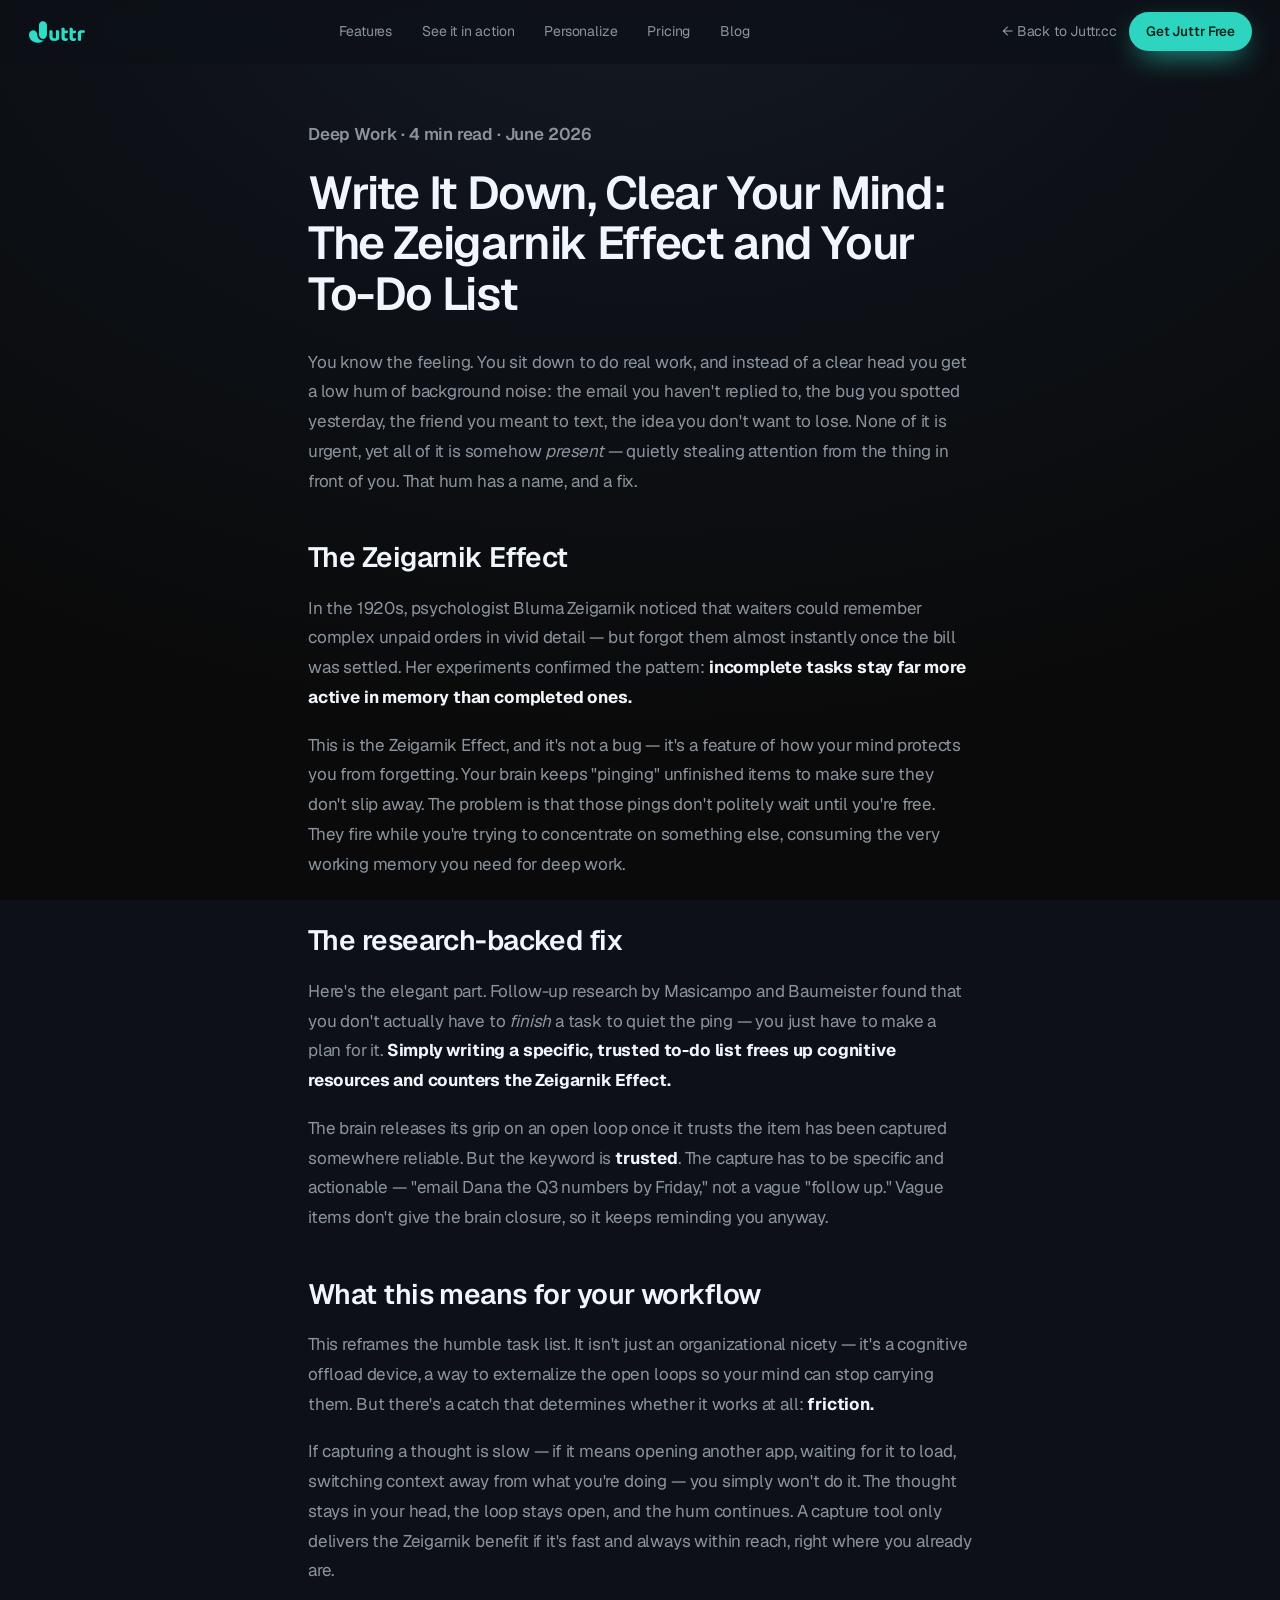
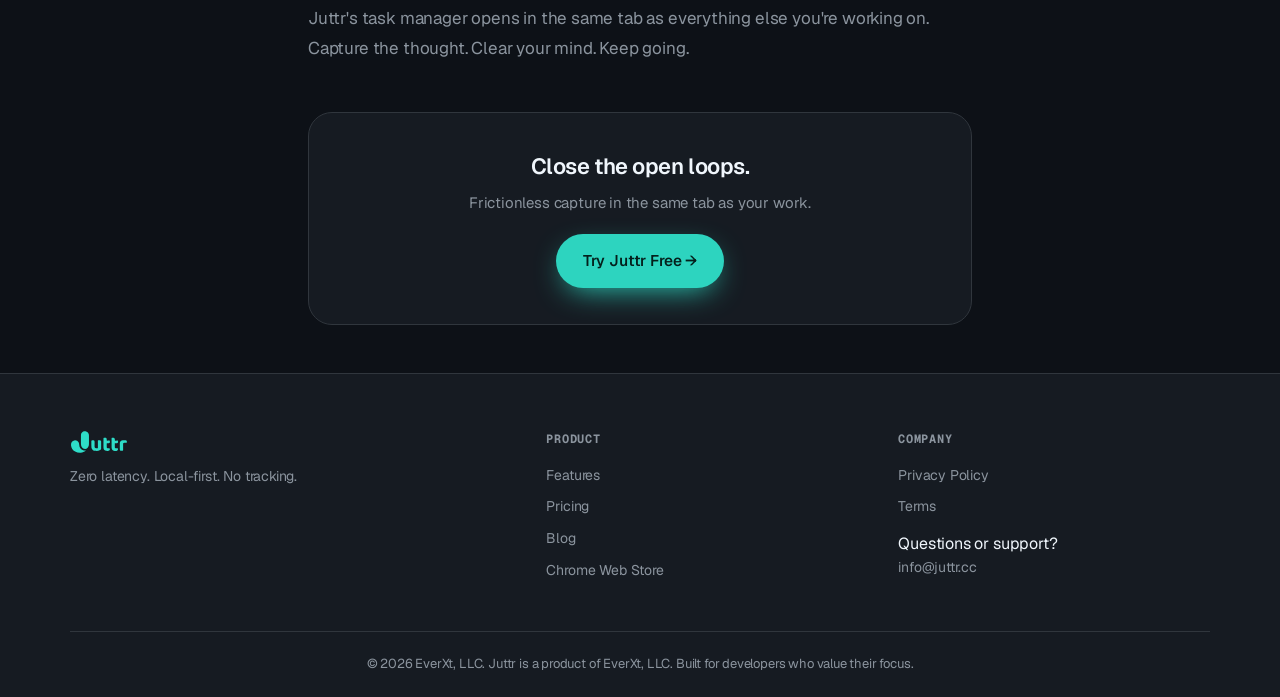
<file: blog/clear-your-mind.html>
<!DOCTYPE html>
<html lang="en">
<head>
  <meta charset="UTF-8" />
  <meta name="viewport" content="width=device-width, initial-scale=1.0" />

  <title>The Zeigarnik Effect and Your To-Do List: Write It Down, Clear Your Mind | Juttr</title>
  <meta name="description" content="Unfinished tasks occupy your working memory until captured. The Zeigarnik effect explains why writing tasks down clears your mind — and what to do about it." />

  <meta property="og:title" content="Write It Down, Clear Your Mind: The Zeigarnik Effect and Your To-Do List" />
  <meta property="og:description" content="Unfinished tasks occupy your working memory until captured. The Zeigarnik Effect explains why a good task list is a focus tool — and what to do about it." />
  <meta property="og:image" content="https://www.juttr.cc/assets/screens/og-cover.jpg" />
  <meta property="og:url" content="https://www.juttr.cc/blog/clear-your-mind" />
  <meta property="og:type" content="article" />
  <meta name="twitter:card" content="summary_large_image" />

  <link rel="canonical" href="https://www.juttr.cc/blog/clear-your-mind" />
  <!-- PREVIEW ONLY — remove this tag at launch. See the checklist in DEPLOY.md.
       Holds juttr-pro-1.vercel.app out of search so it cannot be indexed as a
       duplicate of www.juttr.cc. -->
  <meta name="robots" content="noindex, nofollow" />
  <meta name="theme-color" content="#0d1117" />
  <link rel="icon" type="image/png" href="../assets/logo.png" />

  <script>
    document.documentElement.setAttribute('data-theme', 'dark');
  </script>

  <link rel="preload" href="../assets/fonts/Geist-Variable.woff2" as="font" type="font/woff2" crossorigin />
  <link rel="stylesheet" href="../css/theme.css" />
  <link rel="stylesheet" href="../css/site.css" />

  <!-- Article structured data -->
  <script type="application/ld+json">
  {
    "@context": "https://schema.org",
    "@type": "Article",
    "headline": "Write It Down, Clear Your Mind: The Zeigarnik Effect and Your To-Do List",
    "description": "Unfinished tasks occupy your working memory until captured. The Zeigarnik effect explains why a to-do list is a focus tool — and what to do about it.",
    "datePublished": "2026-06-27",
    "dateModified": "2026-07-26",
    "author": {
      "@type": "Organization",
      "name": "Juttr",
      "url": "https://www.juttr.cc/"
    },
    "publisher": {
      "@type": "Organization",
      "name": "EverXt, LLC",
      "url": "https://www.juttr.cc/",
      "logo": {
        "@type": "ImageObject",
        "url": "https://www.juttr.cc/assets/logo.png"
      }
    },
    "mainEntityOfPage": {
      "@type": "WebPage",
      "@id": "https://www.juttr.cc/blog/clear-your-mind"
    },
    "url": "https://www.juttr.cc/blog/clear-your-mind",
    "image": "https://www.juttr.cc/assets/screens/og-cover.jpg"
  }
  </script>
</head>
<body>

<nav class="jx-nav" id="nav">
  <a href="../index.html" class="jx-logo" aria-label="Juttr"><img class="jx-wordmark" src="../assets/juttr-wordmark.svg" alt="Juttr" /></a>
  <div class="jx-nav-links" id="nav-links">
    <a href="../index.html#features">Features</a>
    <a href="../index.html#see-it">See it in action</a>
    <a href="../index.html#personalize">Personalize</a>
    <a href="../index.html#pricing">Pricing</a>
    <a href="../index.html#blog">Blog</a>
    <a class="jx-btn jx-btn-accent jx-btn-sm jx-nav-cta-m" data-store-link="blog-menu" target="_blank" rel="noopener">Get Juttr Free</a>
  </div>
  <div class="jx-nav-right">
    <a href="../index.html" class="jx-nav-back" style="font-size:14px;color:var(--text-secondary);">← Back to Juttr.cc</a>
    <button class="jx-toggle" id="theme-toggle" type="button" aria-label="Toggle light or dark mode">
      <span class="jx-toggle-icon jx-moon" aria-hidden="true">🌙</span>
      <span class="jx-toggle-icon jx-sun" aria-hidden="true">☀️</span>
      <span class="jx-lbl jx-lbl-dark">Dark</span>
      <span class="jx-lbl jx-lbl-light">Light</span>
    </button>
    <a class="jx-btn jx-btn-accent jx-btn-sm jx-nav-cta-d" data-store-link="blog-nav" target="_blank" rel="noopener">Get Juttr Free</a>
    <button class="jx-nav-toggle" id="nav-toggle" type="button" aria-label="Open menu" aria-expanded="false" aria-controls="nav-links">
      <span></span><span></span><span></span>
    </button>
  </div>
</nav>

<main>
  <article class="jx-article">
    <p class="jx-article-meta">Deep Work · 4 min read · June 2026</p>
    <h1>Write It Down, Clear Your Mind: The Zeigarnik Effect and Your To-Do List</h1>

    <p>You know the feeling. You sit down to do real work, and instead of a clear head you get a low hum of background noise: the email you haven't replied to, the bug you spotted yesterday, the friend you meant to text, the idea you don't want to lose. None of it is urgent, yet all of it is somehow <em>present</em> — quietly stealing attention from the thing in front of you. That hum has a name, and a fix.</p>

    <h2>The Zeigarnik Effect</h2>
    <p>In the 1920s, psychologist Bluma Zeigarnik noticed that waiters could remember complex unpaid orders in vivid detail — but forgot them almost instantly once the bill was settled. Her experiments confirmed the pattern: <strong>incomplete tasks stay far more active in memory than completed ones.</strong></p>
    <p>This is the Zeigarnik Effect, and it's not a bug — it's a feature of how your mind protects you from forgetting. Your brain keeps "pinging" unfinished items to make sure they don't slip away. The problem is that those pings don't politely wait until you're free. They fire while you're trying to concentrate on something else, consuming the very working memory you need for deep work.</p>

    <h2>The research-backed fix</h2>
    <p>Here's the elegant part. Follow-up research by Masicampo and Baumeister found that you don't actually have to <em>finish</em> a task to quiet the ping — you just have to make a plan for it. <strong>Simply writing a specific, trusted to-do list frees up cognitive resources and counters the Zeigarnik Effect.</strong></p>
    <p>The brain releases its grip on an open loop once it trusts the item has been captured somewhere reliable. But the keyword is <strong>trusted</strong>. The capture has to be specific and actionable — "email Dana the Q3 numbers by Friday," not a vague "follow up." Vague items don't give the brain closure, so it keeps reminding you anyway.</p>

    <h2>What this means for your workflow</h2>
    <p>This reframes the humble task list. It isn't just an organizational nicety — it's a cognitive offload device, a way to externalize the open loops so your mind can stop carrying them. But there's a catch that determines whether it works at all: <strong>friction.</strong></p>
    <p>If capturing a thought is slow — if it means opening another app, waiting for it to load, switching context away from what you're doing — you simply won't do it. The thought stays in your head, the loop stays open, and the hum continues. A capture tool only delivers the Zeigarnik benefit if it's fast and always within reach, right where you already are.</p>

    <p>Juttr's task manager opens in the same tab as everything else you're working on. Capture the thought. Clear your mind. Keep going.</p>
  </article>

  <div class="jx-article-cta">
    <div class="jx-article-cta-inner">
      <h3>Close the open loops.</h3>
      <p>Frictionless capture in the same tab as your work.</p>
      <a class="jx-btn jx-btn-accent jx-btn-lg" data-store-link="blog-cta" target="_blank" rel="noopener">Try Juttr Free →</a>
    </div>
  </div>
</main>

<footer class="jx-footer">
  <div class="jx-footer-grid">
    <div class="jx-footer-brand">
      <span class="jx-logo"><img class="jx-wordmark" src="../assets/juttr-wordmark.svg" alt="Juttr" /></span>
      <p>Zero latency. Local-first. No tracking.</p>
    </div>
    <div class="jx-footer-col">
      <h4>Product</h4>
      <a href="../index.html#features">Features</a>
      <a href="../index.html#pricing">Pricing</a>
      <a href="../index.html#blog">Blog</a>
      <a data-store-link="footer" target="_blank" rel="noopener">Chrome Web Store</a>
    </div>
    <div class="jx-footer-col">
      <h4>Company</h4>
      <a href="/privacy">Privacy Policy</a>
      <a href="/terms">Terms</a>
      <p style="margin-top:14px;">Questions or support?</p>
      <a href="mailto:info@juttr.cc">info@juttr.cc</a>
    </div>
  </div>
  <div class="jx-footer-bottom">
    © 2026 EverXt, LLC. Juttr is a product of EverXt, LLC. Built for developers who value their focus.
  </div>
</footer>

<script src="../js/site.js"></script>
</body>
</html>
</file>
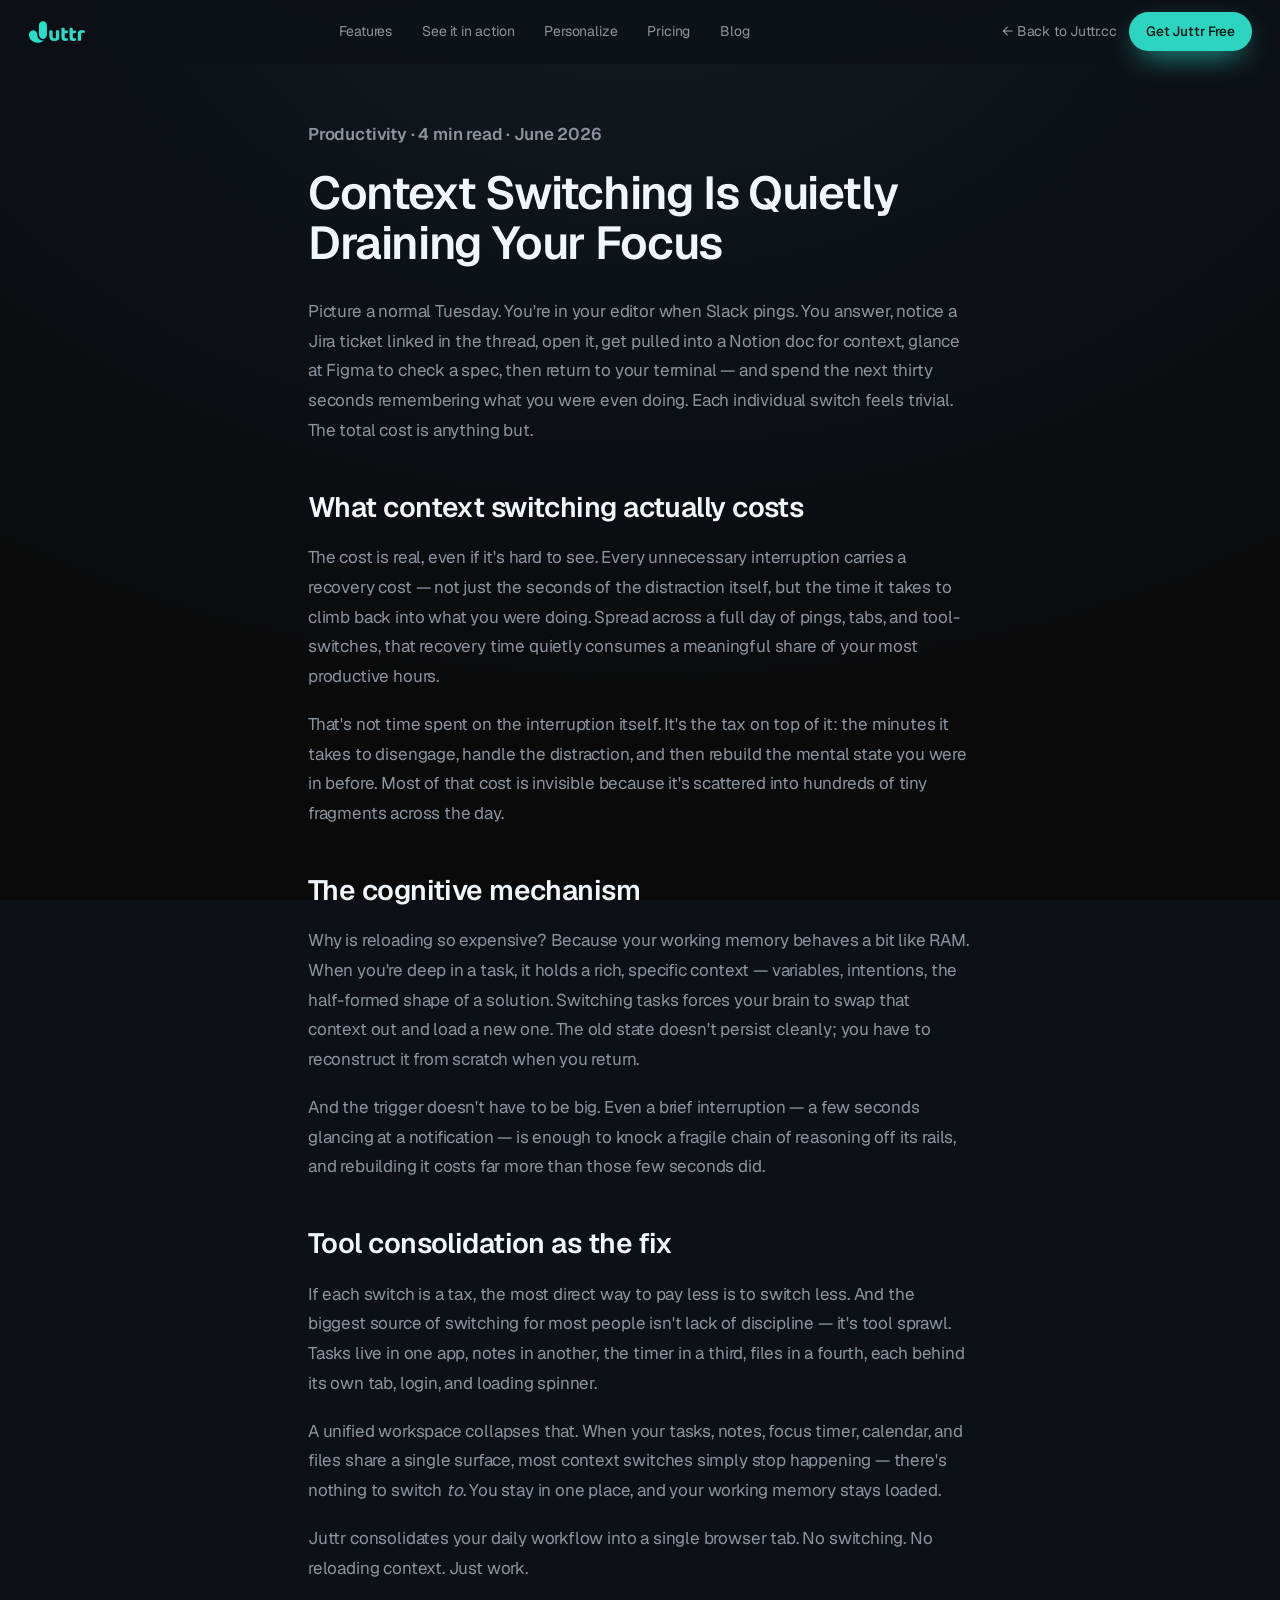
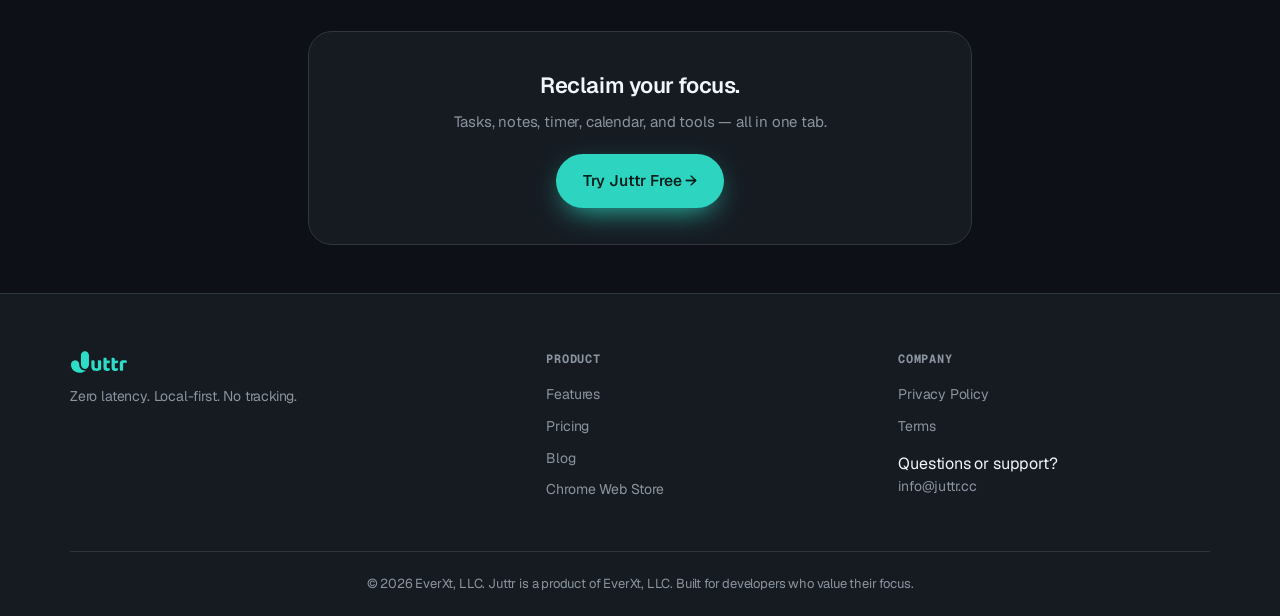
<file: blog/context-switching.html>
<!DOCTYPE html>
<html lang="en">
<head>
  <meta charset="UTF-8" />
  <meta name="viewport" content="width=device-width, initial-scale=1.0" />

  <title>How to Reduce Context Switching and Reclaim Your Focus | Juttr</title>
  <meta name="description" content="Every tool switch costs your brain time and energy. Here's how to reduce context switching and reclaim your focus." />

  <meta property="og:title" content="Context Switching Is Quietly Draining Your Focus" />
  <meta property="og:description" content="Every tool switch costs your brain time and energy. Here's how to reclaim your focus." />
  <meta property="og:image" content="https://www.juttr.cc/assets/screens/og-cover.jpg" />
  <meta property="og:url" content="https://www.juttr.cc/blog/context-switching" />
  <meta property="og:type" content="article" />
  <meta name="twitter:card" content="summary_large_image" />

  <link rel="canonical" href="https://www.juttr.cc/blog/context-switching" />
  <!-- PREVIEW ONLY — remove this tag at launch. See the checklist in DEPLOY.md.
       Holds juttr-pro-1.vercel.app out of search so it cannot be indexed as a
       duplicate of www.juttr.cc. -->
  <meta name="robots" content="noindex, nofollow" />
  <meta name="theme-color" content="#0d1117" />
  <link rel="icon" type="image/png" href="../assets/logo.png" />

  <script>
    document.documentElement.setAttribute('data-theme', 'dark');
  </script>

  <link rel="preload" href="../assets/fonts/Geist-Variable.woff2" as="font" type="font/woff2" crossorigin />
  <link rel="stylesheet" href="../css/theme.css" />
  <link rel="stylesheet" href="../css/site.css" />

  <!-- Article structured data -->
  <script type="application/ld+json">
  {
    "@context": "https://schema.org",
    "@type": "Article",
    "headline": "Context Switching Is Quietly Draining Your Focus",
    "description": "Every tool switch costs your brain time and energy. Here’s how to reduce context switching and reclaim your focus.",
    "datePublished": "2026-06-27",
    "dateModified": "2026-07-26",
    "author": {
      "@type": "Organization",
      "name": "Juttr",
      "url": "https://www.juttr.cc/"
    },
    "publisher": {
      "@type": "Organization",
      "name": "EverXt, LLC",
      "url": "https://www.juttr.cc/",
      "logo": {
        "@type": "ImageObject",
        "url": "https://www.juttr.cc/assets/logo.png"
      }
    },
    "mainEntityOfPage": {
      "@type": "WebPage",
      "@id": "https://www.juttr.cc/blog/context-switching"
    },
    "url": "https://www.juttr.cc/blog/context-switching",
    "image": "https://www.juttr.cc/assets/screens/og-cover.jpg"
  }
  </script>
</head>
<body>

<nav class="jx-nav" id="nav">
  <a href="../index.html" class="jx-logo" aria-label="Juttr"><img class="jx-wordmark" src="../assets/juttr-wordmark.svg" alt="Juttr" /></a>
  <div class="jx-nav-links" id="nav-links">
    <a href="../index.html#features">Features</a>
    <a href="../index.html#see-it">See it in action</a>
    <a href="../index.html#personalize">Personalize</a>
    <a href="../index.html#pricing">Pricing</a>
    <a href="../index.html#blog">Blog</a>
    <a class="jx-btn jx-btn-accent jx-btn-sm jx-nav-cta-m" data-store-link="blog-menu" target="_blank" rel="noopener">Get Juttr Free</a>
  </div>
  <div class="jx-nav-right">
    <a href="../index.html" class="jx-nav-back" style="font-size:14px;color:var(--text-secondary);">← Back to Juttr.cc</a>
    <button class="jx-toggle" id="theme-toggle" type="button" aria-label="Toggle light or dark mode">
      <span class="jx-toggle-icon jx-moon" aria-hidden="true">🌙</span>
      <span class="jx-toggle-icon jx-sun" aria-hidden="true">☀️</span>
      <span class="jx-lbl jx-lbl-dark">Dark</span>
      <span class="jx-lbl jx-lbl-light">Light</span>
    </button>
    <a class="jx-btn jx-btn-accent jx-btn-sm jx-nav-cta-d" data-store-link="blog-nav" target="_blank" rel="noopener">Get Juttr Free</a>
    <button class="jx-nav-toggle" id="nav-toggle" type="button" aria-label="Open menu" aria-expanded="false" aria-controls="nav-links">
      <span></span><span></span><span></span>
    </button>
  </div>
</nav>

<main>
  <article class="jx-article">
    <p class="jx-article-meta">Productivity · 4 min read · June 2026</p>
    <h1>Context Switching Is Quietly Draining Your Focus</h1>

    <p>Picture a normal Tuesday. You're in your editor when Slack pings. You answer, notice a Jira ticket linked in the thread, open it, get pulled into a Notion doc for context, glance at Figma to check a spec, then return to your terminal — and spend the next thirty seconds remembering what you were even doing. Each individual switch feels trivial. The total cost is anything but.</p>

    <h2>What context switching actually costs</h2>
    <p>The cost is real, even if it's hard to see. Every unnecessary interruption carries a recovery cost — not just the seconds of the distraction itself, but the time it takes to climb back into what you were doing. Spread across a full day of pings, tabs, and tool-switches, that recovery time quietly consumes a meaningful share of your most productive hours.</p>
    <p>That's not time spent on the interruption itself. It's the tax on top of it: the minutes it takes to disengage, handle the distraction, and then rebuild the mental state you were in before. Most of that cost is invisible because it's scattered into hundreds of tiny fragments across the day.</p>

    <h2>The cognitive mechanism</h2>
    <p>Why is reloading so expensive? Because your working memory behaves a bit like RAM. When you're deep in a task, it holds a rich, specific context — variables, intentions, the half-formed shape of a solution. Switching tasks forces your brain to swap that context out and load a new one. The old state doesn't persist cleanly; you have to reconstruct it from scratch when you return.</p>
    <p>And the trigger doesn't have to be big. Even a brief interruption — a few seconds glancing at a notification — is enough to knock a fragile chain of reasoning off its rails, and rebuilding it costs far more than those few seconds did.</p>

    <h2>Tool consolidation as the fix</h2>
    <p>If each switch is a tax, the most direct way to pay less is to switch less. And the biggest source of switching for most people isn't lack of discipline — it's tool sprawl. Tasks live in one app, notes in another, the timer in a third, files in a fourth, each behind its own tab, login, and loading spinner.</p>
    <p>A unified workspace collapses that. When your tasks, notes, focus timer, calendar, and files share a single surface, most context switches simply stop happening — there's nothing to switch <em>to</em>. You stay in one place, and your working memory stays loaded.</p>

    <p>Juttr consolidates your daily workflow into a single browser tab. No switching. No reloading context. Just work.</p>
  </article>

  <div class="jx-article-cta">
    <div class="jx-article-cta-inner">
      <h3>Reclaim your focus.</h3>
      <p>Tasks, notes, timer, calendar, and tools — all in one tab.</p>
      <a class="jx-btn jx-btn-accent jx-btn-lg" data-store-link="blog-cta" target="_blank" rel="noopener">Try Juttr Free →</a>
    </div>
  </div>
</main>

<footer class="jx-footer">
  <div class="jx-footer-grid">
    <div class="jx-footer-brand">
      <span class="jx-logo"><img class="jx-wordmark" src="../assets/juttr-wordmark.svg" alt="Juttr" /></span>
      <p>Zero latency. Local-first. No tracking.</p>
    </div>
    <div class="jx-footer-col">
      <h4>Product</h4>
      <a href="../index.html#features">Features</a>
      <a href="../index.html#pricing">Pricing</a>
      <a href="../index.html#blog">Blog</a>
      <a data-store-link="footer" target="_blank" rel="noopener">Chrome Web Store</a>
    </div>
    <div class="jx-footer-col">
      <h4>Company</h4>
      <a href="/privacy">Privacy Policy</a>
      <a href="/terms">Terms</a>
      <p style="margin-top:14px;">Questions or support?</p>
      <a href="mailto:info@juttr.cc">info@juttr.cc</a>
    </div>
  </div>
  <div class="jx-footer-bottom">
    © 2026 EverXt, LLC. Juttr is a product of EverXt, LLC. Built for developers who value their focus.
  </div>
</footer>

<script src="../js/site.js"></script>
</body>
</html>
</file>
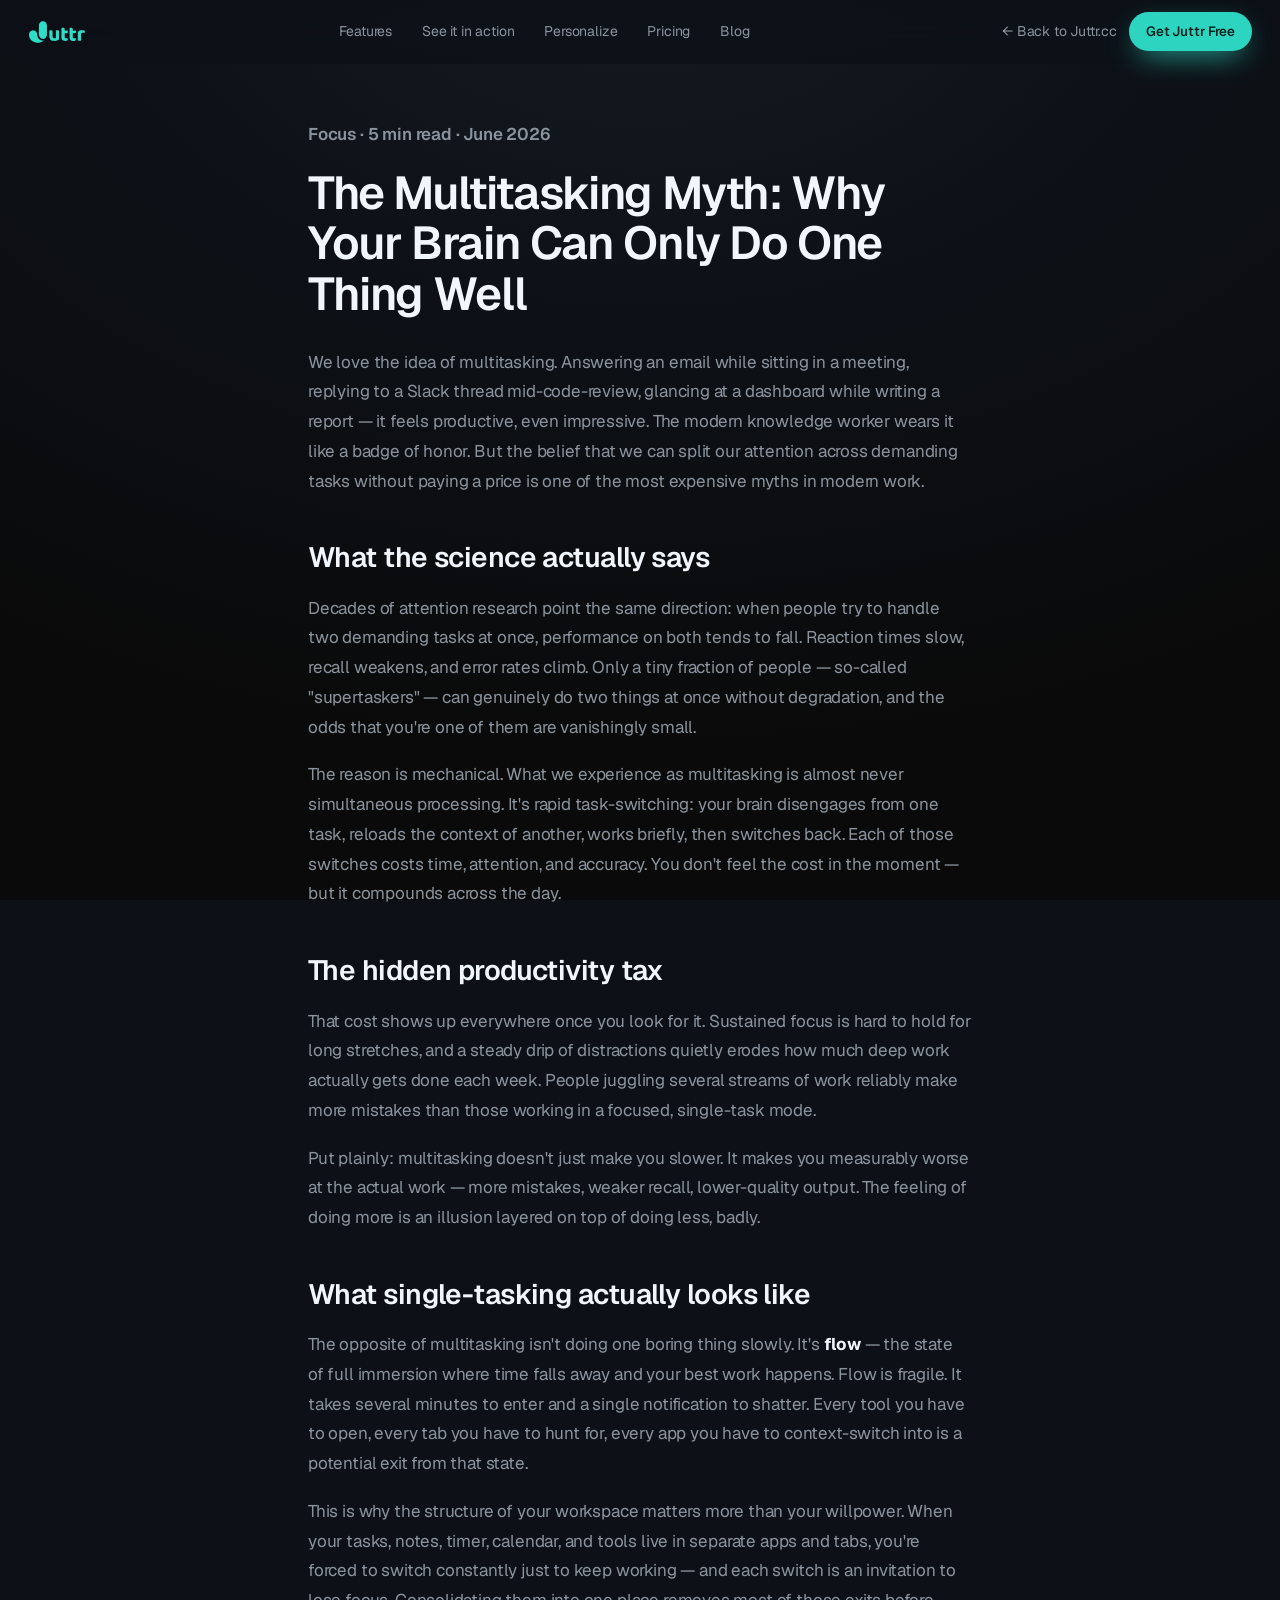
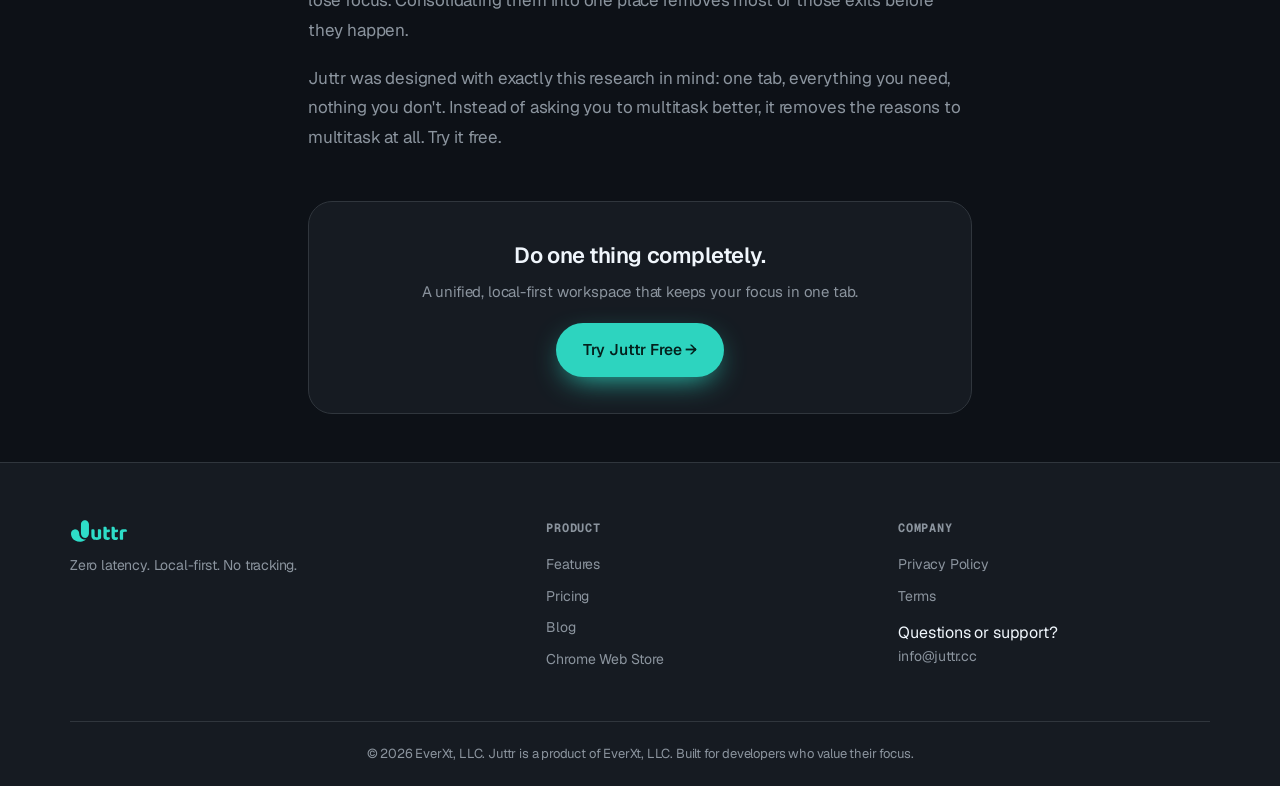
<file: blog/multitasking-myth.html>
<!DOCTYPE html>
<html lang="en">
<head>
  <meta charset="UTF-8" />
  <meta name="viewport" content="width=device-width, initial-scale=1.0" />

  <title>The Multitasking Myth: What It Costs Your Productivity | Juttr</title>
  <meta name="description" content="Multitasking is really rapid task-switching — and it quietly degrades your work. Learn what the research says and how a unified workspace protects your focus." />

  <meta property="og:title" content="The Multitasking Myth: Why Your Brain Can Only Do One Thing Well" />
  <meta property="og:description" content="Multitasking is really rapid task-switching — and it quietly degrades your work. Learn what the research says and how a unified workspace protects your focus." />
  <meta property="og:image" content="https://www.juttr.cc/assets/screens/og-cover.jpg" />
  <meta property="og:url" content="https://www.juttr.cc/blog/multitasking-myth" />
  <meta property="og:type" content="article" />
  <meta name="twitter:card" content="summary_large_image" />

  <link rel="canonical" href="https://www.juttr.cc/blog/multitasking-myth" />
  <!-- PREVIEW ONLY — remove this tag at launch. See the checklist in DEPLOY.md.
       Holds juttr-pro-1.vercel.app out of search so it cannot be indexed as a
       duplicate of www.juttr.cc. -->
  <meta name="robots" content="noindex, nofollow" />
  <meta name="theme-color" content="#0d1117" />
  <link rel="icon" type="image/png" href="../assets/logo.png" />

  <script>
    document.documentElement.setAttribute('data-theme', 'dark');
  </script>

  <link rel="preload" href="../assets/fonts/Geist-Variable.woff2" as="font" type="font/woff2" crossorigin />
  <link rel="stylesheet" href="../css/theme.css" />
  <link rel="stylesheet" href="../css/site.css" />

  <!-- Article structured data -->
  <script type="application/ld+json">
  {
    "@context": "https://schema.org",
    "@type": "Article",
    "headline": "The Multitasking Myth: Why Your Brain Can Only Do One Thing Well",
    "description": "Multitasking is really rapid task-switching — and it quietly degrades your work. Learn what the research says and how a unified workspace protects your focus.",
    "datePublished": "2026-06-27",
    "dateModified": "2026-07-26",
    "author": {
      "@type": "Organization",
      "name": "Juttr",
      "url": "https://www.juttr.cc/"
    },
    "publisher": {
      "@type": "Organization",
      "name": "EverXt, LLC",
      "url": "https://www.juttr.cc/",
      "logo": {
        "@type": "ImageObject",
        "url": "https://www.juttr.cc/assets/logo.png"
      }
    },
    "mainEntityOfPage": {
      "@type": "WebPage",
      "@id": "https://www.juttr.cc/blog/multitasking-myth"
    },
    "url": "https://www.juttr.cc/blog/multitasking-myth",
    "image": "https://www.juttr.cc/assets/screens/og-cover.jpg"
  }
  </script>
</head>
<body>

<nav class="jx-nav" id="nav">
  <a href="../index.html" class="jx-logo" aria-label="Juttr"><img class="jx-wordmark" src="../assets/juttr-wordmark.svg" alt="Juttr" /></a>
  <div class="jx-nav-links" id="nav-links">
    <a href="../index.html#features">Features</a>
    <a href="../index.html#see-it">See it in action</a>
    <a href="../index.html#personalize">Personalize</a>
    <a href="../index.html#pricing">Pricing</a>
    <a href="../index.html#blog">Blog</a>
    <a class="jx-btn jx-btn-accent jx-btn-sm jx-nav-cta-m" data-store-link="blog-menu" target="_blank" rel="noopener">Get Juttr Free</a>
  </div>
  <div class="jx-nav-right">
    <a href="../index.html" class="jx-nav-back" style="font-size:14px;color:var(--text-secondary);">← Back to Juttr.cc</a>
    <button class="jx-toggle" id="theme-toggle" type="button" aria-label="Toggle light or dark mode">
      <span class="jx-toggle-icon jx-moon" aria-hidden="true">🌙</span>
      <span class="jx-toggle-icon jx-sun" aria-hidden="true">☀️</span>
      <span class="jx-lbl jx-lbl-dark">Dark</span>
      <span class="jx-lbl jx-lbl-light">Light</span>
    </button>
    <a class="jx-btn jx-btn-accent jx-btn-sm jx-nav-cta-d" data-store-link="blog-nav" target="_blank" rel="noopener">Get Juttr Free</a>
    <button class="jx-nav-toggle" id="nav-toggle" type="button" aria-label="Open menu" aria-expanded="false" aria-controls="nav-links">
      <span></span><span></span><span></span>
    </button>
  </div>
</nav>

<main>
  <article class="jx-article">
    <p class="jx-article-meta">Focus · 5 min read · June 2026</p>
    <h1>The Multitasking Myth: Why Your Brain Can Only Do One Thing Well</h1>

    <p>We love the idea of multitasking. Answering an email while sitting in a meeting, replying to a Slack thread mid-code-review, glancing at a dashboard while writing a report — it feels productive, even impressive. The modern knowledge worker wears it like a badge of honor. But the belief that we can split our attention across demanding tasks without paying a price is one of the most expensive myths in modern work.</p>

    <h2>What the science actually says</h2>
    <p>Decades of attention research point the same direction: when people try to handle two demanding tasks at once, performance on both tends to fall. Reaction times slow, recall weakens, and error rates climb. Only a tiny fraction of people — so-called "supertaskers" — can genuinely do two things at once without degradation, and the odds that you're one of them are vanishingly small.</p>
    <p>The reason is mechanical. What we experience as multitasking is almost never simultaneous processing. It's rapid task-switching: your brain disengages from one task, reloads the context of another, works briefly, then switches back. Each of those switches costs time, attention, and accuracy. You don't feel the cost in the moment — but it compounds across the day.</p>

    <h2>The hidden productivity tax</h2>
    <p>That cost shows up everywhere once you look for it. Sustained focus is hard to hold for long stretches, and a steady drip of distractions quietly erodes how much deep work actually gets done each week. People juggling several streams of work reliably make more mistakes than those working in a focused, single-task mode.</p>
    <p>Put plainly: multitasking doesn't just make you slower. It makes you measurably worse at the actual work — more mistakes, weaker recall, lower-quality output. The feeling of doing more is an illusion layered on top of doing less, badly.</p>

    <h2>What single-tasking actually looks like</h2>
    <p>The opposite of multitasking isn't doing one boring thing slowly. It's <strong>flow</strong> — the state of full immersion where time falls away and your best work happens. Flow is fragile. It takes several minutes to enter and a single notification to shatter. Every tool you have to open, every tab you have to hunt for, every app you have to context-switch into is a potential exit from that state.</p>
    <p>This is why the structure of your workspace matters more than your willpower. When your tasks, notes, timer, calendar, and tools live in separate apps and tabs, you're forced to switch constantly just to keep working — and each switch is an invitation to lose focus. Consolidating them into one place removes most of those exits before they happen.</p>

    <p>Juttr was designed with exactly this research in mind: one tab, everything you need, nothing you don't. Instead of asking you to multitask better, it removes the reasons to multitask at all. Try it free.</p>
  </article>

  <div class="jx-article-cta">
    <div class="jx-article-cta-inner">
      <h3>Do one thing completely.</h3>
      <p>A unified, local-first workspace that keeps your focus in one tab.</p>
      <a class="jx-btn jx-btn-accent jx-btn-lg" data-store-link="blog-cta" target="_blank" rel="noopener">Try Juttr Free →</a>
    </div>
  </div>
</main>

<footer class="jx-footer">
  <div class="jx-footer-grid">
    <div class="jx-footer-brand">
      <span class="jx-logo"><img class="jx-wordmark" src="../assets/juttr-wordmark.svg" alt="Juttr" /></span>
      <p>Zero latency. Local-first. No tracking.</p>
    </div>
    <div class="jx-footer-col">
      <h4>Product</h4>
      <a href="../index.html#features">Features</a>
      <a href="../index.html#pricing">Pricing</a>
      <a href="../index.html#blog">Blog</a>
      <a data-store-link="footer" target="_blank" rel="noopener">Chrome Web Store</a>
    </div>
    <div class="jx-footer-col">
      <h4>Company</h4>
      <a href="/privacy">Privacy Policy</a>
      <a href="/terms">Terms</a>
      <p style="margin-top:14px;">Questions or support?</p>
      <a href="mailto:info@juttr.cc">info@juttr.cc</a>
    </div>
  </div>
  <div class="jx-footer-bottom">
    © 2026 EverXt, LLC. Juttr is a product of EverXt, LLC. Built for developers who value their focus.
  </div>
</footer>

<script src="../js/site.js"></script>
</body>
</html>
</file>
<file: css/theme.css>
/* ════════════════════════════════════════════════════════════
   Juttr site — theme tokens, fonts & base reset
   Dark-only theme. Teal brand accent.
   ════════════════════════════════════════════════════════════ */

@font-face {
  font-family: 'Geist';
  src: url('../assets/fonts/Geist-Variable.woff2') format('woff2');
  font-weight: 100 900;
  font-style: normal;
  font-display: swap;
}
@font-face {
  font-family: 'Geist Mono';
  src: url('../assets/fonts/GeistMono-Variable.woff2') format('woff2');
  font-weight: 100 900;
  font-style: normal;
  font-display: swap;
}

:root {
  /* Dark theme — the only theme. */
  --bg: #0d1117;
  --bg-secondary: #161b22;
  --text-primary: #f0f6fc;
  --text-secondary: #8b949e;
  --accent: #2dd4bf;          /* teal-bright on dark */
  --accent-hover: #5eead4;
  --accent-contrast: #04201c;
  --accent-soft: rgba(45, 212, 191, 0.14);
  --accent-border: rgba(45, 212, 191, 0.35);
  --card-bg: #21262d;
  --border: #30363d;
  --shadow: rgba(0, 0, 0, 0.45);

  /* Shared tokens */
  --maxw: 1140px;
  --radius-sm: 8px;
  --radius: 12px;
  --radius-lg: 16px;
  --radius-xl: 24px;
  --sans: 'Geist', -apple-system, BlinkMacSystemFont, system-ui, sans-serif;
  --mono: 'Geist Mono', ui-monospace, 'SF Mono', Menlo, monospace;
  --ease: cubic-bezier(0.22, 1, 0.36, 1);

  /* Premium adaptive page gradients (cross-faded by theme — see body::before/after).
     Defined as variables so brand colors are easy to swap later. */
  --gradient-light: radial-gradient(1200px 820px at 50% -8%, #ffffff 0%, #f5f6f8 55%, #edeff3 100%);
  --gradient-dark:  radial-gradient(1200px 820px at 50% -8%, #161b22 0%, #0d1117 48%, #0a0a0a 100%);
}

* { box-sizing: border-box; margin: 0; padding: 0; }

html {
  scroll-behavior: smooth;
  scroll-padding-top: 76px;
  background-color: var(--bg); /* fallback under the gradient layers */
  transition: background-color 0.6s ease;
}

body {
  background: transparent; /* gradient comes from the fixed ::before/::after layers */
  color: var(--text-primary);
  font-family: var(--sans);
  font-size: 16px;
  line-height: 1.55;
  letter-spacing: -0.011em;
  overflow-x: hidden;
  -webkit-font-smoothing: antialiased;
  text-rendering: optimizeLegibility;
  transition: color 0.3s ease;
}

/* Two stationary, full-viewport gradient layers cross-faded on theme change.
   Fixed position = a lightweight "background-attachment: fixed" parallax: content
   scrolls over a stationary backdrop for a sense of depth. */
body::before,
body::after {
  content: "";
  position: fixed;
  inset: 0;
  z-index: -1;
  pointer-events: none;
  transition: opacity 0.6s ease;
  will-change: opacity;
}
body::before { background: var(--gradient-dark); opacity: 1; }
body::after  { opacity: 0; }

a { color: inherit; text-decoration: none; }
img { max-width: 100%; display: block; }
::selection { background: var(--accent-soft); color: var(--text-primary); }

@media (prefers-reduced-motion: reduce) {
  * { transition: none !important; animation: none !important; scroll-behavior: auto; }
}
</file>
<file: css/preserved.css>
/* ════════════════════════════════════════════════════════════
   Juttr site — PRESERVED island styles
   Carved verbatim from the original styles.css for the two
   "do-not-change" sections: #apps (showcase) and #themes (demo).

   The old dark/teal palette is re-declared on `.juttr-island` so these
   sections render byte-identical to before, fully isolated from the new
   light/dark site theme. (CSS custom properties cascade from the nearest
   ancestor, so var(--bg) here resolves to the island's dark value while the
   rest of the page uses theme.css.)
   ════════════════════════════════════════════════════════════ */

.juttr-island {
  /* Original palette — pinned, theme-independent */
  --bg: #0a0b0f;
  --bg-2: #0d0f15;
  --surface: rgba(255, 255, 255, 0.024);
  --surface-2: rgba(255, 255, 255, 0.045);
  --surface-3: rgba(255, 255, 255, 0.07);
  --border: rgba(255, 255, 255, 0.08);
  --border-strong: rgba(255, 255, 255, 0.15);
  --text: #f1f3f6;
  --text-dim: rgba(241, 243, 246, 0.62);
  --text-faint: rgba(241, 243, 246, 0.4);
  --teal: #2dd4bf;
  --teal-bright: #5eead4;
  --teal-soft: rgba(45, 212, 191, 0.12);
  --radius-sm: 8px;
  --radius: 12px;
  --radius-lg: 16px;
  --radius-xl: 24px;
  --maxw: 1140px;
  --sans: 'Geist', -apple-system, BlinkMacSystemFont, system-ui, sans-serif;
  --mono: 'Geist Mono', ui-monospace, 'SF Mono', Menlo, monospace;
  --ease: cubic-bezier(0.22, 1, 0.36, 1);

  /* Section canvas now follows the SITE theme (white in light / dark in dark).
     The pinned dark vars above remain ONLY for the always-dark device panels
     below (browser-frame + theme-demo), whose internals stay dark on purpose. */
  color: var(--text-primary);
  font-family: var(--sans);
  transition: color 0.3s ease;
}

/* ── Layout / typography primitives used by the islands ── */
.juttr-island .wrap { max-width: var(--maxw); margin: 0 auto; padding: 0 28px; position: relative; z-index: 1; }
.juttr-island .section { padding: 110px 0; position: relative; }
.juttr-island .section-head { max-width: 680px; }
.juttr-island .section-head.center { margin: 0 auto; text-align: center; }
.juttr-island .eyebrow { font-size: 13px; font-weight: 600; letter-spacing: 0.02em; color: var(--teal); margin-bottom: 14px; }
.juttr-island .section-title { font-size: clamp(30px, 4.2vw, 52px); font-weight: 600; letter-spacing: -0.03em; line-height: 1.06; }
.juttr-island .section-sub { margin-top: 18px; font-size: clamp(15px, 1.4vw, 18px); color: var(--text-dim); line-height: 1.62; max-width: 560px; }
.juttr-island .section-head.center .section-sub { margin-left: auto; margin-right: auto; }

/* ── Browser frame (shared by showcase) ── */
.juttr-island .browser-frame {
  background: linear-gradient(180deg, #14171f, #0e1016);
  border-radius: var(--radius-lg);
  border: 1px solid var(--border-strong);
  overflow: hidden;
  box-shadow: 0 0 0 1px rgba(0, 0, 0, 0.5), 0 40px 90px -30px rgba(0, 0, 0, 0.85), inset 0 1px 0 rgba(255, 255, 255, 0.06);
}
.juttr-island .bf-bar { display: flex; align-items: center; gap: 8px; padding: 11px 15px; background: rgba(255, 255, 255, 0.03); border-bottom: 1px solid var(--border); }
.juttr-island .bf-dot { width: 11px; height: 11px; border-radius: 50%; }
.juttr-island .bf-r { background: #ff5f57; } .juttr-island .bf-y { background: #febc2e; } .juttr-island .bf-g { background: #28c840; }
.juttr-island .bf-url { display: inline-flex; align-items: center; gap: 7px; margin-left: 8px; flex: 1; max-width: 320px; background: rgba(255, 255, 255, 0.05); border-radius: 7px; padding: 5px 12px; font-size: 12px; color: var(--text-faint); }
.juttr-island .bf-shot { position: relative; background: var(--bg); }
.juttr-island .bf-shot img { width: 100%; height: auto; display: block; }

/* ── Apps showcase ── */
.juttr-island .apps { background: linear-gradient(180deg, transparent, rgba(255, 255, 255, 0.012) 50%, transparent); }
.juttr-island .showcase { margin-top: 64px; }
.juttr-island .showcase-rail { display: flex; flex-wrap: wrap; gap: 8px; justify-content: center; margin-bottom: 34px; }
.juttr-island .rail-btn {
  display: inline-flex; align-items: center; gap: 8px;
  font-family: var(--sans); font-size: 13.5px; font-weight: 520;
  color: var(--text-dim); background: var(--surface);
  border: 1px solid var(--border); border-radius: 980px;
  padding: 9px 16px 9px 13px; cursor: pointer;
  transition: color 0.2s, background 0.2s, border-color 0.2s, transform 0.18s var(--ease);
}
.juttr-island .rail-btn svg { width: 16px; height: 16px; opacity: 0.7; transition: opacity 0.2s; }
.juttr-island .rail-btn:hover { color: var(--text); background: var(--surface-2); transform: translateY(-1px); }
.juttr-island .rail-btn.active {
  color: #04201c;
  background: linear-gradient(180deg, var(--teal-bright), var(--teal));
  border-color: transparent;
  box-shadow: 0 8px 22px -8px rgba(45, 212, 191, 0.55);
}
.juttr-island .rail-btn.active svg { opacity: 1; }
.juttr-island .showcase-stage { max-width: 1000px; margin: 0 auto; }
.juttr-island .showcase-shot { aspect-ratio: 1600 / 1000; }
.juttr-island .showcase-shot img { position: absolute; inset: 0; width: 100%; height: 100%; object-fit: cover; object-position: top center; opacity: 0; transition: opacity 0.5s var(--ease); }
.juttr-island .showcase-shot img.active { opacity: 1; }
.juttr-island .showcase-caption { text-align: center; margin-top: 22px; font-size: 15px; color: var(--text-dim); min-height: 24px; }
.juttr-island .showcase-caption strong { color: var(--text); font-weight: 600; }

/* ── Theme demo ── */
.juttr-island .theme-demo {
  margin-top: 60px;
  background: linear-gradient(180deg, #14171f, #0e1016);
  border: 1px solid var(--border-strong);
  border-radius: var(--radius-xl);
  overflow: hidden;
  box-shadow: 0 40px 90px -30px rgba(0, 0, 0, 0.8);
}
.juttr-island .theme-controls { display: flex; flex-wrap: wrap; align-items: flex-end; gap: 26px; padding: 24px 28px; border-bottom: 1px solid var(--border); }
.juttr-island .ctrl { display: flex; flex-direction: column; gap: 9px; }
.juttr-island .ctrl.grow { flex: 1; min-width: 150px; }
.juttr-island .ctrl-label { font-size: 11px; font-weight: 600; letter-spacing: 0.06em; text-transform: uppercase; color: var(--text-faint); display: flex; gap: 8px; align-items: center; }
.juttr-island .ctrl-label em { font-style: normal; font-family: var(--mono); color: var(--teal); letter-spacing: 0; text-transform: none; }
.juttr-island .seg { display: inline-flex; gap: 4px; background: var(--surface-2); border-radius: 980px; padding: 3px; }
.juttr-island .seg-btn { font-family: var(--sans); font-size: 12.5px; font-weight: 540; color: var(--text-dim); background: transparent; border: none; border-radius: 980px; padding: 6px 16px; cursor: pointer; transition: color 0.2s, background 0.2s; }
.juttr-island .seg-btn.active { background: #fff; color: #111; }
.juttr-island .swatches { display: flex; gap: 9px; }
.juttr-island .swatch { width: 26px; height: 26px; border-radius: 50%; background: var(--c); border: 2px solid transparent; cursor: pointer; transition: transform 0.18s var(--ease), box-shadow 0.2s; }
.juttr-island .swatch:hover { transform: scale(1.12); }
.juttr-island .swatch.active { box-shadow: 0 0 0 2px var(--bg), 0 0 0 4px var(--c); }
.juttr-island input[type=range] { -webkit-appearance: none; appearance: none; width: 100%; height: 4px; border-radius: 3px; background: var(--surface-3); outline: none; cursor: pointer; }
.juttr-island input[type=range]::-webkit-slider-thumb { -webkit-appearance: none; width: 16px; height: 16px; border-radius: 50%; background: #fff; box-shadow: 0 2px 6px rgba(0, 0, 0, 0.4); }
.juttr-island .upload-btn { display: inline-flex; align-items: center; gap: 8px; font-size: 13px; font-weight: 520; color: var(--text-dim); background: var(--surface-2); border: 1px solid var(--border); border-radius: var(--radius-sm); padding: 9px 14px; cursor: pointer; transition: background 0.2s, color 0.2s; }
.juttr-island .upload-btn:hover { background: var(--surface-3); color: var(--text); }

.juttr-island .theme-preview { position: relative; height: 460px; overflow: hidden; transition: background 0.4s; }
.juttr-island .tp-bg { position: absolute; inset: 0; background-size: cover; background-position: center; opacity: 0; transition: opacity 0.4s; }
.juttr-island .tp-overlay { position: absolute; inset: 0; transition: background 0.4s; }
.juttr-island .tp-ui { position: absolute; inset: 0; display: flex; color: var(--tp-text, #f1f3f6); }
.juttr-island .tp-side {
  width: 170px; flex: 0 0 auto; display: flex; flex-direction: column; gap: 3px; padding: 16px 12px;
  background: var(--tp-side-bg, rgba(14, 16, 22, 0.78));
  backdrop-filter: blur(var(--tp-blur, 14px)); -webkit-backdrop-filter: blur(var(--tp-blur, 14px));
  border-right: 1px solid var(--tp-border, rgba(255, 255, 255, 0.08));
  transition: background 0.35s, border-color 0.35s;
}
.juttr-island .tp-brand { display: flex; align-items: center; gap: 9px; padding: 4px 8px 14px; }
.juttr-island .tp-brand-mark { width: 18px; height: 18px; border-radius: 6px; background: var(--tp-accent, #2dd4bf); box-shadow: 0 5px 14px -3px var(--tp-accent-soft, rgba(45, 212, 191, 0.5)); transition: background 0.3s, box-shadow 0.3s; }
.juttr-island .tp-brand-name { font-size: 15px; font-weight: 600; letter-spacing: -0.02em; }
.juttr-island .tp-nav { display: flex; flex-direction: column; gap: 2px; }
.juttr-island .tp-nav-item { display: flex; align-items: center; gap: 11px; padding: 8px 10px; border-radius: 9px; font-size: 13px; font-weight: 500; white-space: nowrap; color: var(--tp-dim, rgba(241, 243, 246, 0.62)); transition: color 0.3s, background 0.3s; }
.juttr-island .tp-nav-item svg { width: 17px; height: 17px; flex: 0 0 auto; }
.juttr-island .tp-nav-item.active { color: var(--tp-accent, #2dd4bf); background: var(--tp-accent-soft, rgba(45, 212, 191, 0.14)); font-weight: 600; }
.juttr-island .tp-nav-foot { margin-top: auto; }
.juttr-island .tp-main { flex: 1; min-width: 0; display: flex; flex-direction: column; gap: 14px; padding: 18px; }
.juttr-island .tp-search {
  display: flex; align-items: center; gap: 10px; padding: 11px 14px; border-radius: var(--radius);
  background: var(--tp-card-bg, rgba(22, 25, 33, 0.78));
  backdrop-filter: blur(var(--tp-blur, 14px)); -webkit-backdrop-filter: blur(var(--tp-blur, 14px));
  border: 1px solid var(--tp-border, rgba(255, 255, 255, 0.08));
  color: var(--tp-faint, rgba(241, 243, 246, 0.4)); transition: background 0.35s, border-color 0.35s;
}
.juttr-island .tp-search svg { width: 16px; height: 16px; flex: 0 0 auto; }
.juttr-island .tp-search-text { flex: 1; font-size: 13px; }
.juttr-island .tp-kbd { font-family: var(--mono); font-size: 11px; padding: 2px 7px; border-radius: 6px; border: 1px solid var(--tp-border, rgba(255, 255, 255, 0.14)); }
.juttr-island .tp-grid { flex: 1; min-height: 0; display: grid; grid-template-columns: repeat(3, 1fr); gap: 14px; }
.juttr-island .tp-card {
  position: relative; overflow: hidden; display: flex; flex-direction: column; padding: 16px; border-radius: var(--radius-lg);
  background: var(--tp-card-bg, rgba(22, 25, 33, 0.78));
  backdrop-filter: blur(var(--tp-blur, 14px)); -webkit-backdrop-filter: blur(var(--tp-blur, 14px));
  border: 1px solid var(--tp-border, rgba(255, 255, 255, 0.08)); transition: background 0.35s, border-color 0.35s;
}
.juttr-island .tp-w-head { display: flex; align-items: center; gap: 8px; font-size: 10.5px; font-weight: 700; letter-spacing: 0.07em; text-transform: uppercase; color: var(--tp-dim, rgba(241, 243, 246, 0.62)); margin-bottom: 14px; }
.juttr-island .tp-w-head svg { width: 14px; height: 14px; color: var(--tp-accent, #2dd4bf); transition: color 0.3s; }
.juttr-island .tp-seg { display: flex; gap: 3px; padding: 3px; border-radius: 999px; background: var(--tp-inset, rgba(255, 255, 255, 0.06)); }
.juttr-island .tp-seg-btn { flex: 1; text-align: center; font-size: 11px; font-weight: 600; padding: 5px 0; border-radius: 999px; color: var(--tp-dim, rgba(241, 243, 246, 0.55)); transition: background 0.3s, color 0.3s; }
.juttr-island .tp-seg-btn.active { background: var(--tp-accent, #2dd4bf); color: var(--tp-on-accent, #04201c); }
.juttr-island .tp-timer { display: block; text-align: center; font-family: var(--mono); font-size: 38px; font-weight: 600; letter-spacing: -0.04em; margin: 16px 0 14px; color: var(--tp-text, #f1f3f6); }
.juttr-island .tp-play { align-self: center; width: 38px; height: 38px; border-radius: 50%; display: flex; align-items: center; justify-content: center; background: var(--tp-accent, #2dd4bf); color: var(--tp-on-accent, #04201c); box-shadow: 0 6px 16px -4px var(--tp-accent-soft, rgba(45, 212, 191, 0.5)); transition: background 0.3s, box-shadow 0.3s; }
.juttr-island .tp-play svg { width: 16px; height: 16px; margin-left: 2px; }
.juttr-island .tp-count { font-size: 10px; font-weight: 700; letter-spacing: 0.08em; text-transform: uppercase; color: var(--tp-accent, #2dd4bf); margin-bottom: 11px; transition: color 0.3s; }
.juttr-island .tp-task { display: flex; align-items: center; gap: 10px; padding: 9px 10px; border-radius: 10px; background: var(--tp-inset, rgba(255, 255, 255, 0.05)); margin-bottom: 8px; }
.juttr-island .tp-task-dot { width: 7px; height: 7px; border-radius: 50%; flex: 0 0 auto; background: var(--tp-accent, #2dd4bf); transition: background 0.3s; }
.juttr-island .tp-task-body { display: flex; flex-direction: column; line-height: 1.3; min-width: 0; }
.juttr-island .tp-task-body b { font-size: 12px; font-weight: 600; color: var(--tp-text, #f1f3f6); overflow: hidden; text-overflow: ellipsis; white-space: nowrap; }
.juttr-island .tp-task-body i { font-style: normal; font-size: 10.5px; color: var(--tp-faint, rgba(241, 243, 246, 0.45)); }
.juttr-island .tp-add { margin-top: auto; font-size: 11.5px; font-weight: 600; color: var(--tp-faint, rgba(241, 243, 246, 0.5)); padding: 9px 10px; border-radius: 10px; border: 1px dashed var(--tp-border, rgba(255, 255, 255, 0.16)); }
.juttr-island .tp-month { font-size: 16px; font-weight: 600; letter-spacing: -0.02em; margin-bottom: 12px; color: var(--tp-text, #f1f3f6); }
.juttr-island .tp-week, .juttr-island .tp-days { display: grid; grid-template-columns: repeat(7, 1fr); text-align: center; }
.juttr-island .tp-week span { font-size: 9px; font-weight: 600; color: var(--tp-faint, rgba(241, 243, 246, 0.4)); padding-bottom: 6px; }
.juttr-island .tp-days span { font-size: 11px; padding: 5px 0; color: var(--tp-dim, rgba(241, 243, 246, 0.65)); }
.juttr-island .tp-days .today { color: var(--tp-on-accent, #04201c); background: var(--tp-accent, #2dd4bf); border-radius: 7px; font-weight: 700; transition: background 0.3s, color 0.3s; }

@media (max-width: 760px) {
  .juttr-island .tp-grid { grid-template-columns: 1fr 1fr; }
  .juttr-island .tp-cal { display: none; }
}
@media (max-width: 560px) {
  .juttr-island .tp-side { width: 54px; padding: 14px 7px; }
  .juttr-island .tp-brand { justify-content: center; padding: 4px 0 12px; }
  .juttr-island .tp-brand-name, .juttr-island .tp-nav-item span { display: none; }
  .juttr-island .tp-nav-item { justify-content: center; padding: 9px 0; }
  .juttr-island .tp-grid { grid-template-columns: 1fr; }
  .juttr-island .tp-grid .tp-card:not(:first-child) { display: none; }
}

/* ════════════════════════════════════════════════════════════
   THEME-ADAPTIVE SECTION CHROME
   The section text + showcase tabs (which sit on the page canvas,
   outside the always-dark device panels) follow the SITE theme so
   "See it in action" reads correctly in light AND dark mode.
   Placed last so these win over the pinned-dark rules above.
   ════════════════════════════════════════════════════════════ */
.juttr-island .section-title { color: var(--text-primary); }
.juttr-island .section-sub { color: var(--text-secondary); }
.juttr-island .showcase-caption { color: var(--text-secondary); }
.juttr-island .showcase-caption strong { color: var(--text-primary); }
.juttr-island .rail-btn { color: var(--text-secondary); background: var(--card-bg); border-color: var(--border); }
.juttr-island .rail-btn:hover { color: var(--text-primary); background: var(--bg-secondary); border-color: var(--accent-border); }
.juttr-island .rail-btn.active { color: var(--accent-contrast); background: var(--accent); border-color: transparent; box-shadow: 0 8px 22px -8px var(--accent); }
.juttr-island .rail-btn.active svg { opacity: 1; }
</file>
<file: css/site.css>
/* ════════════════════════════════════════════════════════════
   Juttr site — new one-pager + blog components (jx-* namespace)
   Uses theme.css tokens. Fully light/dark aware.
   ════════════════════════════════════════════════════════════ */

.jx-wrap { max-width: var(--maxw); margin: 0 auto; padding: 0 28px; position: relative; }

/* Scroll reveal (shared utility; JS adds .in) */
.reveal { opacity: 0; transform: translateY(26px); transition: opacity 0.7s var(--ease), transform 0.7s var(--ease); }
.reveal.in { opacity: 1; transform: none; }

/* ─────────────── Buttons ─────────────── */
.jx-btn {
  display: inline-flex; align-items: center; justify-content: center; gap: 9px;
  font-family: var(--sans); font-weight: 560; letter-spacing: -0.01em;
  border-radius: 980px; cursor: pointer; border: 1px solid transparent;
  transition: transform 0.18s var(--ease), background 0.2s, border-color 0.2s, box-shadow 0.2s, color 0.2s, opacity 0.2s;
  white-space: nowrap; font-size: 15px; padding: 12px 22px;
}
.jx-btn svg { flex: 0 0 auto; }
.jx-btn-sm { font-size: 13.5px; padding: 8px 16px; }
.jx-btn-lg { font-size: 15.5px; padding: 14px 26px; }
.jx-btn-accent { background: var(--accent); color: var(--accent-contrast); box-shadow: 0 10px 30px -10px var(--accent); }
.jx-btn-accent:hover { background: var(--accent-hover); transform: translateY(-1px); }
.jx-btn-ghost { background: var(--bg-secondary); color: var(--text-primary); border-color: var(--border); }
.jx-btn-ghost:hover { transform: translateY(-1px); border-color: var(--accent-border); }
.jx-btn-outline { background: transparent; color: var(--text-primary); border-color: var(--border); }
.jx-btn-outline:hover { border-color: var(--accent-border); color: var(--accent); }
.jx-btn:active { transform: translateY(0) scale(0.99); }
.jx-btn:disabled { opacity: 0.6; cursor: not-allowed; }

/* ─────────────── Section primitives ─────────────── */
.jx-section { padding: 100px 0; position: relative; }
.jx-section-head { max-width: 720px; margin: 0 auto 56px; text-align: center; }
.jx-eyebrow { font-size: 13px; font-weight: 600; letter-spacing: 0.04em; text-transform: uppercase; color: var(--accent); margin-bottom: 14px; }
.jx-h2 { font-size: clamp(28px, 4vw, 46px); font-weight: 600; letter-spacing: -0.03em; line-height: 1.08; color: var(--text-primary); }
.jx-sub { margin-top: 18px; font-size: clamp(15px, 1.4vw, 18px); color: var(--text-secondary); line-height: 1.6; max-width: 600px; margin-left: auto; margin-right: auto; }
.jx-island-head { text-align: center; max-width: 720px; margin: 0 auto; padding: 90px 28px 36px; }

/* ─────────────── Nav ─────────────── */
.jx-nav {
  position: sticky; top: 0; z-index: 200;
  display: flex; align-items: center; justify-content: space-between; gap: 20px;
  height: 64px; padding: 0 28px;
  background: color-mix(in srgb, var(--bg) 78%, transparent);
  backdrop-filter: saturate(160%) blur(16px); -webkit-backdrop-filter: saturate(160%) blur(16px);
  border-bottom: 1px solid transparent; transition: background 0.3s, border-color 0.3s;
}
.jx-nav.scrolled { border-bottom-color: var(--border); }
.jx-logo { display: flex; align-items: center; gap: 10px; font-weight: 600; font-size: 18px; letter-spacing: -0.02em; color: var(--text-primary); }
.jx-logo img { width: 26px; height: 26px; border-radius: 7px; }
/* Brand wordmark — replaces the mark + "Juttr" text lockup (never both together). */
.jx-logo img.jx-wordmark { width: auto; height: 24px; border-radius: 0; }
.jx-nav-links { display: flex; align-items: center; gap: 30px; }
.jx-nav-links a { font-size: 14px; color: var(--text-secondary); transition: color 0.2s; }
.jx-nav-links a:hover { color: var(--text-primary); }
.jx-nav-right { display: flex; align-items: center; gap: 12px; }

/* Theme toggle — removed: the site is dark-only. */
.jx-toggle { display: none; }
.jx-toggle:hover { color: var(--text-primary); border-color: var(--accent-border); }
.jx-toggle .jx-toggle-icon { width: 15px; height: 15px; display: inline-flex; }
.jx-toggle .jx-sun { display: none; }
.jx-toggle .jx-moon { display: inline-flex; }
[data-theme="dark"] .jx-toggle .jx-sun { display: inline-flex; }
[data-theme="dark"] .jx-toggle .jx-moon { display: none; }
.jx-toggle .jx-lbl-light { display: none; }
.jx-toggle .jx-lbl-dark { display: inline; }
[data-theme="dark"] .jx-toggle .jx-lbl-light { display: inline; }
[data-theme="dark"] .jx-toggle .jx-lbl-dark { display: none; }

/* ─────────────── Hero ─────────────── */
.jx-hero { position: relative; text-align: center; padding: 96px 28px 64px; overflow: hidden; }
.jx-hero::before {
  content: ''; position: absolute; inset: -10% 0 auto; height: 620px; pointer-events: none; z-index: 0;
  background: radial-gradient(ellipse 60% 60% at 50% 0%, var(--accent-soft), transparent 70%);
}
.jx-hero-inner { position: relative; z-index: 1; max-width: 880px; margin: 0 auto; }
.jx-hero h1 { font-size: clamp(38px, 6vw, 72px); font-weight: 600; letter-spacing: -0.035em; line-height: 1.04; color: var(--text-primary); }
.jx-hero h1 em { font-style: normal; color: var(--accent); }
.jx-hero-sub { margin: 24px auto 0; max-width: 640px; font-size: clamp(16px, 1.6vw, 19px); color: var(--text-secondary); line-height: 1.6; }
.jx-hero-actions { display: flex; flex-wrap: wrap; gap: 14px; justify-content: center; margin-top: 36px; }
.jx-trust { margin-top: 26px; display: flex; flex-wrap: wrap; gap: 8px 22px; justify-content: center; font-size: 13.5px; color: var(--text-secondary); }
.jx-trust span { display: inline-flex; align-items: center; gap: 6px; }
.jx-trust b { color: var(--accent); font-weight: 700; }
.jx-hero-visual { position: relative; z-index: 1; max-width: 1040px; margin: 60px auto 0; }
.jx-hero-visual img { display: block; width: 100%; height: auto; aspect-ratio: 1600 / 1000; object-fit: cover; border-radius: var(--radius-lg); border: 1px solid var(--border); box-shadow: 0 40px 90px -40px var(--shadow); }

/* ─────────────── Feature grid (10 cards) ─────────────── */
.jx-features { background: var(--bg-secondary); margin-top: 56px; padding-top: 128px; border-top: 1px solid var(--border); }
.jx-feature-grid { display: grid; grid-template-columns: repeat(3, 1fr); gap: 18px; }
.jx-feature-card {
  background: var(--card-bg); border: 1px solid var(--border); border-radius: var(--radius-lg);
  padding: 26px 24px; transition: border-color 0.25s, transform 0.25s var(--ease), box-shadow 0.25s;
}
.jx-feature-card:hover { border-color: var(--accent-border); transform: translateY(-3px); box-shadow: 0 18px 40px -28px var(--shadow); }
.jx-feature-ico { width: 44px; height: 44px; border-radius: var(--radius); background: var(--accent-soft); color: var(--accent); display: flex; align-items: center; justify-content: center; margin-bottom: 16px; }
.jx-feature-ico svg { width: 22px; height: 22px; }
.jx-feature-card h3 { font-size: 17px; font-weight: 600; letter-spacing: -0.015em; margin-bottom: 6px; color: var(--text-primary); }
.jx-feature-card p { font-size: 14px; color: var(--text-secondary); line-height: 1.55; margin-bottom: 14px; }
.jx-badge { display: inline-block; font-size: 11px; font-weight: 600; letter-spacing: 0.01em; padding: 4px 10px; border-radius: 980px; border: 1px solid var(--border); color: var(--text-secondary); background: var(--bg-secondary); }
.jx-badge-pro { color: var(--accent); border-color: var(--accent-border); background: var(--accent-soft); }

/* ─────────────── Pricing ─────────────── */
.jx-price-grid { display: grid; grid-template-columns: repeat(2, minmax(0, 1fr)); gap: 24px; max-width: 860px; margin: 0 auto; align-items: stretch; }
.jx-price-card { position: relative; display: flex; flex-direction: column; background: var(--card-bg); border: 1px solid var(--border); border-radius: var(--radius-xl); padding: 34px 30px; box-shadow: 0 30px 70px -50px var(--shadow); }
.jx-price-card-pro { border-color: var(--accent-border); box-shadow: 0 30px 80px -44px color-mix(in srgb, var(--accent) 50%, transparent); }
.jx-price-badge { position: absolute; top: -12px; right: 24px; font-size: 11px; font-weight: 700; letter-spacing: 0.03em; color: var(--accent-contrast); background: var(--accent); padding: 5px 12px; border-radius: 980px; }
.jx-price-name { font-size: 15px; font-weight: 600; color: var(--accent); display: flex; align-items: center; gap: 8px; }
.jx-price-amount { display: flex; align-items: baseline; gap: 8px; margin-top: 10px; }
.jx-price-num { font-size: clamp(34px, 4.5vw, 46px); font-weight: 600; letter-spacing: -0.03em; line-height: 1; color: var(--text-primary); }
.jx-price-per { font-size: 15px; color: var(--text-secondary); }
.jx-price-was { font-size: 20px; font-weight: 500; color: var(--text-secondary); opacity: .7; letter-spacing: -0.01em; }
.jx-price-was s { text-decoration-thickness: 1.5px; text-decoration-color: currentColor; }
.jx-price-note { font-size: 13.5px; color: var(--text-secondary); margin-top: 8px; }
.jx-price-note strong { color: var(--text-primary); }
.jx-price-note s { color: color-mix(in srgb, var(--text-secondary) 85%, transparent); text-decoration-thickness: 1.5px; font-weight: 400; }
/* Screen-reader-only. <s>/<del> alone isn't announced, so without this a reader
   says "five dollars three dollars per month" — misleading on a price. */
.jx-sr-only { position: absolute; width: 1px; height: 1px; padding: 0; margin: -1px; overflow: hidden; clip-path: inset(50%); white-space: nowrap; border: 0; }
.jx-price-list { list-style: none; margin: 22px 0; display: flex; flex-direction: column; gap: 11px; flex: 1 1 auto; }
.jx-price-list li { display: flex; align-items: flex-start; gap: 10px; font-size: 14px; color: var(--text-secondary); }
.jx-price-list li svg { width: 17px; height: 17px; flex: 0 0 auto; margin-top: 1px; }
.jx-price-list li.yes svg { color: var(--accent); }
.jx-price-list li.no { color: color-mix(in srgb, var(--text-secondary) 70%, transparent); }
.jx-price-list li.no svg { color: color-mix(in srgb, var(--text-secondary) 55%, transparent); }
.jx-price-actions { display: flex; flex-direction: column; gap: 10px; }
.jx-price-actions .jx-btn { width: 100%; }
.jx-price-err { color: #e5484d; font-size: 13px; margin-top: 12px; text-align: center; }
.jx-price-foot { text-align: center; font-size: 13.5px; color: var(--text-secondary); margin-top: 36px; }

/* ─────────────── Science ─────────────── */
.jx-science { background: var(--bg-secondary); }
.jx-stat-grid { display: grid; grid-template-columns: repeat(3, 1fr); gap: 18px; }
.jx-stat-card { background: var(--card-bg); border: 1px solid var(--border); border-radius: var(--radius-lg); padding: 32px 26px; text-align: center; }
.jx-stat-num { font-family: var(--mono); font-size: clamp(38px, 5vw, 52px); font-weight: 600; letter-spacing: -0.03em; line-height: 1; color: var(--accent); }
.jx-stat-label { margin-top: 14px; font-size: 15px; font-weight: 500; color: var(--text-primary); line-height: 1.4; }
.jx-stat-src { margin-top: 10px; font-size: 12.5px; color: var(--text-secondary); }
.jx-science-body { max-width: 680px; margin: 40px auto 0; text-align: center; font-size: 16px; line-height: 1.7; color: var(--text-secondary); }

/* ─────────────── Blog cards ─────────────── */
.jx-blog-grid { display: grid; grid-template-columns: repeat(3, 1fr); gap: 18px; }
.jx-blog-card { display: flex; flex-direction: column; background: var(--card-bg); border: 1px solid var(--border); border-radius: var(--radius-lg); padding: 26px 24px; transition: border-color 0.25s, transform 0.25s var(--ease), box-shadow 0.25s; }
.jx-blog-card:hover { border-color: var(--accent-border); transform: translateY(-3px); box-shadow: 0 18px 40px -28px var(--shadow); }
.jx-blog-tag { font-size: 12px; font-weight: 600; color: var(--accent); margin-bottom: 12px; }
.jx-blog-card h3 { font-size: 18px; font-weight: 600; letter-spacing: -0.015em; line-height: 1.3; color: var(--text-primary); margin-bottom: 10px; }
.jx-blog-card p { font-size: 14px; color: var(--text-secondary); line-height: 1.55; flex: 1 1 auto; }
.jx-blog-more { margin-top: 16px; font-size: 14px; font-weight: 600; color: var(--accent); display: inline-flex; align-items: center; gap: 6px; }

/* ─────────────── Final CTA ─────────────── */
.jx-cta { text-align: center; padding: 96px 28px; background: var(--accent); color: var(--accent-contrast); }
.jx-cta h2 { font-size: clamp(30px, 5vw, 56px); font-weight: 600; letter-spacing: -0.035em; line-height: 1.04; }
.jx-cta p { margin: 18px auto 0; max-width: 560px; font-size: 18px; opacity: 0.92; }
.jx-cta .jx-hero-actions { margin-top: 32px; }
.jx-cta .jx-btn-accent { background: var(--accent-contrast); color: var(--accent); box-shadow: none; }
.jx-cta .jx-btn-accent:hover { background: color-mix(in srgb, var(--accent-contrast) 88%, #000); }
.jx-cta .jx-btn-outline { color: var(--accent-contrast); border-color: color-mix(in srgb, var(--accent-contrast) 45%, transparent); }
.jx-cta .jx-btn-outline:hover { border-color: var(--accent-contrast); color: var(--accent-contrast); }

/* ─────────────── Footer ─────────────── */
.jx-footer { background: var(--bg-secondary); border-top: 1px solid var(--border); padding: 56px 28px 0; }
.jx-footer-grid { max-width: var(--maxw); margin: 0 auto; display: grid; grid-template-columns: 1.4fr 1fr 1fr; gap: 40px; }
.jx-footer-brand .jx-logo { margin-bottom: 12px; }
.jx-footer-brand p { font-size: 14px; color: var(--text-secondary); max-width: 280px; }
.jx-footer-col h4 { font-size: 12px; font-weight: 700; letter-spacing: 0.06em; text-transform: uppercase; color: var(--text-secondary); margin-bottom: 16px; }
.jx-footer-col a { display: block; font-size: 14px; color: var(--text-secondary); margin-bottom: 10px; transition: color 0.2s; }
.jx-footer-col a:hover { color: var(--accent); }
.jx-footer-col .jx-social { display: inline-flex; gap: 10px; margin-top: 6px; }
.jx-footer-col .jx-social a { color: var(--text-secondary); }
.jx-footer-bottom { max-width: var(--maxw); margin: 40px auto 0; padding: 22px 0; border-top: 1px solid var(--border); font-size: 13px; color: var(--text-secondary); text-align: center; }

/* ─────────────── Lead-capture modal ─────────────── */
.lead-hp { position: absolute; left: -9999px; opacity: 0; }


/* ─────────────── Blog article ─────────────── */
.jx-article { max-width: 720px; margin: 0 auto; padding: 56px 28px 0; }
.jx-article-meta { font-size: 13px; font-weight: 600; color: var(--accent); margin-bottom: 16px; }
.jx-article h1 { font-size: clamp(30px, 4.5vw, 46px); font-weight: 600; letter-spacing: -0.03em; line-height: 1.1; color: var(--text-primary); margin-bottom: 28px; }
.jx-article h2 { font-size: clamp(22px, 3vw, 28px); font-weight: 600; letter-spacing: -0.02em; color: var(--text-primary); margin: 40px 0 14px; }
.jx-article p { font-size: 17px; line-height: 1.75; color: var(--text-secondary); margin-bottom: 18px; }
.jx-article p strong { color: var(--text-primary); }
.jx-article-cta { margin: 48px auto; max-width: 720px; padding: 0 28px; }
.jx-article-cta-inner { background: var(--bg-secondary); border: 1px solid var(--border); border-radius: var(--radius-xl); padding: 36px 32px; text-align: center; }
.jx-article-cta-inner h3 { font-size: 22px; font-weight: 600; letter-spacing: -0.02em; color: var(--text-primary); margin-bottom: 8px; }
.jx-article-cta-inner p { font-size: 15px; color: var(--text-secondary); margin-bottom: 20px; }

/* ─────────────── Responsive ─────────────── */
@media (max-width: 940px) {
  .jx-nav-toggle { display: inline-flex; }
  .jx-nav-cta-d { display: none; }
  .jx-nav-back { display: none; }
  .jx-nav-links {
    position: absolute; top: 100%; left: 0; right: 0;
    flex-direction: column; align-items: flex-start; gap: 6px;
    padding: 14px 28px 22px;
    background: var(--bg);
    border-bottom: 1px solid var(--border);
    box-shadow: 0 22px 44px -26px var(--shadow);
    display: none;
  }
  .jx-nav.open .jx-nav-links { display: flex; }
  .jx-nav-links a { padding: 8px 0; font-size: 15px; }
  .jx-nav-cta-m { display: inline-flex; margin-top: 8px; }
  .jx-feature-grid, .jx-blog-grid { grid-template-columns: 1fr 1fr; }
  .jx-footer-grid { grid-template-columns: 1fr 1fr; gap: 32px; }
}
@media (max-width: 680px) {
  .jx-section { padding: 72px 0; }
  .jx-features { padding-top: 92px; margin-top: 32px; }
  /* minmax(0, 1fr), not 1fr — a bare 1fr is minmax(auto, 1fr) and refuses to
     shrink below the track's min-content, which overflowed the viewport. */
  .jx-feature-grid, .jx-blog-grid, .jx-stat-grid, .jx-price-grid { grid-template-columns: minmax(0, 1fr); }
  .jx-price-grid { max-width: 440px; }
  .jx-footer-grid { grid-template-columns: minmax(0, 1fr); }
}

/* At iPhone-SE width the long pricing button labels ("Monthly — $3/mo first
   year") are what set that min-content, because .jx-btn is nowrap. Let just
   these wrap; every other button on the site keeps its single-line shape. */
@media (max-width: 380px) {
  .jx-price-card { padding: 30px 20px; }
  .jx-price-actions .jx-btn { white-space: normal; }
}

/* ════════════════════════════════════════════════════════════
   Premium direction — OPTION C: "Technical Bold"
   Monospaced UI labels, teal accent borders/active states,
   developer-tool aesthetic. Reuses Geist Mono (no new fonts).
   ════════════════════════════════════════════════════════════ */

/* Monospaced "UI label" treatment for eyebrows / tags / small labels */
.jx-eyebrow,
.juttr-island .eyebrow {
  font-family: var(--mono);
  font-size: 12px;
  font-weight: 600;
  letter-spacing: 0.14em;
  text-transform: uppercase;
  color: var(--accent);
}
.jx-eyebrow::before,
.juttr-island .eyebrow::before { content: "// "; opacity: 0.5; }

.jx-badge { font-family: var(--mono); border-radius: 6px; text-transform: uppercase; letter-spacing: 0.03em; font-size: 10px; padding: 4px 9px; }
.jx-blog-tag { font-family: var(--mono); text-transform: uppercase; letter-spacing: 0.07em; font-size: 11px; }
.jx-price-name { font-family: var(--mono); text-transform: uppercase; letter-spacing: 0.06em; }
.jx-footer-col h4 { font-family: var(--mono); }
.jx-stat-src { font-family: var(--mono); letter-spacing: 0.01em; }

/* Accent borders + active states */
.jx-feature-card:hover,
.jx-blog-card:hover { border-color: var(--accent); }
.jx-feature-ico { border-radius: var(--radius-sm); }
.jx-stat-card { border-left: 2px solid var(--accent); text-align: left; }
.jx-nav-links a:hover { color: var(--accent); }
.jx-toggle:hover { border-color: var(--accent); color: var(--accent); }

/* ── Nav active state + mobile menu + parallax perf ── */
.jx-nav-links a.active { color: var(--accent); }
.jx-nav-cta-m { display: none; }
.jx-nav-toggle { display: none; background: none; border: none; cursor: pointer; padding: 8px; flex-direction: column; gap: 5px; }
.jx-nav-toggle span { display: block; width: 22px; height: 2px; background: var(--text-primary); border-radius: 2px; transition: transform 0.25s var(--ease), opacity 0.2s var(--ease); }
.jx-nav.open .jx-nav-toggle span:nth-child(1) { transform: translateY(7px) rotate(45deg); }
.jx-nav.open .jx-nav-toggle span:nth-child(2) { opacity: 0; }
.jx-nav.open .jx-nav-toggle span:nth-child(3) { transform: translateY(-7px) rotate(-45deg); }
[data-parallax] { will-change: transform; }

/* ════════════════════════════════════════════════════════════
   Campaign additions — Philosophy, poster band, send-to-desktop
   (Never Lose Interest. Never Lose Focus.)
   ════════════════════════════════════════════════════════════ */

/* ── Philosophy: not-this / this cards ── */
.jx-vs-grid { display: grid; grid-template-columns: repeat(3, 1fr); gap: 20px; margin-bottom: 64px; }
.jx-vs-card {
  background: var(--card-bg); border: 1px solid var(--border);
  border-radius: var(--radius-lg); padding: 26px 24px;
  transition: border-color 0.25s var(--ease), transform 0.25s var(--ease);
}
.jx-vs-card:hover { border-color: var(--accent); transform: translateY(-2px); }
.jx-vs-no, .jx-vs-yes {
  display: inline-block; font-family: var(--mono); font-size: 11px; font-weight: 600;
  letter-spacing: 0.1em; text-transform: uppercase; margin-bottom: 8px;
}
.jx-vs-no { color: #e5484d; }
.jx-vs-yes { color: var(--accent); margin-top: 18px; }
.jx-vs-card p { font-size: 14.5px; line-height: 1.55; color: var(--text-secondary); }
.jx-vs-card p.jx-vs-right { color: var(--text-primary); font-weight: 500; }

/* ── Campaign poster band (always dark & cinematic, both themes) ── */
.jx-poster-band { display: grid; grid-template-columns: repeat(3, 1fr); gap: 20px; }
.jx-poster {
  position: relative; overflow: hidden; display: flex; flex-direction: column;
  justify-content: flex-end; min-height: 300px; padding: 28px 26px;
  border-radius: var(--radius-xl);
  background:
    radial-gradient(420px 300px at 82% -10%, rgba(45, 212, 191, 0.16) 0%, transparent 60%),
    radial-gradient(340px 260px at -10% 108%, rgba(45, 212, 191, 0.08) 0%, transparent 55%),
    linear-gradient(160deg, #10151f 0%, #0a0e15 55%, #070a10 100%);
  border: 1px solid rgba(45, 212, 191, 0.18);
  box-shadow: 0 24px 48px -28px rgba(0, 0, 0, 0.6);
  transition: transform 0.3s var(--ease), border-color 0.3s var(--ease), box-shadow 0.3s var(--ease);
}
.jx-poster::after {
  content: ""; position: absolute; inset: 0; pointer-events: none;
  background: linear-gradient(0deg, rgba(45, 212, 191, 0.06) 0%, transparent 35%);
  opacity: 0; transition: opacity 0.3s var(--ease);
}
.jx-poster:hover { transform: translateY(-4px); border-color: rgba(45, 212, 191, 0.45); box-shadow: 0 32px 60px -28px rgba(0, 0, 0, 0.75); }
.jx-poster:hover::after { opacity: 1; }
.jx-poster-head {
  font-size: clamp(24px, 2.6vw, 32px); font-weight: 750; line-height: 1.04;
  letter-spacing: -0.035em; text-transform: uppercase; color: #f1f3f6; margin-bottom: 10px;
}
.jx-poster-head em { font-style: normal; color: #2dd4bf; }
.jx-poster-sub { font-family: var(--mono); font-size: 12px; letter-spacing: 0.06em; color: rgba(241, 243, 246, 0.55); }
.jx-poster-follow { text-align: center; margin-top: 28px; font-size: 14.5px; color: var(--text-secondary); }
.jx-poster-follow a { color: var(--accent); font-weight: 600; }
.jx-poster-follow a:hover { text-decoration: underline; }

/* ── Send-to-desktop ── */
.jx-std-card {
  display: grid; grid-template-columns: 1.2fr 1fr; gap: 40px; align-items: center;
  background: var(--bg-secondary); border: 1px solid var(--border);
  border-radius: var(--radius-xl); padding: 48px 44px;
}
.jx-std-card .jx-h2 { font-size: clamp(24px, 3vw, 34px); }
.jx-std-card .jx-sub { margin-top: 12px; margin-left: 0; margin-right: 0; font-size: 15.5px; }
.jx-std-row { display: flex; gap: 10px; }
.jx-std-row input {
  flex: 1; min-width: 0; background: var(--bg); border: 1px solid var(--border);
  border-radius: var(--radius); padding: 12px 16px; font-size: 15px;
  font-family: var(--sans); color: var(--text-primary); outline: none;
  transition: border-color 0.2s;
}
.jx-std-row input:focus { border-color: var(--accent); }
.jx-std-row input.invalid { border-color: #e5484d; }
.jx-std-row .jx-btn { white-space: nowrap; }
.jx-std-note { font-family: var(--mono); font-size: 11.5px; letter-spacing: 0.04em; color: var(--text-secondary); margin-top: 12px; }
.jx-std-msg { font-size: 13.5px; min-height: 20px; margin-top: 8px; color: var(--accent); font-weight: 500; }
.jx-std-msg.err { color: #e5484d; }

/* ── Terms of sale, shown under the Pro checkout buttons ── */
.jx-price-terms { font-size: 12px; line-height: 1.55; color: var(--text-secondary); margin-top: 14px; text-align: center; }
.jx-price-terms a { color: var(--accent); }

/* ── Consent + privacy notices beside email forms ── */

.jx-std-note a { color: var(--accent); }

/* ── What is local vs. what is not ── */
.jx-split { display: grid; grid-template-columns: repeat(2, 1fr); gap: 16px; margin-top: 28px; }
.jx-split-card { background: var(--bg-secondary); border: 1px solid var(--border); border-radius: var(--radius-xl); padding: 22px 24px; }
.jx-split-card h3 { font-size: 15px; font-weight: 600; color: var(--text-primary); margin-bottom: 8px; }
.jx-split-card p { font-size: 14px; line-height: 1.65; color: var(--text-secondary); }
.jx-split-note { font-size: 13.5px; color: var(--text-secondary); margin-top: 16px; text-align: center; }
.jx-split-note a { color: var(--accent); }

/* ── Legal pages (/privacy, /terms) ── */
.jx-legal { max-width: 760px; margin: 0 auto; padding: 56px 28px 72px; }
.jx-legal h2 { font-size: clamp(20px, 2.6vw, 25px); font-weight: 600; letter-spacing: -0.02em; color: var(--text-primary); margin: 44px 0 12px; }
.jx-legal h3 { font-size: 17px; font-weight: 600; color: var(--text-primary); margin: 26px 0 10px; }
.jx-legal ul { margin: 0 0 18px; padding-left: 22px; }
.jx-legal li { font-size: 16px; line-height: 1.7; color: var(--text-secondary); margin-bottom: 9px; }
.jx-legal li strong, .jx-legal p strong { color: var(--text-primary); }
.jx-legal a { color: var(--accent); }
.jx-legal-updated { font-family: var(--mono); font-size: 12px; letter-spacing: 0.04em; color: var(--text-secondary); margin-bottom: 28px; }
.jx-legal-lede {
  background: var(--bg-secondary); border: 1px solid var(--border);
  border-radius: var(--radius-xl); padding: 22px 24px; margin-bottom: 12px;
}
.jx-legal-lede p { margin-bottom: 0; font-size: 15.5px; }
.jx-legal-toc { margin: 28px 0 8px; padding: 0; list-style: none; columns: 2; column-gap: 28px; }
.jx-legal-toc li { margin-bottom: 6px; font-size: 14.5px; }
/* Unresolved legal field awaiting owner sign-off — must be empty before launch. */
.jx-legal-todo {
  background: #fde68a; color: #713f12; font-family: var(--mono);
  font-size: 0.86em; font-weight: 600; padding: 1px 6px; border-radius: 4px;
}
@media (max-width: 640px) { .jx-legal-toc { columns: 1; } }

/* ── Responsive ── */
@media (max-width: 940px) {
  .jx-vs-grid, .jx-poster-band { grid-template-columns: 1fr; }
  .jx-poster { min-height: 220px; }
  .jx-std-card { grid-template-columns: 1fr; gap: 24px; padding: 36px 28px; }
  .jx-split { grid-template-columns: 1fr; }
}
@media (max-width: 480px) {
  .jx-std-row { flex-direction: column; }
  .jx-std-row .jx-btn { width: 100%; }
}
</file>
<file: styles.css>
/* ════════════════════════════════════════════════════════════
   Juttr — marketing site
   Self-hosted Geist · teal accent · dark, premium, local-first
   ════════════════════════════════════════════════════════════ */

@font-face {
  font-family: 'Geist';
  src: url('assets/fonts/Geist-Variable.woff2') format('woff2');
  font-weight: 100 900;
  font-style: normal;
  font-display: swap;
}
@font-face {
  font-family: 'Geist Mono';
  src: url('assets/fonts/GeistMono-Variable.woff2') format('woff2');
  font-weight: 100 900;
  font-style: normal;
  font-display: swap;
}

:root {
  --bg: #0a0b0f;
  --bg-2: #0d0f15;
  --surface: rgba(255, 255, 255, 0.024);
  --surface-2: rgba(255, 255, 255, 0.045);
  --surface-3: rgba(255, 255, 255, 0.07);
  --border: rgba(255, 255, 255, 0.08);
  --border-strong: rgba(255, 255, 255, 0.15);
  --text: #f1f3f6;
  --text-dim: rgba(241, 243, 246, 0.62);
  --text-faint: rgba(241, 243, 246, 0.4);
  --teal: #2dd4bf;
  --teal-bright: #5eead4;
  --teal-soft: rgba(45, 212, 191, 0.12);
  --radius-sm: 8px;
  --radius: 12px;
  --radius-lg: 16px;
  --radius-xl: 24px;
  --maxw: 1140px;
  --sans: 'Geist', -apple-system, BlinkMacSystemFont, system-ui, sans-serif;
  --mono: 'Geist Mono', ui-monospace, 'SF Mono', Menlo, monospace;
  --ease: cubic-bezier(0.22, 1, 0.36, 1);
}

* { box-sizing: border-box; margin: 0; padding: 0; }

html { scroll-behavior: smooth; scroll-padding-top: 80px; }

body {
  background: var(--bg);
  color: var(--text);
  font-family: var(--sans);
  font-size: 16px;
  line-height: 1.55;
  letter-spacing: -0.011em;
  overflow-x: hidden;
  -webkit-font-smoothing: antialiased;
  text-rendering: optimizeLegibility;
}

/* faint top-down ambient wash */
body::before {
  content: '';
  position: fixed;
  inset: 0;
  background:
    radial-gradient(1100px 620px at 50% -8%, rgba(45, 212, 191, 0.08), transparent 60%),
    radial-gradient(900px 500px at 85% 8%, rgba(91, 141, 239, 0.05), transparent 55%);
  pointer-events: none;
  z-index: 0;
}

a { color: inherit; text-decoration: none; }
img { max-width: 100%; display: block; }
::selection { background: rgba(45, 212, 191, 0.28); color: #fff; }

.wrap { max-width: var(--maxw); margin: 0 auto; padding: 0 28px; position: relative; z-index: 1; }

/* ─────────────── Buttons ─────────────── */
.btn {
  display: inline-flex;
  align-items: center;
  justify-content: center;
  gap: 9px;
  font-family: var(--sans);
  font-weight: 540;
  letter-spacing: -0.01em;
  border-radius: 980px;
  cursor: pointer;
  border: 1px solid transparent;
  transition: transform 0.18s var(--ease), background 0.2s, border-color 0.2s, box-shadow 0.2s, opacity 0.2s;
  white-space: nowrap;
}
.btn svg { flex: 0 0 auto; }
.btn-sm { font-size: 13.5px; padding: 8px 16px; }
.btn-lg { font-size: 15.5px; padding: 14px 24px; }
.btn-accent {
  background: linear-gradient(180deg, var(--teal-bright), var(--teal));
  color: #04201c;
  box-shadow: 0 1px 0 rgba(255, 255, 255, 0.25) inset, 0 10px 30px -8px rgba(45, 212, 191, 0.5);
}
.btn-accent:hover { transform: translateY(-1px); box-shadow: 0 1px 0 rgba(255, 255, 255, 0.3) inset, 0 16px 40px -10px rgba(45, 212, 191, 0.6); }
.btn-ghost {
  background: var(--surface-2);
  color: var(--text);
  border-color: var(--border-strong);
}
.btn-ghost:hover { background: var(--surface-3); transform: translateY(-1px); }
.btn:active { transform: translateY(0) scale(0.99); }

/* ─────────────── Nav ─────────────── */
.nav {
  position: fixed;
  top: 0; left: 0; right: 0;
  z-index: 200;
  display: flex;
  align-items: center;
  justify-content: space-between;
  gap: 20px;
  height: 60px;
  padding: 0 28px;
  background: rgba(10, 11, 15, 0.6);
  backdrop-filter: saturate(160%) blur(18px);
  -webkit-backdrop-filter: saturate(160%) blur(18px);
  border-bottom: 1px solid transparent;
  transition: background 0.3s, border-color 0.3s;
}
.nav.scrolled { background: rgba(10, 11, 15, 0.86); border-bottom-color: var(--border); }
.nav-logo { display: flex; align-items: center; gap: 10px; }
.nav-logo img { width: 24px; height: 24px; border-radius: 7px; }
.nav-logo img.jx-wordmark { width: auto; height: 22px; border-radius: 0; }
.nav-logo span { font-size: 18px; font-weight: 600; letter-spacing: -0.02em; }
.nav-links { display: flex; align-items: center; gap: 30px; }
.nav-links a { font-size: 14px; color: var(--text-dim); transition: color 0.2s; }
.nav-links a:hover { color: var(--text); }

/* ─────────────── Hero ─────────────── */
.hero {
  position: relative;
  padding: 150px 28px 60px;
  text-align: center;
  display: flex;
  flex-direction: column;
  align-items: center;
}
.hero-glow {
  position: absolute;
  top: -120px; left: 50%; transform: translateX(-50%);
  width: min(1000px, 100%); height: 700px;
  background: radial-gradient(ellipse at 50% 30%, rgba(45, 212, 191, 0.16), transparent 62%);
  filter: blur(20px);
  pointer-events: none;
  z-index: 0;
}
.hero-inner { position: relative; z-index: 1; max-width: 880px; }

.pill {
  display: inline-flex;
  align-items: center;
  gap: 9px;
  font-size: 13px;
  font-weight: 500;
  color: var(--text-dim);
  background: var(--surface-2);
  border: 1px solid var(--border);
  border-radius: 980px;
  padding: 7px 15px 7px 13px;
  margin-bottom: 28px;
  transition: border-color 0.2s, color 0.2s;
}
.pill:hover { border-color: var(--border-strong); color: var(--text); }
.pill-dot { width: 7px; height: 7px; border-radius: 50%; background: var(--teal); box-shadow: 0 0 0 4px rgba(45, 212, 191, 0.18); }

.hero-title {
  font-size: clamp(42px, 6.4vw, 84px);
  font-weight: 600;
  letter-spacing: -0.035em;
  line-height: 1.02;
  margin-bottom: 24px;
}
.hero-title em {
  font-style: normal;
  background: linear-gradient(110deg, var(--teal-bright), var(--teal) 55%, #1f9e8e);
  -webkit-background-clip: text; background-clip: text; -webkit-text-fill-color: transparent;
}
.hero-sub {
  font-size: clamp(16px, 1.65vw, 20px);
  color: var(--text-dim);
  max-width: 600px;
  margin: 0 auto;
  line-height: 1.6;
}
.hero-actions { display: flex; flex-wrap: wrap; gap: 14px; justify-content: center; margin-top: 34px; }
.hero-actions.center { justify-content: center; }
.hero-foot { margin-top: 22px; font-size: 13px; color: var(--text-faint); }

/* ─────────────── Browser frame ─────────────── */
.browser-frame {
  background: linear-gradient(180deg, #14171f, #0e1016);
  border-radius: var(--radius-lg);
  border: 1px solid var(--border-strong);
  overflow: hidden;
  box-shadow:
    0 0 0 1px rgba(0, 0, 0, 0.5),
    0 40px 90px -30px rgba(0, 0, 0, 0.85),
    inset 0 1px 0 rgba(255, 255, 255, 0.06);
}
.bf-bar {
  display: flex;
  align-items: center;
  gap: 8px;
  padding: 11px 15px;
  background: rgba(255, 255, 255, 0.03);
  border-bottom: 1px solid var(--border);
}
.bf-dot { width: 11px; height: 11px; border-radius: 50%; }
.bf-r { background: #ff5f57; } .bf-y { background: #febc2e; } .bf-g { background: #28c840; }
.bf-url {
  display: inline-flex; align-items: center; gap: 7px;
  margin-left: 8px;
  flex: 1;
  max-width: 320px;
  background: rgba(255, 255, 255, 0.05);
  border-radius: 7px;
  padding: 5px 12px;
  font-size: 12px;
  color: var(--text-faint);
}
.bf-shot { position: relative; background: var(--bg); }
.bf-shot img { width: 100%; height: auto; display: block; }

.hero-visual {
  position: relative;
  z-index: 1;
  width: 100%;
  max-width: 1040px;
  margin-top: 64px;
}
.hero-visual::after {
  content: '';
  position: absolute;
  inset: auto 8% -40px;
  height: 90px;
  background: radial-gradient(ellipse at 50% 0%, rgba(45, 212, 191, 0.28), transparent 70%);
  filter: blur(26px);
  z-index: -1;
}
.browser-frame-hero { transform: perspective(1800px) rotateX(2deg); }

/* ─────────────── Trust strip ─────────────── */
.trust {
  display: flex;
  flex-wrap: wrap;
  align-items: center;
  justify-content: center;
  gap: 18px;
  margin: 70px auto 0;
  padding: 0 28px;
  font-size: 13.5px;
  font-weight: 500;
  color: var(--text-faint);
  position: relative;
  z-index: 1;
}
.trust i { width: 4px; height: 4px; border-radius: 50%; background: var(--border-strong); }

/* ─────────────── Section base ─────────────── */
.section { padding: 130px 0; position: relative; }
.section-head { max-width: 680px; }
.section-head.center { margin: 0 auto; text-align: center; }
.eyebrow {
  font-size: 13px; font-weight: 600; letter-spacing: 0.02em;
  color: var(--teal);
  margin-bottom: 14px;
}
.section-title {
  font-size: clamp(30px, 4.2vw, 52px);
  font-weight: 600;
  letter-spacing: -0.03em;
  line-height: 1.06;
}
.section-sub {
  margin-top: 18px;
  font-size: clamp(15px, 1.4vw, 18px);
  color: var(--text-dim);
  line-height: 1.62;
  max-width: 560px;
}
.section-head.center .section-sub { margin-left: auto; margin-right: auto; }

/* ─────────────── Apps showcase ─────────────── */
.apps { background: linear-gradient(180deg, transparent, rgba(255, 255, 255, 0.012) 50%, transparent); }
.showcase { margin-top: 64px; }
.showcase-rail {
  display: flex;
  flex-wrap: wrap;
  gap: 8px;
  justify-content: center;
  margin-bottom: 34px;
}
.rail-btn {
  display: inline-flex;
  align-items: center;
  gap: 8px;
  font-family: var(--sans);
  font-size: 13.5px;
  font-weight: 520;
  color: var(--text-dim);
  background: var(--surface);
  border: 1px solid var(--border);
  border-radius: 980px;
  padding: 9px 16px 9px 13px;
  cursor: pointer;
  transition: color 0.2s, background 0.2s, border-color 0.2s, transform 0.18s var(--ease);
}
.rail-btn svg { width: 16px; height: 16px; opacity: 0.7; transition: opacity 0.2s; }
.rail-btn:hover { color: var(--text); background: var(--surface-2); transform: translateY(-1px); }
.rail-btn.active {
  color: #04201c;
  background: linear-gradient(180deg, var(--teal-bright), var(--teal));
  border-color: transparent;
  box-shadow: 0 8px 22px -8px rgba(45, 212, 191, 0.55);
}
.rail-btn.active svg { opacity: 1; }

.showcase-stage { max-width: 1000px; margin: 0 auto; }
.showcase-shot { aspect-ratio: 1600 / 1000; }
.showcase-shot img {
  position: absolute;
  inset: 0;
  width: 100%; height: 100%;
  object-fit: cover; object-position: top center;
  opacity: 0;
  transition: opacity 0.5s var(--ease);
}
.showcase-shot img.active { opacity: 1; }
.showcase-caption {
  text-align: center;
  margin-top: 22px;
  font-size: 15px;
  color: var(--text-dim);
  min-height: 24px;
}
.showcase-caption strong { color: var(--text); font-weight: 600; }

/* ─────────────── Speed ─────────────── */
.speed-grid {
  display: grid;
  grid-template-columns: 1.05fr 0.95fr;
  gap: 80px;
  align-items: center;
}
.feature-list { margin-top: 40px; }
.feature-row {
  display: flex;
  gap: 18px;
  padding: 20px 0;
  border-top: 1px solid var(--border);
}
.feature-row:first-child { border-top: none; padding-top: 0; }
.feature-ico {
  flex: 0 0 auto;
  width: 40px; height: 40px;
  border-radius: var(--radius);
  background: var(--teal-soft);
  color: var(--teal);
  display: flex; align-items: center; justify-content: center;
}
.feature-row h4 { font-size: 16px; font-weight: 600; margin-bottom: 4px; letter-spacing: -0.015em; }
.feature-row p { font-size: 14.5px; color: var(--text-dim); line-height: 1.55; }

.speed-stats { display: grid; grid-template-columns: 1fr 1fr; gap: 16px; }
.stat-card {
  background: var(--surface);
  border: 1px solid var(--border);
  border-radius: var(--radius-lg);
  padding: 28px 26px;
  transition: border-color 0.3s, background 0.3s, transform 0.3s var(--ease);
}
.stat-card:hover { border-color: var(--border-strong); background: var(--surface-2); transform: translateY(-3px); }
.stat-num {
  font-family: var(--mono);
  font-size: 46px;
  font-weight: 600;
  letter-spacing: -0.04em;
  line-height: 1;
  margin-bottom: 14px;
  background: linear-gradient(180deg, #fff, rgba(255, 255, 255, 0.55));
  -webkit-background-clip: text; background-clip: text; -webkit-text-fill-color: transparent;
}
.stat-num span { font-size: 22px; color: var(--text-faint); -webkit-text-fill-color: var(--text-faint); }
.stat-card p { font-size: 13.5px; color: var(--text-dim); line-height: 1.55; }

/* ─────────────── Bento ─────────────── */
.bento-sec { background: var(--bg-2); }
.bento {
  margin-top: 60px;
  display: grid;
  grid-template-columns: repeat(6, 1fr);
  grid-auto-rows: 248px;
  gap: 16px;
}
.bento-card {
  position: relative;
  display: flex;
  flex-direction: column;
  background: var(--surface);
  border: 1px solid var(--border);
  border-radius: var(--radius-xl);
  overflow: hidden;
  transition: border-color 0.3s, transform 0.3s var(--ease);
}
.bento-card:hover { border-color: var(--border-strong); transform: translateY(-3px); }
.b-focus { grid-column: span 4; grid-row: span 2; }
.b-boards { grid-column: span 2; }
.b-notes { grid-column: span 2; }
.b-stat { grid-column: span 2; padding: 30px; justify-content: center; }
.b-analytics { grid-column: span 4; }
.b-calendar { grid-column: span 6; }

.bento-text { position: relative; z-index: 2; padding: 26px 26px 16px; flex: 0 0 auto; }
.bento-kicker {
  display: inline-block;
  font-family: var(--mono);
  font-size: 11px;
  letter-spacing: 0.08em;
  text-transform: uppercase;
  color: var(--teal);
  margin-bottom: 10px;
}
.bento-card h3 { font-size: 19px; font-weight: 600; letter-spacing: -0.02em; margin-bottom: 7px; }
.b-stat h3 { font-size: 19px; }
.bento-card p { font-size: 13.5px; color: var(--text-dim); line-height: 1.5; }
.bento-crop {
  position: relative;
  flex: 1 1 auto;
  min-height: 0;
  margin-left: 22px;
  border-top-left-radius: var(--radius);
  overflow: hidden;
  border: 1px solid var(--border);
  border-right: none; border-bottom: none;
  box-shadow: -12px -12px 40px -16px rgba(0, 0, 0, 0.6);
}
.bento-crop img { width: 100%; height: 100%; object-fit: cover; object-position: top center; }
.b-focus .bento-crop img { object-position: center center; }
.stat-num.big {
  font-family: var(--mono);
  font-size: 56px;
  -webkit-text-fill-color: transparent;
}

/* ─────────────── Theme demo ─────────────── */
.theme-demo {
  margin-top: 60px;
  background: linear-gradient(180deg, #14171f, #0e1016);
  border: 1px solid var(--border-strong);
  border-radius: var(--radius-xl);
  overflow: hidden;
  box-shadow: 0 40px 90px -30px rgba(0, 0, 0, 0.8);
}
.theme-controls {
  display: flex;
  flex-wrap: wrap;
  align-items: flex-end;
  gap: 26px;
  padding: 24px 28px;
  border-bottom: 1px solid var(--border);
}
.ctrl { display: flex; flex-direction: column; gap: 9px; }
.ctrl.grow { flex: 1; min-width: 150px; }
.ctrl-label {
  font-size: 11px; font-weight: 600; letter-spacing: 0.06em; text-transform: uppercase;
  color: var(--text-faint);
  display: flex; gap: 8px; align-items: center;
}
.ctrl-label em { font-style: normal; font-family: var(--mono); color: var(--teal); letter-spacing: 0; text-transform: none; }
.seg { display: inline-flex; gap: 4px; background: var(--surface-2); border-radius: 980px; padding: 3px; }
.seg-btn {
  font-family: var(--sans); font-size: 12.5px; font-weight: 540;
  color: var(--text-dim);
  background: transparent; border: none; border-radius: 980px;
  padding: 6px 16px; cursor: pointer; transition: color 0.2s, background 0.2s;
}
.seg-btn.active { background: #fff; color: #111; }
.swatches { display: flex; gap: 9px; }
.swatch {
  width: 26px; height: 26px; border-radius: 50%;
  background: var(--c); border: 2px solid transparent; cursor: pointer;
  transition: transform 0.18s var(--ease), box-shadow 0.2s;
}
.swatch:hover { transform: scale(1.12); }
.swatch.active { box-shadow: 0 0 0 2px var(--bg), 0 0 0 4px var(--c); }
input[type=range] {
  -webkit-appearance: none; appearance: none;
  width: 100%; height: 4px; border-radius: 3px;
  background: var(--surface-3); outline: none; cursor: pointer;
}
input[type=range]::-webkit-slider-thumb {
  -webkit-appearance: none; width: 16px; height: 16px; border-radius: 50%;
  background: #fff; box-shadow: 0 2px 6px rgba(0, 0, 0, 0.4);
}
.upload-btn {
  display: inline-flex; align-items: center; gap: 8px;
  font-size: 13px; font-weight: 520; color: var(--text-dim);
  background: var(--surface-2); border: 1px solid var(--border);
  border-radius: var(--radius-sm); padding: 9px 14px; cursor: pointer;
  transition: background 0.2s, color 0.2s;
}
.upload-btn:hover { background: var(--surface-3); color: var(--text); }

.theme-preview { position: relative; height: 460px; overflow: hidden; transition: background 0.4s; }
.tp-bg { position: absolute; inset: 0; background-size: cover; background-position: center; opacity: 0; transition: opacity 0.4s; }
.tp-overlay { position: absolute; inset: 0; transition: background 0.4s; }
/* Live, theme-able mock of the Juttr dashboard (driven by CSS vars set in main.js) */
.tp-ui {
  position: absolute; inset: 0; display: flex;
  color: var(--tp-text, #f1f3f6);
}
.tp-side {
  width: 170px; flex: 0 0 auto;
  display: flex; flex-direction: column; gap: 3px;
  padding: 16px 12px;
  background: var(--tp-side-bg, rgba(14, 16, 22, 0.78));
  backdrop-filter: blur(var(--tp-blur, 14px));
  -webkit-backdrop-filter: blur(var(--tp-blur, 14px));
  border-right: 1px solid var(--tp-border, rgba(255, 255, 255, 0.08));
  transition: background 0.35s, border-color 0.35s;
}
.tp-brand { display: flex; align-items: center; gap: 9px; padding: 4px 8px 14px; }
.tp-brand-mark {
  width: 18px; height: 18px; border-radius: 6px;
  background: var(--tp-accent, #2dd4bf);
  box-shadow: 0 5px 14px -3px var(--tp-accent-soft, rgba(45, 212, 191, 0.5));
  transition: background 0.3s, box-shadow 0.3s;
}
.tp-brand-name { font-size: 15px; font-weight: 600; letter-spacing: -0.02em; }
.tp-nav { display: flex; flex-direction: column; gap: 2px; }
.tp-nav-item {
  display: flex; align-items: center; gap: 11px;
  padding: 8px 10px; border-radius: 9px;
  font-size: 13px; font-weight: 500; white-space: nowrap;
  color: var(--tp-dim, rgba(241, 243, 246, 0.62));
  transition: color 0.3s, background 0.3s;
}
.tp-nav-item svg { width: 17px; height: 17px; flex: 0 0 auto; }
.tp-nav-item.active {
  color: var(--tp-accent, #2dd4bf);
  background: var(--tp-accent-soft, rgba(45, 212, 191, 0.14));
  font-weight: 600;
}
.tp-nav-foot { margin-top: auto; }

.tp-main { flex: 1; min-width: 0; display: flex; flex-direction: column; gap: 14px; padding: 18px; }
.tp-search {
  display: flex; align-items: center; gap: 10px;
  padding: 11px 14px; border-radius: var(--radius);
  background: var(--tp-card-bg, rgba(22, 25, 33, 0.78));
  backdrop-filter: blur(var(--tp-blur, 14px));
  -webkit-backdrop-filter: blur(var(--tp-blur, 14px));
  border: 1px solid var(--tp-border, rgba(255, 255, 255, 0.08));
  color: var(--tp-faint, rgba(241, 243, 246, 0.4));
  transition: background 0.35s, border-color 0.35s;
}
.tp-search svg { width: 16px; height: 16px; flex: 0 0 auto; }
.tp-search-text { flex: 1; font-size: 13px; }
.tp-kbd { font-family: var(--mono); font-size: 11px; padding: 2px 7px; border-radius: 6px; border: 1px solid var(--tp-border, rgba(255, 255, 255, 0.14)); }

.tp-grid { flex: 1; min-height: 0; display: grid; grid-template-columns: repeat(3, 1fr); gap: 14px; }
.tp-card {
  position: relative; overflow: hidden;
  display: flex; flex-direction: column;
  padding: 16px; border-radius: var(--radius-lg);
  background: var(--tp-card-bg, rgba(22, 25, 33, 0.78));
  backdrop-filter: blur(var(--tp-blur, 14px));
  -webkit-backdrop-filter: blur(var(--tp-blur, 14px));
  border: 1px solid var(--tp-border, rgba(255, 255, 255, 0.08));
  transition: background 0.35s, border-color 0.35s;
}
.tp-w-head {
  display: flex; align-items: center; gap: 8px;
  font-size: 10.5px; font-weight: 700; letter-spacing: 0.07em; text-transform: uppercase;
  color: var(--tp-dim, rgba(241, 243, 246, 0.62));
  margin-bottom: 14px;
}
.tp-w-head svg { width: 14px; height: 14px; color: var(--tp-accent, #2dd4bf); transition: color 0.3s; }

/* Focus card */
.tp-seg { display: flex; gap: 3px; padding: 3px; border-radius: 999px; background: var(--tp-inset, rgba(255, 255, 255, 0.06)); }
.tp-seg-btn { flex: 1; text-align: center; font-size: 11px; font-weight: 600; padding: 5px 0; border-radius: 999px; color: var(--tp-dim, rgba(241, 243, 246, 0.55)); transition: background 0.3s, color 0.3s; }
.tp-seg-btn.active { background: var(--tp-accent, #2dd4bf); color: var(--tp-on-accent, #04201c); }
.tp-timer { display: block; text-align: center; font-family: var(--mono); font-size: 38px; font-weight: 600; letter-spacing: -0.04em; margin: 16px 0 14px; color: var(--tp-text, #f1f3f6); }
.tp-play {
  align-self: center; width: 38px; height: 38px; border-radius: 50%;
  display: flex; align-items: center; justify-content: center;
  background: var(--tp-accent, #2dd4bf); color: var(--tp-on-accent, #04201c);
  box-shadow: 0 6px 16px -4px var(--tp-accent-soft, rgba(45, 212, 191, 0.5));
  transition: background 0.3s, box-shadow 0.3s;
}
.tp-play svg { width: 16px; height: 16px; margin-left: 2px; }

/* Tasks card */
.tp-count { font-size: 10px; font-weight: 700; letter-spacing: 0.08em; text-transform: uppercase; color: var(--tp-accent, #2dd4bf); margin-bottom: 11px; transition: color 0.3s; }
.tp-task { display: flex; align-items: center; gap: 10px; padding: 9px 10px; border-radius: 10px; background: var(--tp-inset, rgba(255, 255, 255, 0.05)); margin-bottom: 8px; }
.tp-task-dot { width: 7px; height: 7px; border-radius: 50%; flex: 0 0 auto; background: var(--tp-accent, #2dd4bf); transition: background 0.3s; }
.tp-task-body { display: flex; flex-direction: column; line-height: 1.3; min-width: 0; }
.tp-task-body b { font-size: 12px; font-weight: 600; color: var(--tp-text, #f1f3f6); overflow: hidden; text-overflow: ellipsis; white-space: nowrap; }
.tp-task-body i { font-style: normal; font-size: 10.5px; color: var(--tp-faint, rgba(241, 243, 246, 0.45)); }
.tp-add { margin-top: auto; font-size: 11.5px; font-weight: 600; color: var(--tp-faint, rgba(241, 243, 246, 0.5)); padding: 9px 10px; border-radius: 10px; border: 1px dashed var(--tp-border, rgba(255, 255, 255, 0.16)); }

/* Calendar card */
.tp-month { font-size: 16px; font-weight: 600; letter-spacing: -0.02em; margin-bottom: 12px; color: var(--tp-text, #f1f3f6); }
.tp-week, .tp-days { display: grid; grid-template-columns: repeat(7, 1fr); text-align: center; }
.tp-week span { font-size: 9px; font-weight: 600; color: var(--tp-faint, rgba(241, 243, 246, 0.4)); padding-bottom: 6px; }
.tp-days span { font-size: 11px; padding: 5px 0; color: var(--tp-dim, rgba(241, 243, 246, 0.65)); }
.tp-days .today { color: var(--tp-on-accent, #04201c); background: var(--tp-accent, #2dd4bf); border-radius: 7px; font-weight: 700; transition: background 0.3s, color 0.3s; }

@media (max-width: 760px) {
  .tp-grid { grid-template-columns: 1fr 1fr; }
  .tp-cal { display: none; }
}
@media (max-width: 560px) {
  .tp-side { width: 54px; padding: 14px 7px; }
  .tp-brand { justify-content: center; padding: 4px 0 12px; }
  .tp-brand-name, .tp-nav-item span { display: none; }
  .tp-nav-item { justify-content: center; padding: 9px 0; }
  .tp-grid { grid-template-columns: 1fr; }
  .tp-grid .tp-card:not(:first-child) { display: none; }
}

/* ─────────────── Handbook ─────────────── */
.handbook { background: var(--bg-2); }
.handbook-grid { display: grid; grid-template-columns: 1fr 0.85fr; gap: 80px; align-items: center; }
.hb-list { list-style: none; margin: 28px 0 32px; display: flex; flex-direction: column; gap: 12px; }
.hb-list li { display: flex; align-items: center; gap: 12px; font-size: 14.5px; color: var(--text-dim); }
.hb-list li::before {
  content: ''; flex: 0 0 auto;
  width: 20px; height: 20px; border-radius: 6px;
  background: var(--teal-soft);
  background-image: url("data:image/svg+xml,%3Csvg xmlns='http://www.w3.org/2000/svg' width='12' height='12' viewBox='0 0 24 24' fill='none' stroke='%232dd4bf' stroke-width='3' stroke-linecap='round' stroke-linejoin='round'%3E%3Cpolyline points='20 6 9 17 4 12'/%3E%3C/svg%3E");
  background-repeat: no-repeat; background-position: center;
}
.hb-art { display: flex; justify-content: center; }
.hb-book { position: relative; width: 300px; transform: rotate(-3deg); transition: transform 0.4s var(--ease); }
.hb-book:hover { transform: rotate(-1deg) translateY(-6px); }
.hb-spine { position: absolute; left: 0; top: 0; bottom: 0; width: 14px; border-radius: var(--radius) 0 0 var(--radius); background: linear-gradient(180deg, var(--teal-bright), #0f9b8a); }
.hb-cover {
  margin-left: 8px;
  aspect-ratio: 3 / 4;
  border-radius: 6px var(--radius-lg) var(--radius-lg) 6px;
  background: linear-gradient(160deg, #0f1117 0%, #161a24 55%, #0d2b27 100%);
  border: 1px solid var(--border-strong);
  box-shadow: 24px 30px 70px -24px rgba(0, 0, 0, 0.8), inset 0 1px 0 rgba(255, 255, 255, 0.06);
  padding: 34px 30px;
  display: flex; flex-direction: column;
}
.hb-logo { display: flex; align-items: center; gap: 8px; font-size: 16px; font-weight: 600; margin-bottom: 30px; }
.hb-dot { width: 18px; height: 18px; border-radius: 5px; background: linear-gradient(140deg, var(--teal-bright), var(--teal)); box-shadow: 0 4px 12px rgba(45, 212, 191, 0.4); }
.hb-kicker { font-size: 11px; letter-spacing: 0.16em; text-transform: uppercase; color: var(--teal); margin-bottom: 14px; }
.hb-cover h3 { font-size: 25px; font-weight: 600; letter-spacing: -0.02em; line-height: 1.12; }
.hb-cover h3 em { font-style: normal; color: var(--teal); }
.hb-meta { margin-top: auto; font-size: 11.5px; color: var(--text-faint); }

/* ─────────────── Privacy ─────────────── */
.privacy-grid { display: grid; grid-template-columns: 1fr 0.8fr; gap: 80px; align-items: center; }
.check-list { list-style: none; margin-top: 30px; display: flex; flex-direction: column; gap: 13px; }
.check-list.tight { margin-top: 22px; gap: 11px; }
.check-list li { display: flex; align-items: center; gap: 12px; font-size: 14.5px; color: var(--text-dim); }
.check-list li::before {
  content: ''; flex: 0 0 auto;
  width: 20px; height: 20px; border-radius: 50%;
  background: var(--teal-soft);
  background-image: url("data:image/svg+xml,%3Csvg xmlns='http://www.w3.org/2000/svg' width='11' height='11' viewBox='0 0 24 24' fill='none' stroke='%232dd4bf' stroke-width='3' stroke-linecap='round' stroke-linejoin='round'%3E%3Cpolyline points='20 6 9 17 4 12'/%3E%3C/svg%3E");
  background-repeat: no-repeat; background-position: center;
}
.privacy-card {
  background: var(--surface);
  border: 1px solid var(--border);
  border-radius: var(--radius-xl);
  padding: 40px;
  box-shadow: 0 40px 80px -40px rgba(0, 0, 0, 0.6);
}
.privacy-badge {
  width: 56px; height: 56px; border-radius: var(--radius-lg);
  background: var(--teal-soft); color: var(--teal);
  display: flex; align-items: center; justify-content: center;
  margin-bottom: 24px;
}
.privacy-card h3 { font-size: 22px; font-weight: 600; letter-spacing: -0.02em; margin-bottom: 12px; }
.privacy-card p { font-size: 14.5px; color: var(--text-dim); line-height: 1.6; }
.privacy-card code {
  font-family: var(--mono); font-size: 12.5px;
  color: var(--teal-bright); background: var(--teal-soft);
  padding: 2px 7px; border-radius: 6px;
}

/* ─────────────── Pricing ─────────────── */
.pricing .section-head { margin-bottom: 56px; }
.price-grid {
  display: grid;
  grid-template-columns: repeat(2, minmax(0, 1fr));
  gap: 24px;
  max-width: 840px;
  margin: 0 auto;
  align-items: stretch;
}
.price-card {
  position: relative;
  display: flex;
  flex-direction: column;
  background: var(--surface);
  border: 1px solid var(--border);
  border-radius: var(--radius-xl);
  padding: 36px 32px;
  box-shadow: 0 40px 80px -48px rgba(0, 0, 0, 0.6);
}
.price-card-pro {
  border-color: rgba(45, 212, 191, 0.45);
  background:
    radial-gradient(420px 220px at 50% -10%, rgba(45, 212, 191, 0.1), transparent 65%),
    var(--surface-2);
  box-shadow: 0 40px 90px -44px rgba(45, 212, 191, 0.3);
}
.price-badge {
  position: absolute; top: -12px; left: 50%; transform: translateX(-50%);
  font-size: 11.5px; font-weight: 600; letter-spacing: 0.02em;
  color: #04201c;
  background: linear-gradient(180deg, var(--teal-bright), var(--teal));
  padding: 5px 13px; border-radius: 980px;
  box-shadow: 0 8px 20px -8px rgba(45, 212, 191, 0.6);
}
.price-head { margin-bottom: 22px; }
.price-name { font-size: 15px; font-weight: 600; letter-spacing: 0.01em; color: var(--teal); }
.price-amount { display: flex; align-items: baseline; gap: 8px; margin-top: 8px; }
.price-num { font-size: clamp(38px, 5vw, 52px); font-weight: 600; letter-spacing: -0.03em; line-height: 1; }
.price-per { font-size: 15px; color: var(--text-faint); }
.price-note { font-size: 14px; color: var(--text-dim); margin-top: 10px; }
.price-note strong { color: var(--text); }
.price-card .check-list { flex: 1 1 auto; }
.price-actions { display: flex; flex-direction: column; gap: 10px; margin-top: 28px; }
.price-cta { margin-top: 28px; width: 100%; }
.price-actions .price-cta { margin-top: 0; }
.price-actions .btn-ghost { font-size: 14px; padding: 11px 18px; }
.price-err { color: #f8a4a4; font-size: 13px; margin-top: 12px; text-align: center; }
.price-foot { text-align: center; font-size: 14px; color: var(--text-dim); margin-top: 40px; }
.price-foot strong { color: var(--text); }
.price-foot code {
  font-family: var(--mono); font-size: 12.5px;
  color: var(--teal-bright); background: var(--teal-soft);
  padding: 2px 7px; border-radius: 6px;
}
@media (max-width: 720px) {
  .price-grid { grid-template-columns: minmax(0, 1fr); max-width: 440px; }
}

/* ─────────────── CTA ─────────────── */
.cta { position: relative; text-align: center; padding: 150px 28px; border-top: 1px solid var(--border); }
.cta-glow {
  position: absolute; bottom: -200px; left: 50%; transform: translateX(-50%);
  width: min(900px, 100%); height: 600px;
  background: radial-gradient(ellipse at 50% 100%, rgba(45, 212, 191, 0.16), transparent 60%);
  pointer-events: none;
}
.cta-title { font-size: clamp(36px, 5.5vw, 68px); font-weight: 600; letter-spacing: -0.035em; line-height: 1.04; position: relative; }
.cta-sub { font-size: 18px; color: var(--text-dim); margin: 18px 0 0; position: relative; }
.cta .hero-actions { position: relative; }

/* ─────────────── Footer ─────────────── */
.footer {
  display: flex; align-items: center; justify-content: space-between;
  flex-wrap: wrap; gap: 16px;
  padding: 28px;
  max-width: var(--maxw); margin: 0 auto;
  border-top: 1px solid var(--border);
  font-size: 13.5px; color: var(--text-faint);
}
.footer-brand { display: flex; align-items: center; gap: 10px; }
.footer-brand img { border-radius: 5px; opacity: 0.7; }
.footer-links { display: flex; gap: 26px; }
.footer-links a { color: var(--text-faint); transition: color 0.2s; }
.footer-links a:hover { color: var(--text); }

/* ─────────────── Reveal animation ─────────────── */
.reveal { opacity: 0; transform: translateY(26px); transition: opacity 0.7s var(--ease), transform 0.7s var(--ease); }
.reveal.in { opacity: 1; transform: none; }

/* ─────────────── Responsive ─────────────── */
@media (max-width: 940px) {
  .nav-links { display: none; }
  .speed-grid, .handbook-grid, .privacy-grid { grid-template-columns: 1fr; gap: 48px; }
  .bento { grid-template-columns: repeat(2, 1fr); grid-auto-rows: 230px; }
  .b-focus { grid-column: span 2; grid-row: span 1; }
  .b-boards, .b-notes { grid-column: span 1; }
  .b-analytics, .b-calendar, .b-stat { grid-column: span 2; }
}
@media (max-width: 620px) {
  .wrap { padding: 0 20px; }
  .hero { padding-top: 120px; }
  .section { padding: 90px 0; }
  .speed-stats { grid-template-columns: 1fr 1fr; }
  .bento { grid-template-columns: 1fr; grid-auto-rows: 220px; }
  .b-focus, .b-analytics, .b-calendar, .b-boards, .b-notes, .b-stat { grid-column: span 1; }
  .theme-controls { gap: 18px; }
  .footer { flex-direction: column; text-align: center; }
  .hb-book { width: 240px; }
}

@media (prefers-reduced-motion: reduce) {
  html { scroll-behavior: auto; }
  .reveal { opacity: 1; transform: none; transition: none; }
  *, *::before, *::after { animation-duration: 0.001ms !important; transition-duration: 0.001ms !important; }
}



/* ── Minimal legal footer (account.html, success.html) ── */
.legal-foot {
  display: flex; flex-wrap: wrap; justify-content: center; align-items: center;
  gap: 8px 20px; padding: 28px 24px 36px;
  border-top: 1px solid var(--border);
  font-size: 13px; color: var(--text-dim);
}
.legal-foot a { color: var(--text-dim); text-decoration: none; }
.legal-foot a:hover { color: var(--text); text-decoration: underline; }
</file>
